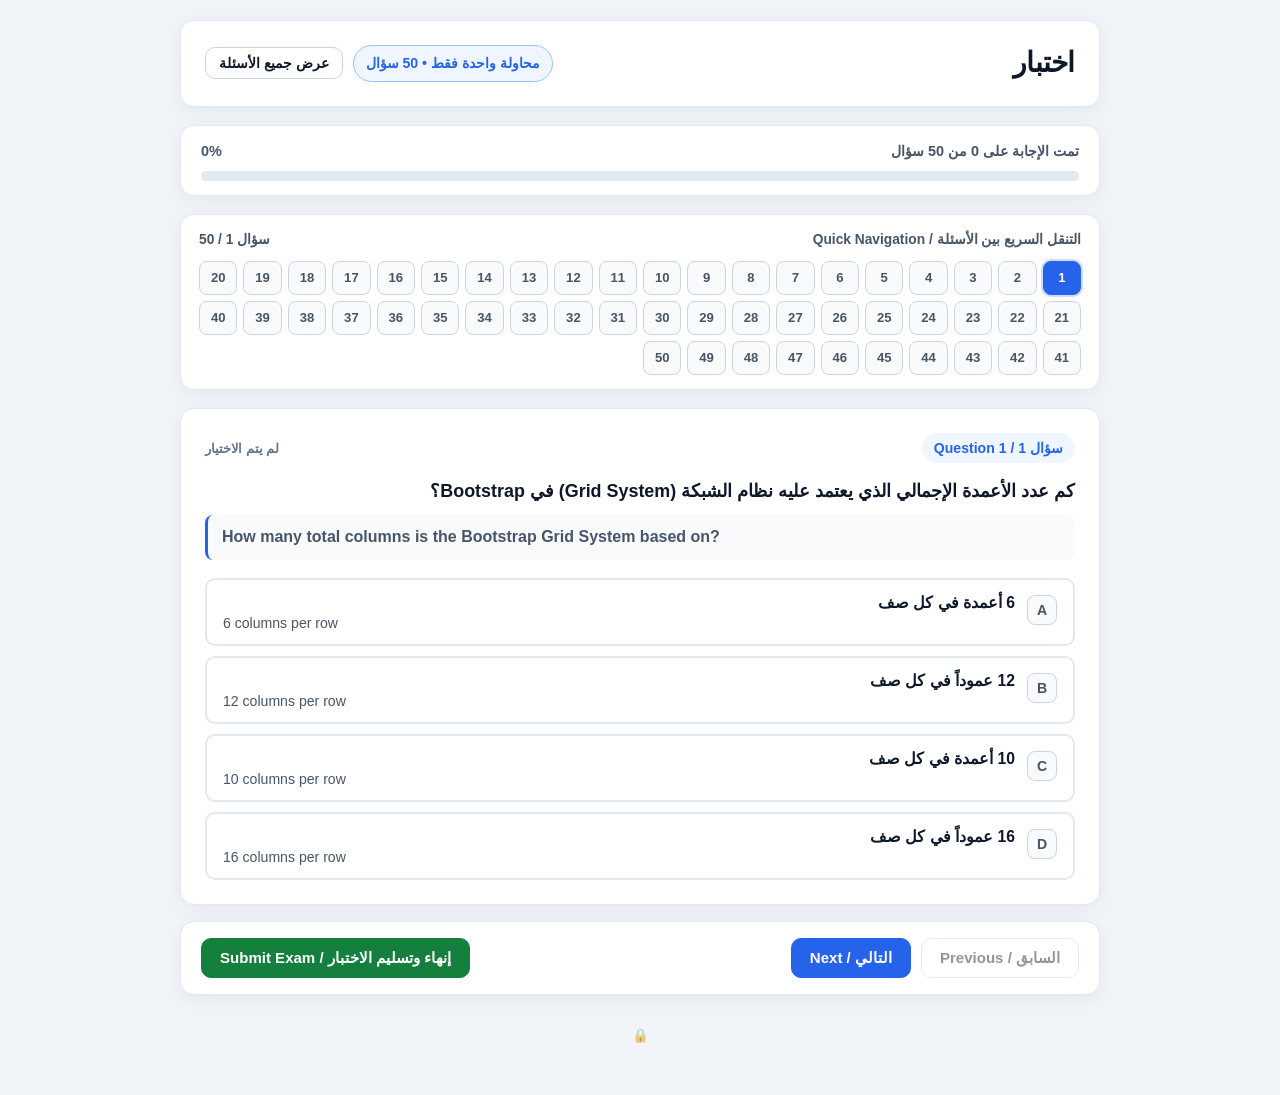
<file: bootstrapTest1.html>
<!DOCTYPE html>
<html lang="ar" dir="rtl">
<head>
  <meta charset="UTF-8">
  <meta name="viewport" content="width=device-width, initial-scale=1.0">
  <title>اختبار</title>
  <style>
    :root {
      --bg: #f1f5f9;
      --surface: #ffffff;
      --surface-alt: #f8fafc;
      --border: #e2e8f0;
      --border-strong: #cbd5e1;
      --text: #0f172a;
      --text-muted: #475569;
      --text-light: #64748b;
      --primary: #2563eb;
      --primary-hover: #1d4ed8;
      --primary-soft: #eff6ff;
      --primary-border: #93c5fd;
      --success: #15803d;
      --success-bg: #f0fdf4;
      --success-border: #86efac;
      --danger: #b91c1c;
      --danger-bg: #fef2f2;
      --danger-border: #fca5a5;
      --warn: #b45309;
      --warn-bg: #fffbeb;
      --warn-border: #fcd34d;
      --radius: 14px;
      --radius-sm: 10px;
      --shadow: 0 4px 20px rgba(15, 23, 42, 0.06);
    }

    * {
      box-sizing: border-box;
      margin: 0;
      padding: 0;
    }

    body {
      font-family: 'Segoe UI', Tahoma, Geneva, Verdana, Arial, sans-serif;
      background: var(--bg);
      color: var(--text);
      line-height: 1.6;
      min-height: 100vh;
      padding: 20px 14px 48px;
    }

    .container {
      max-width: 920px;
      margin: 0 auto;
    }

    .header {
      background: var(--surface);
      border: 1px solid var(--border);
      border-radius: var(--radius);
      padding: 20px 24px;
      margin-bottom: 18px;
      box-shadow: var(--shadow);
      display: flex;
      flex-wrap: wrap;
      align-items: center;
      justify-content: space-between;
      gap: 14px;
    }

    .header h1 {
      font-size: 1.75rem;
      font-weight: 800;
      color: var(--text);
      letter-spacing: -0.01em;
    }

    .header-controls {
      display: flex;
      align-items: center;
      gap: 10px;
      flex-wrap: wrap;
    }

    .badge {
      display: inline-flex;
      align-items: center;
      gap: 6px;
      background: var(--primary-soft);
      color: var(--primary);
      border: 1px solid var(--primary-border);
      padding: 6px 12px;
      border-radius: 999px;
      font-size: 0.88rem;
      font-weight: 700;
    }

    .badge.locked {
      background: var(--warn-bg);
      color: var(--warn);
      border-color: var(--warn-border);
    }

    .progress-wrap {
      background: var(--surface);
      border: 1px solid var(--border);
      border-radius: var(--radius);
      padding: 14px 20px;
      margin-bottom: 18px;
      box-shadow: var(--shadow);
    }

    .progress-top {
      display: flex;
      justify-content: space-between;
      align-items: center;
      font-size: 0.9rem;
      font-weight: 600;
      color: var(--text-muted);
      margin-bottom: 8px;
      flex-wrap: wrap;
      gap: 8px;
    }

    .progress-track {
      width: 100%;
      height: 10px;
      background: var(--border);
      border-radius: 999px;
      overflow: hidden;
    }

    .progress-fill {
      height: 100%;
      width: 0%;
      background: linear-gradient(90deg, #2563eb, #3b82f6);
      border-radius: 999px;
      transition: width 0.25s ease;
    }

    .btn {
      display: inline-flex;
      align-items: center;
      justify-content: center;
      gap: 6px;
      padding: 10px 18px;
      border-radius: var(--radius-sm);
      border: 1px solid var(--border-strong);
      background: var(--surface);
      color: var(--text);
      font-family: inherit;
      font-size: 0.94rem;
      font-weight: 700;
      cursor: pointer;
      transition: background-color 0.18s ease, border-color 0.18s ease, transform 0.12s ease;
      user-select: none;
    }

    .btn:hover:not(:disabled) {
      background: var(--surface-alt);
      border-color: var(--primary);
    }

    .btn:active:not(:disabled) {
      transform: scale(0.98);
    }

    .btn:disabled {
      opacity: 0.45;
      cursor: not-allowed;
    }

    .btn-primary {
      background: var(--primary);
      border-color: var(--primary);
      color: #ffffff;
    }

    .btn-primary:hover:not(:disabled) {
      background: var(--primary-hover);
      border-color: var(--primary-hover);
    }

    .btn-success {
      background: var(--success);
      border-color: var(--success);
      color: #ffffff;
    }

    .btn-success:hover:not(:disabled) {
      background: #166534;
      border-color: #166534;
    }

    .btn-sm {
      padding: 7px 13px;
      font-size: 0.85rem;
    }

    .palette-card {
      background: var(--surface);
      border: 1px solid var(--border);
      border-radius: var(--radius);
      padding: 14px 18px;
      margin-bottom: 18px;
      box-shadow: var(--shadow);
    }

    .palette-head {
      display: flex;
      justify-content: space-between;
      align-items: center;
      margin-bottom: 10px;
      font-size: 0.86rem;
      color: var(--text-muted);
      font-weight: 700;
    }

    .palette-grid {
      display: grid;
      grid-template-columns: repeat(auto-fill, minmax(38px, 1fr));
      gap: 6px;
    }

    .q-dot {
      height: 34px;
      border-radius: 8px;
      border: 1px solid var(--border-strong);
      background: var(--surface-alt);
      color: var(--text-muted);
      font-family: inherit;
      font-size: 0.82rem;
      font-weight: 700;
      cursor: pointer;
      transition: all 0.15s ease;
    }

    .q-dot:hover {
      border-color: var(--primary);
      color: var(--primary);
    }

    .q-dot.answered {
      background: var(--primary-soft);
      border-color: var(--primary-border);
      color: var(--primary);
    }

    .q-dot.current {
      background: var(--primary);
      border-color: var(--primary);
      color: #ffffff;
      box-shadow: 0 0 0 2px rgba(37, 99, 235, 0.22);
    }

    .question-card {
      background: var(--surface);
      border: 1px solid var(--border);
      border-radius: var(--radius);
      padding: 24px;
      margin-bottom: 16px;
      box-shadow: var(--shadow);
    }

    .q-meta {
      display: flex;
      align-items: center;
      justify-content: space-between;
      margin-bottom: 14px;
      gap: 10px;
    }

    .q-number {
      display: inline-block;
      background: var(--primary-soft);
      color: var(--primary);
      font-weight: 800;
      font-size: 0.88rem;
      padding: 4px 12px;
      border-radius: 999px;
    }

    .q-status {
      font-size: 0.82rem;
      font-weight: 700;
      color: var(--text-light);
    }

    .q-status.done {
      color: var(--primary);
    }

    .q-text-ar {
      font-size: 1.12rem;
      font-weight: 700;
      color: var(--text);
      margin-bottom: 8px;
      line-height: 1.65;
    }

    .q-text-en {
      direction: ltr;
      text-align: left;
      font-size: 1rem;
      font-weight: 600;
      color: var(--text-muted);
      padding: 10px 14px;
      background: var(--surface-alt);
      border-left: 3px solid var(--primary);
      border-radius: 8px;
      margin-bottom: 18px;
      line-height: 1.55;
    }

    code {
      font-family: Consolas, 'Courier New', monospace;
      direction: ltr;
      unicode-bidi: isolate;
      display: inline-block;
      background: #e2e8f0;
      color: #0f172a;
      padding: 1px 6px;
      border-radius: 5px;
      font-size: 0.9em;
      font-weight: 700;
    }

    .options-list {
      display: grid;
      grid-template-columns: 1fr;
      gap: 10px;
    }

    .option-btn {
      width: 100%;
      text-align: right;
      display: flex;
      align-items: flex-start;
      gap: 12px;
      padding: 13px 16px;
      border-radius: var(--radius-sm);
      border: 2px solid var(--border);
      background: var(--surface);
      color: var(--text);
      font-family: inherit;
      cursor: pointer;
      transition: all 0.16s ease;
    }

    .option-btn:hover {
      border-color: var(--primary-border);
      background: var(--surface-alt);
    }

    .option-btn.selected {
      border-color: var(--primary);
      background: var(--primary-soft);
    }

    .opt-letter {
      flex-shrink: 0;
      width: 30px;
      height: 30px;
      border-radius: 8px;
      background: var(--surface-alt);
      border: 1px solid var(--border-strong);
      color: var(--text-muted);
      display: flex;
      align-items: center;
      justify-content: center;
      font-weight: 800;
      font-size: 0.88rem;
      margin-top: 2px;
    }

    .option-btn.selected .opt-letter {
      background: var(--primary);
      border-color: var(--primary);
      color: #ffffff;
    }

    .opt-content {
      flex: 1;
      display: flex;
      flex-direction: column;
      gap: 3px;
    }

    .opt-ar {
      font-size: 0.98rem;
      font-weight: 700;
      color: var(--text);
    }

    .opt-en {
      direction: ltr;
      text-align: left;
      font-size: 0.88rem;
      font-weight: 500;
      color: var(--text-muted);
    }

    .nav-bar {
      display: flex;
      justify-content: space-between;
      align-items: center;
      gap: 12px;
      flex-wrap: wrap;
      margin-top: 16px;
      padding: 16px 20px;
      background: var(--surface);
      border: 1px solid var(--border);
      border-radius: var(--radius);
      box-shadow: var(--shadow);
    }

    .nav-group {
      display: flex;
      gap: 10px;
      flex-wrap: wrap;
    }

    .result-banner {
      background: var(--surface);
      border: 1px solid var(--border);
      border-radius: var(--radius);
      padding: 28px 24px;
      margin-bottom: 20px;
      box-shadow: var(--shadow);
      text-align: center;
    }

    .score-circle {
      width: 132px;
      height: 132px;
      border-radius: 50%;
      margin: 0 auto 16px;
      display: flex;
      flex-direction: column;
      align-items: center;
      justify-content: center;
      background: var(--primary-soft);
      border: 6px solid var(--primary);
    }

    .score-circle.high {
      background: var(--success-bg);
      border-color: var(--success);
    }

    .score-circle.low {
      background: var(--danger-bg);
      border-color: var(--danger);
    }

    .score-pct {
      font-size: 1.9rem;
      font-weight: 900;
      line-height: 1.1;
      color: var(--text);
    }

    .score-frac {
      font-size: 0.92rem;
      font-weight: 700;
      color: var(--text-muted);
      margin-top: 2px;
    }

    .result-title {
      font-size: 1.35rem;
      font-weight: 800;
      margin-bottom: 6px;
    }

    .result-sub {
      color: var(--text-muted);
      font-size: 0.95rem;
      margin-bottom: 20px;
    }

    .stats-row {
      display: grid;
      grid-template-columns: repeat(3, 1fr);
      gap: 12px;
      max-width: 560px;
      margin: 0 auto;
    }

    .stat-box {
      padding: 14px 10px;
      border-radius: var(--radius-sm);
      border: 1px solid var(--border);
      background: var(--surface-alt);
    }

    .stat-box.correct {
      background: var(--success-bg);
      border-color: var(--success-border);
      color: var(--success);
    }

    .stat-box.wrong {
      background: var(--danger-bg);
      border-color: var(--danger-border);
      color: var(--danger);
    }

    .stat-val {
      font-size: 1.5rem;
      font-weight: 900;
      line-height: 1.2;
    }

    .stat-lbl {
      font-size: 0.82rem;
      font-weight: 700;
      margin-top: 3px;
    }

    .review-header {
      display: flex;
      align-items: center;
      justify-content: space-between;
      margin: 24px 0 14px;
      flex-wrap: wrap;
      gap: 8px;
    }

    .review-header h2 {
      font-size: 1.2rem;
      font-weight: 800;
      color: var(--danger);
    }

    .review-card {
      background: var(--surface);
      border: 1px solid var(--danger-border);
      border-right: 5px solid var(--danger);
      border-radius: var(--radius);
      padding: 20px;
      margin-bottom: 14px;
      box-shadow: var(--shadow);
    }

    .ans-compare {
      display: grid;
      grid-template-columns: 1fr 1fr;
      gap: 12px;
      margin-top: 14px;
    }

    .ans-box {
      padding: 12px 14px;
      border-radius: var(--radius-sm);
      border: 1px solid var(--border);
    }

    .ans-box.user-wrong {
      background: var(--danger-bg);
      border-color: var(--danger-border);
    }

    .ans-box.right-ans {
      background: var(--success-bg);
      border-color: var(--success-border);
    }

    .ans-tag {
      font-size: 0.8rem;
      font-weight: 800;
      margin-bottom: 6px;
      display: block;
    }

    .ans-box.user-wrong .ans-tag {
      color: var(--danger);
    }

    .ans-box.right-ans .ans-tag {
      color: var(--success);
    }

    .exp-box {
      margin-top: 12px;
      padding: 11px 14px;
      border-radius: var(--radius-sm);
      background: var(--surface-alt);
      border: 1px solid var(--border);
      font-size: 0.9rem;
      color: var(--text-muted);
    }

    .exp-en {
      direction: ltr;
      text-align: left;
      margin-top: 4px;
      font-size: 0.85rem;
      color: var(--text-light);
    }

    .perfect-box {
      background: var(--success-bg);
      border: 1px solid var(--success-border);
      color: var(--success);
      border-radius: var(--radius);
      padding: 22px;
      text-align: center;
      font-weight: 800;
      font-size: 1.05rem;
    }

    .modal-backdrop {
      position: fixed;
      inset: 0;
      background: rgba(15, 23, 42, 0.55);
      display: none;
      align-items: center;
      justify-content: center;
      padding: 16px;
      z-index: 1000;
    }

    .modal-backdrop.open {
      display: flex;
    }

    .modal-card {
      background: var(--surface);
      border-radius: var(--radius);
      max-width: 440px;
      width: 100%;
      padding: 24px;
      box-shadow: 0 20px 50px rgba(15, 23, 42, 0.25);
      border: 1px solid var(--border);
    }

    .modal-card h3 {
      font-size: 1.15rem;
      font-weight: 800;
      margin-bottom: 10px;
    }

    .modal-card p {
      font-size: 0.94rem;
      color: var(--text-muted);
      margin-bottom: 14px;
    }

    .modal-warn {
      background: var(--warn-bg);
      border: 1px solid var(--warn-border);
      color: var(--warn);
      padding: 10px 12px;
      border-radius: 8px;
      font-size: 0.88rem;
      font-weight: 700;
      margin-bottom: 14px;
    }

    .modal-actions {
      display: flex;
      justify-content: flex-end;
      gap: 10px;
      margin-top: 16px;
    }

    .pin-input {
      width: 100%;
      padding: 10px 14px;
      border: 1px solid var(--border-strong);
      border-radius: 8px;
      font-size: 1rem;
      font-family: inherit;
      direction: ltr;
      text-align: center;
      letter-spacing: 0.2em;
    }

    .pin-error {
      color: var(--danger);
      font-size: 0.84rem;
      font-weight: 700;
      margin-top: 6px;
      min-height: 20px;
    }

    .hidden {
      display: none !important;
    }

    .footer {
      margin-top: 28px;
      text-align: center;
      font-size: 0.8rem;
      color: var(--text-light);
    }

    .unlock-trigger {
      background: transparent;
      border: none;
      color: var(--text-light);
      cursor: pointer;
      font-size: 0.85rem;
      padding: 4px 8px;
      border-radius: 6px;
      opacity: 0.55;
      transition: opacity 0.15s;
    }

    .unlock-trigger:hover {
      opacity: 1;
    }

    @media (max-width: 640px) {
      .header {
        padding: 16px;
      }
      .question-card {
        padding: 18px 14px;
      }
      .ans-compare {
        grid-template-columns: 1fr;
      }
      .stats-row {
        grid-template-columns: 1fr;
      }
    }
  </style>
</head>
<body>
  <div class="container">
    <header class="header">
      <h1>اختبار</h1>
      <div class="header-controls">
        <span id="attemptBadge" class="badge">محاولة واحدة فقط • 50 سؤال</span>
        <button id="toggleViewBtn" class="btn btn-sm" type="button">عرض جميع الأسئلة</button>
      </div>
    </header>

    <main id="quizSection">
      <section class="progress-wrap">
        <div class="progress-top">
          <span id="progressLabel">تمت الإجابة على 0 من 50 سؤال</span>
          <span id="progressPct">0%</span>
        </div>
        <div class="progress-track">
          <div id="progressFill" class="progress-fill"></div>
        </div>
      </section>

      <section id="paletteCard" class="palette-card">
        <div class="palette-head">
          <span>التنقل السريع بين الأسئلة / Quick Navigation</span>
          <span id="currentIndicator">سؤال 1 / 50</span>
        </div>
        <div id="paletteGrid" class="palette-grid"></div>
      </section>

      <div id="questionsContainer"></div>

      <nav class="nav-bar">
        <div id="singleNavGroup" class="nav-group">
          <button id="prevBtn" class="btn" type="button">السابق / Previous</button>
          <button id="nextBtn" class="btn btn-primary" type="button">التالي / Next</button>
        </div>
        <button id="submitBtn" class="btn btn-success" type="button">إنهاء وتسليم الاختبار / Submit Exam</button>
      </nav>
    </main>

    <section id="resultSection" class="hidden">
      <div class="result-banner">
        <div id="scoreCircle" class="score-circle">
          <div id="scorePct" class="score-pct">0%</div>
          <div id="scoreFrac" class="score-frac">0 / 50</div>
        </div>
        <div id="resultTitle" class="result-title">نتيجة الاختبار</div>
        <div id="resultSub" class="result-sub">تم إغلاق الاختبار بعد استخدام المحاولة الوحيدة المتاحة.</div>
        <div class="stats-row">
          <div class="stat-box">
            <div class="stat-val">50</div>
            <div class="stat-lbl">إجمالي الأسئلة / Total</div>
          </div>
          <div class="stat-box correct">
            <div id="correctCount" class="stat-val">0</div>
            <div class="stat-lbl">إجابات صحيحة / Correct</div>
          </div>
          <div class="stat-box wrong">
            <div id="wrongCount" class="stat-val">0</div>
            <div class="stat-lbl">إجابات خاطئة / Wrong</div>
          </div>
        </div>
      </div>

      <div id="wrongReviewSection"></div>
    </section>

    <footer class="footer">
      <button id="unlockBtn" class="unlock-trigger" type="button" title="إعادة تعيين بواسطة المعلم">&#128274;</button>
    </footer>
  </div>

  <div id="submitModal" class="modal-backdrop" role="dialog" aria-modal="true" aria-labelledby="submitModalTitle">
    <div class="modal-card">
      <h3 id="submitModalTitle">تأكيد تسليم الاختبار / Confirm Submission</h3>
      <p id="submitModalText"></p>
      <div id="submitModalWarn" class="modal-warn hidden"></div>
      <p style="font-size:0.86rem; margin-bottom:0;">تنبيه: لديك فرصة واحدة فقط، ولن تتمكن من تعديل الإجابات أو إعادة الاختبار بعد التسليم.</p>
      <div class="modal-actions">
        <button id="cancelSubmitBtn" class="btn" type="button">مراجعة / Review</button>
        <button id="confirmSubmitBtn" class="btn btn-success" type="button">تسليم نهائي / Confirm</button>
      </div>
    </div>
  </div>

  <div id="unlockModal" class="modal-backdrop" role="dialog" aria-modal="true" aria-labelledby="unlockModalTitle">
    <div class="modal-card">
      <h3 id="unlockModalTitle">إعادة تعيين الاختبار (للمعلم)</h3>
      <p>أدخل رمز المعلم لإعادة فتح الاختبار على هذا الجهاز:</p>
      <input id="pinInput" class="pin-input" type="password" placeholder="****" autocomplete="off">
      <div id="pinError" class="pin-error"></div>
      <div class="modal-actions">
        <button id="cancelUnlockBtn" class="btn" type="button">إلغاء</button>
        <button id="confirmUnlockBtn" class="btn btn-primary" type="button">فتح الاختبار</button>
      </div>
    </div>
  </div>

  <script>
    (function () {
      const STORAGE_KEY = 'bootstrap_exam_50_locked_v1';
      const INSTRUCTOR_PIN = '1234';
      const LETTERS = ['A', 'B', 'C', 'D'];

      const QUESTIONS = [
        // --- Grid, Colors, Opacity, Display, Spacing, Typography, Flexbox (11 questions) ---
        {
          id: 1,
          ar: 'كم عدد الأعمدة الإجمالي الذي يعتمد عليه نظام الشبكة (Grid System) في Bootstrap؟',
          en: 'How many total columns is the Bootstrap Grid System based on?',
          options: [
            { ar: '6 أعمدة في كل صف', en: '6 columns per row' },
            { ar: '12 عموداً في كل صف', en: '12 columns per row' },
            { ar: '10 أعمدة في كل صف', en: '10 columns per row' },
            { ar: '16 عموداً في كل صف', en: '16 columns per row' }
          ],
          answer: 1,
          expAr: 'نظام الشبكة في Bootstrap يقسّم كل صف `.row` إلى 12 عموداً.',
          expEn: 'Bootstrap’s grid divides each `.row` into 12 equal columns.'
        },
        {
          id: 2,
          ar: 'في الكود `<div class="col-12 col-sm-6 col-md-4 col-lg-3">`، كم عموداً يظهر في الصف الواحد على الشاشات الكبيرة (`lg`)؟',
          en: 'In `<div class="col-12 col-sm-6 col-md-4 col-lg-3">`, how many columns fit in one row on large (`lg`) screens?',
          options: [
            { ar: '4 أعمدة في الصف الواحد (12 ÷ 3)', en: '4 columns per row (12 ÷ 3)' },
            { ar: '3 أعمدة في الصف الواحد (12 ÷ 4)', en: '3 columns per row (12 ÷ 4)' },
            { ar: 'عمودان في الصف الواحد (12 ÷ 6)', en: '2 columns per row (12 ÷ 6)' },
            { ar: 'عمود واحد فقط في الصف (12 ÷ 12)', en: '1 column per row (12 ÷ 12)' }
          ],
          answer: 0,
          expAr: 'الكلاس `col-lg-3` يجعل كل عنصر يأخذ 3 من أصل 12، فيتسع الصف لـ 4 عناصر.',
          expEn: '`col-lg-3` spans 3 out of 12 grid tracks, fitting 4 items per row.'
        },
        {
          id: 3,
          ar: 'ما وظيفة الكلاس `.row` داخل `.container` في شبكة Bootstrap؟',
          en: 'What is the purpose of `.row` inside `.container` in the Bootstrap grid?',
          options: [
            { ar: 'إخفاء الأعمدة على شاشات الهواتف الصغيرة', en: 'Hides columns on small mobile screens' },
            { ar: 'تغيير لون الخلفية إلى الرمادي الغامق', en: 'Changes the background color to dark gray' },
            { ar: 'تنظيم الأعمدة أفقياً في صف واحد مرن', en: 'Wraps and aligns columns horizontally in a flex row' },
            { ar: 'تثبيت شريط التنقل في أعلى الصفحة', en: 'Fixes the navigation bar to the top of the page' }
          ],
          answer: 2,
          expAr: 'الكلاس `.row` يعمل كحاوية مرنة تجمع أعمدة الشبكة `.col-*` في صفوف منظمة.',
          expEn: '`.row` serves as a flex wrapper that organizes `.col-*` columns horizontally.'
        },
        {
          id: 4,
          ar: 'أي كلاس في Bootstrap يعطي خلفية حمراء للعنصر؟',
          en: 'Which Bootstrap class gives an element a red background color?',
          options: [
            { ar: '`bg-primary`', en: '`bg-primary`' },
            { ar: '`bg-success`', en: '`bg-success`' },
            { ar: '`bg-warning`', en: '`bg-warning`' },
            { ar: '`bg-danger`', en: '`bg-danger`' }
          ],
          answer: 3,
          expAr: 'الكلاس `bg-danger` يطبق لون الخلفية الأحمر في Bootstrap.',
          expEn: '`bg-danger` applies Bootstrap’s red background color.'
        },
        {
          id: 5,
          ar: 'ما تأثير الكلاسين `fs-5` و `fw-bold` على النص داخل العنصر؟',
          en: 'What do the classes `fs-5` and `fw-bold` do to text inside an element?',
          options: [
            { ar: 'ضبط حجم الخط إلى المستوى 5 وجعل الخط عريضاً', en: 'Sets font size to level 5 and makes the text bold' },
            { ar: 'إضافة مسافة داخلية 5 بكسل وإطار سميك', en: 'Adds 5px padding and a thick border' },
            { ar: 'تحريك النص 5 وحدات لليسار وتوسيطه', en: 'Shifts text 5 units left and centers it' },
            { ar: 'تقليل شفافية النص إلى 50% وتلوينه', en: 'Reduces text opacity to 50% and colors it' }
          ],
          answer: 0,
          expAr: '`fs-5` تعني Font Size 5 و `fw-bold` تعني Font Weight Bold.',
          expEn: '`fs-5` sets the font size scale to 5 and `fw-bold` sets bold font weight.'
        },
        {
          id: 6,
          ar: 'ماذا تفعل الفئة `bg-opacity-25` عند إضافتها مع `bg-danger`؟',
          en: 'What does `bg-opacity-25` do when combined with `bg-danger`?',
          options: [
            { ar: 'تجعل عرض العنصر 25% من عرض الشاشة', en: 'Sets the element width to 25% of the screen' },
            { ar: 'تقلل شفافية لون الخلفية إلى 25% فقط', en: 'Sets the background color opacity to 25%' },
            { ar: 'تضيف هامشاً داخلياً بمقدار 25 بكسل', en: 'Adds 25px of inner padding around the text' },
            { ar: 'تخفي النص بنسبة 25% مع إبقاء الخلفية داكنة', en: 'Fades the text to 25% while keeping the background solid' }
          ],
          answer: 1,
          expAr: 'الكلاس `bg-opacity-25` يضبط درجة عتامة لون الخلفية إلى 25% دون التأثير على وضوح النص.',
          expEn: '`bg-opacity-25` sets background color opacity to 25% without fading the text.'
        },
        {
          id: 7,
          ar: 'ما تأثير الكلاس `d-none` على أي عنصر في Bootstrap؟',
          en: 'What is the effect of the `d-none` class on any Bootstrap element?',
          options: [
            { ar: 'يحوّل العنصر إلى حاوية Flexbox أفقية', en: 'Turns the element into a horizontal Flexbox container' },
            { ar: 'يحذف حدود العنصر الخارجية فقط', en: 'Removes the element’s outer border only' },
            { ar: 'يخفي العنصر تماماً من الصفحة (`display: none`)', en: 'Completely hides the element (`display: none`)' },
            { ar: 'يجعل العنصر يظهر ككتلة في سطر مستقل', en: 'Displays the element as a block on its own line' }
          ],
          answer: 2,
          expAr: 'الكلاس `d-none` يطبق `display: none` فيخفي العنصر تماماً من العرض.',
          expEn: '`d-none` applies `display: none`, hiding the element from layout.'
        },
        {
          id: 8,
          ar: 'أي كلاس في Bootstrap يحوّل العنصر إلى حاوية مرنة (`display: flex`)؟',
          en: 'Which Bootstrap class turns an element into a Flexbox container (`display: flex`)?',
          options: [
            { ar: '`d-block`', en: '`d-block`' },
            { ar: '`d-inline`', en: '`d-inline`' },
            { ar: '`d-none`', en: '`d-none`' },
            { ar: '`d-flex`', en: '`d-flex`' }
          ],
          answer: 3,
          expAr: 'الكلاس `d-flex` يفعّل `display: flex` لتمكين محاذاة العناصر بسهولة.',
          expEn: '`d-flex` applies `display: flex` to enable Flexbox alignment utilities.'
        },
        {
          id: 9,
          ar: 'في الكود `<div class="d-flex align-items-center justify-content-evenly" style="height: 300px;">`، ما وظيفة `align-items-center`؟',
          en: 'In `<div class="d-flex align-items-center justify-content-evenly" style="height: 300px;">`, what does `align-items-center` do?',
          options: [
            { ar: 'توسيط العناصر عمودياً داخل ارتفاع الحاوية', en: 'Centers the items vertically inside the container height' },
            { ar: 'توسيط النص داخل الفقرة أفقياً فقط', en: 'Centers text horizontally inside a paragraph only' },
            { ar: 'توزيع المسافات بين العناصر بالتساوي أفقياً', en: 'Distributes horizontal space evenly between items' },
            { ar: 'إضافة إطار حول كل عنصر داخل الحاوية', en: 'Adds a border around each item in the container' }
          ],
          answer: 0,
          expAr: 'في الصف الأفقي المرن، `align-items-center` يوسط العناصر على المحور العمودي.',
          expEn: 'In a horizontal flex container, `align-items-center` centers items vertically.'
        },
        {
          id: 10,
          ar: 'ما وظيفة الكلاس `justify-content-evenly` مع `d-flex`؟',
          en: 'What does `justify-content-evenly` do when used with `d-flex`?',
          options: [
            { ar: 'دفع جميع العناصر إلى أقصى اليمين فقط', en: 'Pushes all items to the far right edge only' },
            { ar: 'توزيع الفراغات بالتساوي بين العناصر وحولها أفقياً', en: 'Distributes equal horizontal space between and around items' },
            { ar: 'وضع العناصر فوق بعضها في عمود رأسي', en: 'Stacks items on top of each other vertically' },
            { ar: 'تمديد كل عنصر ليملأ 100% من الارتفاع', en: 'Stretches every item to fill 100% of the height' }
          ],
          answer: 1,
          expAr: '`justify-content-evenly` يوزع المسافات الأفقية بالتساوي بين العناصر وبينها وبين الحواف.',
          expEn: '`justify-content-evenly` places equal space between items and at both edges.'
        },
        {
          id: 11,
          ar: 'ما وظيفة الكلاس `p-5` في Bootstrap؟',
          en: 'What does the `p-5` class do in Bootstrap?',
          options: [
            { ar: 'يضيف هامشاً خارجياً (Margin) من جميع الجهات', en: 'Adds outer margin on all sides' },
            { ar: 'يحدد سمك الحدود الخارجية إلى 5 بكسل', en: 'Sets the outer border width to 5px' },
            { ar: 'يضيف مسافة داخلية (Padding) كبيرة من جميع الجهات', en: 'Adds large inner padding on all four sides' },
            { ar: 'يجعل العنصر يأخذ 5 أعمدة من الشبكة', en: 'Makes the element span 5 grid columns' }
          ],
          answer: 2,
          expAr: 'الحرف `p` يرمز إلى `padding` والرقم `5` هو أعلى مستوى مسافة داخلية في مقياس Bootstrap.',
          expEn: '`p` stands for padding and `5` applies the largest default spacing scale on all sides.'
        },

        // --- Spinners, Buttons & JS DOM (10 questions) ---
        {
          id: 12,
          ar: 'أي كلاس في Bootstrap ينشئ مؤشر تحميل دائري دوّار (Border Spinner)؟',
          en: 'Which Bootstrap class creates a rotating circular border spinner?',
          options: [
            { ar: '`spinner-grow`', en: '`spinner-grow`' },
            { ar: '`spinner-line`', en: '`spinner-line`' },
            { ar: '`loader-circle`', en: '`loader-circle`' },
            { ar: '`spinner-border`', en: '`spinner-border`' }
          ],
          answer: 3,
          expAr: 'الكلاس `spinner-border` يعرض دائرة تحميل تدور باستمرار.',
          expEn: '`spinner-border` creates a rotating circular loading indicator.'
        },
        {
          id: 13,
          ar: 'ما الفرق بين `spinner-border` و `spinner-grow` في Bootstrap؟',
          en: 'What is the difference between `spinner-border` and `spinner-grow` in Bootstrap?',
          options: [
            { ar: '`spinner-border` يدور كحلقة بينما `spinner-grow` ينبض ويكبر تدريجياً', en: '`spinner-border` spins as a ring while `spinner-grow` pulses outward' },
            { ar: '`spinner-border` للأزرار فقط و `spinner-grow` للجداول فقط', en: '`spinner-border` is for buttons only and `spinner-grow` is for tables' },
            { ar: '`spinner-border` لونه أحمر دائماً و `spinner-grow` أصفر دائماً', en: '`spinner-border` is always red and `spinner-grow` is always yellow' },
            { ar: '`spinner-border` يحتاج JavaScript و `spinner-grow` يعمل بـ HTML فقط', en: '`spinner-border` needs JavaScript while `spinner-grow` is HTML only' }
          ],
          answer: 0,
          expAr: '`spinner-border` مؤشر دوار بحافة، أما `spinner-grow` فمؤشر ينبض بالظهور والاختفاء.',
          expEn: '`spinner-border` rotates a circular border, while `spinner-grow` repeatedly grows and fades.'
        },
        {
          id: 14,
          ar: 'ما وظيفة الكلاس `spinner-border-sm` عند وضعه داخل زر `<button>`؟',
          en: 'What does `spinner-border-sm` do when placed inside a `<button>`?',
          options: [
            { ar: 'يخفي مؤشر التحميل على الشاشات الصغيرة', en: 'Hides the spinner on small screens' },
            { ar: 'يجعل حجم مؤشر التحميل صغيراً مناسباً للزر', en: 'Makes the spinner small enough to fit neatly inside a button' },
            { ar: 'يوقف حركة دوران مؤشر التحميل فوراً', en: 'Stops the spinner rotation immediately' },
            { ar: 'يغير لون مؤشر التحميل إلى الأسود', en: 'Changes the spinner color to black' }
          ],
          answer: 1,
          expAr: 'اللاحقة `-sm` تصغّر حجم الـ Spinner ليناسب المساحات الضيقة مثل الأزرار.',
          expEn: 'The `-sm` modifier shrinks the spinner for compact components like buttons.'
        },
        {
          id: 15,
          ar: 'كيف نغير لون مؤشر التحميل `spinner-border` إلى الأحمر في Bootstrap؟',
          en: 'How do you change the color of a `spinner-border` to red in Bootstrap?',
          options: [
            { ar: 'بإضافة الكلاس `bg-danger`', en: 'By adding the `bg-danger` class' },
            { ar: 'بإضافة الكلاس `btn-danger`', en: 'By adding the `btn-danger` class' },
            { ar: 'بإضافة الكلاس `text-danger`', en: 'By adding the `text-danger` class' },
            { ar: 'بإضافة الكلاس `alert-danger`', en: 'By adding the `alert-danger` class' }
          ],
          answer: 2,
          expAr: 'مؤشرات التحميل تستخدم `currentColor`، لذا يُغير لونها عبر كلاسات ألوان النص مثل `text-danger`.',
          expEn: 'Spinners use `currentColor`, so text color utilities like `text-danger` set their color.'
        },
        {
          id: 16,
          ar: 'في كود زر التحميل، لماذا أُضيف الكلاس `d-none` إلى `<span id="spinner">` في البداية؟',
          en: 'In the Download button code, why is `d-none` initially added to `<span id="spinner">`?',
          options: [
            { ar: 'لتغيير لون الزر إلى الرمادي تلقائياً', en: 'To change the button color to gray automatically' },
            { ar: 'لتعطيل الزر فور تحميل الصفحة', en: 'To disable the button as soon as the page loads' },
            { ar: 'لإخفاء كلمة Download قبل النقر', en: 'To hide the word Download before clicking' },
            { ar: 'لإخفاء مؤشر التحميل حتى يضغط المستخدم على الزر', en: 'To hide the spinner until the user clicks the button' }
          ],
          answer: 3,
          expAr: 'نضع `d-none` لإخفاء الـ Spinner مبدئياً ثم نزيله بـ `classList.remove(\'d-none\')` عند النقر.',
          expEn: '`d-none` hides the spinner initially until JavaScript removes it on click.'
        },
        {
          id: 17,
          ar: 'ماذا تفعل الدالة `document.getElementById(\'button\')` في JavaScript؟',
          en: 'What does `document.getElementById(\'button\')` do in JavaScript?',
          options: [
            { ar: 'تُحضر العنصر الذي يحمل السمة `id="button"` من الصفحة', en: 'Selects the HTML element whose `id` is `"button"`' },
            { ar: 'تنشئ زراً جديداً وتضيفه لنهاية الصفحة', en: 'Creates a new button and appends it to the page' },
            { ar: 'تحذف العنصر الذي يحمل الكلاس `button`', en: 'Deletes the element that has the class `button`' },
            { ar: 'تنفذ حدث النقر تلقائياً بدون تدخل المستخدم', en: 'Triggers a click event automatically without user input' }
          ],
          answer: 0,
          expAr: '`getElementById` تبحث في DOM وتعيد العنصر المطابق للمعرّف `id` المحدد.',
          expEn: '`getElementById` retrieves the DOM element matching the specified `id`.'
        },
        {
          id: 18,
          ar: 'ما وظيفة السطر `button.classList.add(\'btn-secondary\')` عند النقر على زر التحميل؟',
          en: 'What does `button.classList.add(\'btn-secondary\')` do when the Download button is clicked?',
          options: [
            { ar: 'يحذف جميع الكلاسات الموجودة على الزر', en: 'Removes all existing classes from the button' },
            { ar: 'يضيف الكلاس `btn-secondary` لتغيير مظهر الزر للون الرمادي', en: 'Adds the `btn-secondary` class to style the button gray' },
            { ar: 'يغير النص داخل الزر إلى كلمة Secondary', en: 'Changes the button text to the word Secondary' },
            { ar: 'يعطل الدالة `setTimeout` مؤقتاً', en: 'Temporarily disables the `setTimeout` function' }
          ],
          answer: 1,
          expAr: '`classList.add()` تضيف كلاس CSS جديداً إلى العنصر ديناميكياً.',
          expEn: '`classList.add()` dynamically attaches the specified CSS class to the element.'
        },
        {
          id: 19,
          ar: 'ما تأثير السطر `button.disabled = true;` في JavaScript؟',
          en: 'What is the effect of `button.disabled = true;` in JavaScript?',
          options: [
            { ar: 'يخفي الزر تماماً من شاشة المتصفح', en: 'Completely hides the button from the browser screen' },
            { ar: 'يحذف الزر نهائياً من كود HTML', en: 'Permanently removes the button from the HTML DOM' },
            { ar: 'يعطّل الزر ويمنع النقر عليه مرة أخرى أثناء التحميل', en: 'Disables the button so it cannot be clicked again while downloading' },
            { ar: 'يعيد تشغيل مؤشر التحميل بسرعة مضاعفة', en: 'Restarts the spinner animation at double speed' }
          ],
          answer: 2,
          expAr: 'تعيين `disabled = true` يمنع المستخدم من الضغط المتكرر على الزر أثناء تنفيذ العملية.',
          expEn: 'Setting `button.disabled = true` prevents repeated clicks while an action is in progress.'
        },
        {
          id: 20,
          ar: 'في الكود `setTimeout(() => { ... }, 2000)`، بعد كم ثانية يتم تنفيذ الكود بداخله؟',
          en: 'In `setTimeout(() => { ... }, 2000)`, after how many seconds does the code inside run?',
          options: [
            { ar: 'بعد 20 ثانية', en: 'After 20 seconds' },
            { ar: 'بعد 200 ثانية', en: 'After 200 seconds' },
            { ar: 'بعد نصف ثانية', en: 'After 0.5 seconds' },
            { ar: 'بعد ثانيتين (2000 مللي ثانية)', en: 'After 2 seconds (2000 milliseconds)' }
          ],
          answer: 3,
          expAr: 'الدالة `setTimeout` تستقبل الزمن بالمللي ثانية، وكل 1000 مللي ثانية تساوي ثانية واحدة.',
          expEn: '`setTimeout` takes milliseconds, so `2000` equals 2 seconds.'
        },
        {
          id: 21,
          ar: 'ما وظيفة السطر `text.innerText = \'Downloading...\';`؟',
          en: 'What does `text.innerText = \'Downloading...\';` do?',
          options: [
            { ar: 'يغيّر النص الظاهر داخل العنصر `text` إلى `Downloading...`', en: 'Changes the visible text inside the `text` element to `Downloading...`' },
            { ar: 'يضيف كلاساً جديداً اسمه `Downloading...` للعنصر', en: 'Adds a new CSS class named `Downloading...` to the element' },
            { ar: 'يفتح نافذة منبثقة تعرض رسالة تحميل', en: 'Opens a popup modal showing a download message' },
            { ar: 'يحفظ الملف تلقائياً على جهاز المستخدم', en: 'Automatically saves a file to the user’s computer' }
          ],
          answer: 0,
          expAr: 'الخاصية `innerText` تقرأ أو تعدّل النص الظاهر داخل عنصر HTML.',
          expEn: 'The `innerText` property updates the visible text content inside an element.'
        },

        // --- Alerts, Width, Form Control & Centering (7 questions) ---
        {
          id: 22,
          ar: 'ما الكلاسان المطلوبان لإنشاء صندوق تنبيه أخضر في Bootstrap؟',
          en: 'Which two classes are needed to create a green alert box in Bootstrap?',
          options: [
            { ar: '`btn btn-success`', en: '`btn btn-success`' },
            { ar: '`alert alert-success`', en: '`alert alert-success`' },
            { ar: '`card card-success`', en: '`card card-success`' },
            { ar: '`badge badge-success`', en: '`badge badge-success`' }
          ],
          answer: 1,
          expAr: 'يُنشأ التنبيه بالكلاس الأساسي `alert` متبوعاً بكلاس اللون مثل `alert-success`.',
          expEn: 'Alerts require the base `.alert` class paired with a contextual class like `.alert-success`.'
        },
        {
          id: 23,
          ar: 'أي كلاس تنبيه يُستخدم عادةً لعرض رسالة تحذير صفراء؟',
          en: 'Which alert class is used to display a yellow warning message?',
          options: [
            { ar: '`alert-primary`', en: '`alert-primary`' },
            { ar: '`alert-dark`', en: '`alert-dark`' },
            { ar: '`alert-warning`', en: '`alert-warning`' },
            { ar: '`alert-info`', en: '`alert-info`' }
          ],
          answer: 2,
          expAr: 'الكلاس `alert-warning` يعرض صندوق تنبيه بلون أصفر تحذيري.',
          expEn: '`alert-warning` styles the alert box in Bootstrap’s yellow warning palette.'
        },
        {
          id: 24,
          ar: 'ما وظيفة الكلاس `w-50` عند تطبيقه على عنصر `<div>`؟',
          en: 'What does the `w-50` class do when applied to a `<div>` element?',
          options: [
            { ar: 'يجعل ارتفاع العنصر 50 بكسل فقط', en: 'Sets the element height to 50 pixels only' },
            { ar: 'يجعل عرض العنصر 50 بكسل فقط', en: 'Sets the element width to 50 pixels only' },
            { ar: 'يضيف هامشاً سفلياً بمقدار 50%', en: 'Adds a bottom margin of 50%' },
            { ar: 'يجعل عرض العنصر 50% من عرض العنصر الأب', en: 'Sets the element width to 50% of its parent' }
          ],
          answer: 3,
          expAr: 'الكلاس `w-50` يطبق `width: 50%` نسبةً إلى الحاوية الأب.',
          expEn: '`w-50` sets `width: 50%` relative to the parent container.'
        },
        {
          id: 25,
          ar: 'ما فائدة إضافة الكلاس `form-control` إلى الوسم `<input type="text">` في Bootstrap؟',
          en: 'What is the benefit of adding `form-control` to `<input type="text">` in Bootstrap?',
          options: [
            { ar: 'تنسيق حقل الإدخال بشكل احترافي مع عرض كامل وحواف ناعمة', en: 'Styles the input cleanly with full width, padding, and rounded borders' },
            { ar: 'منع المستخدم من الكتابة داخل حقل الإدخال', en: 'Prevents the user from typing inside the input field' },
            { ar: 'تحويل حقل الإدخال النصي إلى قائمة منسدلة', en: 'Converts the text input into a dropdown menu' },
            { ar: 'إرسال النموذج تلقائياً عند كتابة أول حرف', en: 'Submits the form automatically after the first character' }
          ],
          answer: 0,
          expAr: 'الكلاس `form-control` يعطي حقول الإدخال تنسيق Bootstrap القياسي بعرض 100% وحواف واضحة.',
          expEn: '`form-control` applies Bootstrap’s standard full-width styling and focus ring to inputs.'
        },
        {
          id: 26,
          ar: 'لماذا نستخدم الكلاسين `d-block mx-auto` معاً على زر `<button>` أو صورة `<img>`؟',
          en: 'Why are `d-block` and `mx-auto` used together on a `<button>` or `<img>`?',
          options: [
            { ar: 'لإخفاء العنصر وإظهاره بتأثير متلاشي', en: 'To hide and reveal the element with a fade effect' },
            { ar: 'لتحويل العنصر إلى Block وتوسيطه أفقياً في المنتصف', en: 'To make it a block element and center it horizontally' },
            { ar: 'لجعل العنصر بجانب النص في نفس السطر', en: 'To place the element inline next to text' },
            { ar: 'لإزالة جميع الهوامش الأفقية حول العنصر', en: 'To remove all horizontal margins around the element' }
          ],
          answer: 1,
          expAr: 'الهوامش التلقائية `mx-auto` (يمين ويسار) توسط العنصر أفقياً عندما يكون `display: block` (`d-block`).',
          expEn: '`mx-auto` centers an element horizontally once `d-block` makes it a block-level box.'
        },
        {
          id: 27,
          ar: 'ما وظيفة الكلاس `mb-3` في `<h3 class="text-center mb-3">`؟',
          en: 'What does `mb-3` do in `<h3 class="text-center mb-3">`?',
          options: [
            { ar: 'يضيف مسافة خارجية أعلى العنصر فقط', en: 'Adds outer top margin only' },
            { ar: 'يضيف مسافة داخلية أسفل العنصر فقط', en: 'Adds inner bottom padding only' },
            { ar: 'يضيف مسافة خارجية (Margin) أسفل العنصر بمستوى 3', en: 'Adds bottom margin at spacing level 3' },
            { ar: 'يحدد سمك الحد السفلي بـ 3 بكسل', en: 'Sets the bottom border thickness to 3px' }
          ],
          answer: 2,
          expAr: '`mb-3` اختصار لـ `margin-bottom` بالمستوى 3 لفصل العنصر عما أسفله.',
          expEn: '`mb-3` stands for `margin-bottom` size 3, adding space below the element.'
        },
        {
          id: 28,
          ar: 'ماذا تفعل الكلاسات `d-flex justify-content-center` عند وضعها على الوسم `<body>`؟',
          en: 'What do `d-flex justify-content-center` do when placed on the `<body>` tag?',
          options: [
            { ar: 'تلوين خلفية الصفحة بالكامل باللون الأزرق', en: 'Colors the entire page background blue' },
            { ar: 'تثبيت محتوى الصفحة في أسفل الشاشة', en: 'Pins the page content to the bottom of the screen' },
            { ar: 'تقسيم الصفحة إلى 3 أعمدة متساوية', en: 'Splits the page into 3 equal columns' },
            { ar: 'توسيط المحتوى المباشر داخل الصفحة أفقياً', en: 'Centers direct child content horizontally on the page' }
          ],
          answer: 3,
          expAr: '`d-flex` مع `justify-content-center` يوسط الأبناء المباشرين أفقياً داخل الـ `<body>`.',
          expEn: '`d-flex` paired with `justify-content-center` horizontally centers direct children.'
        },

        // --- Cards, Modals & Bootstrap JS Bundle (9 questions) ---
        {
          id: 29,
          ar: 'أي مجموعة كلاسات تمثل البنية القياسية لبطاقة (Card) في Bootstrap؟',
          en: 'Which set of classes represents the standard structure of a Bootstrap Card?',
          options: [
            { ar: '`.card` و `.card-body` و `.card-title` و `.card-text`', en: '`.card`, `.card-body`, `.card-title`, and `.card-text`' },
            { ar: '`.box` و `.box-inner` و `.box-head` و `.box-p`', en: '`.box`, `.box-inner`, `.box-head`, and `.box-p`' },
            { ar: '`.modal` و `.modal-body` و `.modal-title` و `.modal-text`', en: '`.modal`, `.modal-body`, `.modal-title`, and `.modal-text`' },
            { ar: '`.panel` و `.panel-content` و `.panel-heading` و `.panel-desc`', en: '`.panel`, `.panel-content`, `.panel-heading`, and `.panel-desc`' }
          ],
          answer: 0,
          expAr: 'تُبنى البطاقة باستخدام `.card` وبداخلها `.card-body` ثم `.card-title` و `.card-text`.',
          expEn: 'Bootstrap cards use `.card` containing `.card-body`, `.card-title`, and `.card-text`.'
        },
        {
          id: 30,
          ar: 'لماذا نحتاج إلى تضمين ملف `bootstrap.bundle.min.js` في نهاية `<body>` عند استخدام الـ Modal أو الـ Dropdown؟',
          en: 'Why must `bootstrap.bundle.min.js` be included at the end of `<body>` when using a Modal or Dropdown?',
          options: [
            { ar: 'لتغيير ألوان الخلفية والخطوط في الصفحة', en: 'To apply background colors and font sizes' },
            { ar: 'لتشغيل التفاعلات مثل فتح وإغلاق النوافذ والقوائم المنسدلة', en: 'To power interactive behaviors like opening/closing modals and dropdowns' },
            { ar: 'لتفعيل نظام الشبكة `.row` و `.col-*` فقط', en: 'To enable the `.row` and `.col-*` grid system only' },
            { ar: 'لإخفاء الصور داخل البطاقات تلقائياً', en: 'To hide images inside cards automatically' }
          ],
          answer: 1,
          expAr: 'المكونات التفاعلية مثل Modal و Dropdown و Navbar Collapse تحتاج كود JavaScript الخاص بـ Bootstrap لتعمل.',
          expEn: 'Interactive components like modals, dropdowns, and collapses rely on Bootstrap’s JS bundle.'
        },
        {
          id: 31,
          ar: 'في زر فتح النافذة `<button data-bs-toggle="modal" data-bs-target="#m">Open</button>`، ما وظيفة `data-bs-target="#m"`؟',
          en: 'In `<button data-bs-toggle="modal" data-bs-target="#m">Open</button>`, what does `data-bs-target="#m"` specify?',
          options: [
            { ar: 'عنوان النص الذي سيظهر داخل النافذة', en: 'The title text displayed inside the modal' },
            { ar: 'مدة حركة ظهور النافذة بالمللي ثانية', en: 'The animation duration of the modal in milliseconds' },
            { ar: 'معرّف (`id`) نافذة الـ Modal المطلوب فتحها', en: 'The `id` of the specific modal element to open' },
            { ar: 'لون خلفية الزر عند الضغط عليه', en: 'The background color of the button when clicked' }
          ],
          answer: 2,
          expAr: '`data-bs-target="#m"` يربط الزر بالـ Modal الذي يحمل `id="m"`.',
          expEn: '`data-bs-target="#m"` points the trigger button to the modal with `id="m"`.'
        },
        {
          id: 32,
          ar: 'ما وظيفة السمة `data-bs-toggle="modal"` على زر الفتح؟',
          en: 'What is the role of `data-bs-toggle="modal"` on the trigger button?',
          options: [
            { ar: 'تغلق النافذة المنبثقة المفتوحة حالياً', en: 'Closes the currently open modal window' },
            { ar: 'تحوّل الزر إلى رابط يفتح صفحة جديدة', en: 'Turns the button into a link to a new page' },
            { ar: 'تضيف تأثير تلاشي على الزر فقط', en: 'Adds a fade animation to the button only' },
            { ar: 'تخبر Bootstrap أن هذا الزر مسؤول عن فتح نافذة Modal', en: 'Tells Bootstrap that clicking this button toggles a modal' }
          ],
          answer: 3,
          expAr: 'السمة `data-bs-toggle="modal"` تفعّل مكون الـ Modal عند النقر على الزر.',
          expEn: '`data-bs-toggle="modal"` instructs Bootstrap to trigger the modal component on click.'
        },
        {
          id: 33,
          ar: 'ما الترتيب الصحيح للطبقات الأساسية داخل نافذة الـ Modal في Bootstrap؟',
          en: 'What is the correct nesting order of the outer containers of a Bootstrap Modal?',
          options: [
            { ar: '`.modal` ثم `.modal-dialog` ثم `.modal-content`', en: '`.modal` → `.modal-dialog` → `.modal-content`' },
            { ar: '`.modal-content` ثم `.modal` ثم `.modal-dialog`', en: '`.modal-content` → `.modal` → `.modal-dialog`' },
            { ar: '`.modal-dialog` ثم `.modal-content` ثم `.modal`', en: '`.modal-dialog` → `.modal-content` → `.modal`' },
            { ar: '`.modal` ثم `.modal-body` ثم `.modal-dialog`', en: '`.modal` → `.modal-body` → `.modal-dialog`' }
          ],
          answer: 0,
          expAr: 'الهيكل القياسي للـ Modal هو `.modal` وبداخله `.modal-dialog` ثم `.modal-content`.',
          expEn: 'A Bootstrap modal nests `.modal-dialog` inside `.modal`, and `.modal-content` inside `.modal-dialog`.'
        },
        {
          id: 34,
          ar: 'ما وظيفة الكلاس `fade` في `<div class="modal fade" id="m">`؟',
          en: 'What does the `fade` class do in `<div class="modal fade" id="m">`?',
          options: [
            { ar: 'يجعل النافذة شفافة بنسبة 10% طوال الوقت', en: 'Keeps the modal at 10% opacity permanently' },
            { ar: 'يضيف حركة ظهور واختفاء ناعمة عند فتح وإغلاق النافذة', en: 'Adds a smooth fade-in and fade-out transition when toggling the modal' },
            { ar: 'يمنع إغلاق النافذة بالضغط خارجها', en: 'Prevents closing the modal when clicking outside it' },
            { ar: 'يصغّر عرض النافذة على شاشات الكمبيوتر', en: 'Shrinks the modal width on desktop screens' }
          ],
          answer: 1,
          expAr: 'الكلاس `fade` يمنح نافذة الـ Modal تأثيراً حركياً سلساً عند الفتح والإغلاق.',
          expEn: '`.fade` animates the modal smoothly into and out of view.'
        },
        {
          id: 35,
          ar: 'أي سمة تُضاف إلى زر الإغلاق داخل الـ Modal ليغلق النافذة عند النقر عليه؟',
          en: 'Which attribute is added to a close/cancel button inside a modal so clicking it closes the modal?',
          options: [
            { ar: '`data-bs-toggle="close"`', en: '`data-bs-toggle="close"`' },
            { ar: '`data-bs-target="close"`', en: '`data-bs-target="close"`' },
            { ar: '`data-bs-dismiss="modal"`', en: '`data-bs-dismiss="modal"`' },
            { ar: '`data-bs-hide="modal"`', en: '`data-bs-hide="modal"`' }
          ],
          answer: 2,
          expAr: 'السمة `data-bs-dismiss="modal"` تغلق الـ Modal تلقائياً سواء على زر `btn-close` أو زر Cancel.',
          expEn: '`data-bs-dismiss="modal"` closes the open modal when the button is clicked.'
        },
        {
          id: 36,
          ar: 'ما الأقسام الثلاثة التي توضع عادةً داخل `.modal-content`؟',
          en: 'Which three sections are typically placed inside `.modal-content`?',
          options: [
            { ar: '`.card-header` و `.card-body` و `.card-footer`', en: '`.card-header`, `.card-body`, and `.card-footer`' },
            { ar: '`.nav-header` و `.nav-body` و `.nav-footer`', en: '`.nav-header`, `.nav-body`, and `.nav-footer`' },
            { ar: '`.dialog-top` و `.dialog-mid` و `.dialog-bottom`', en: '`.dialog-top`, `.dialog-mid`, and `.dialog-bottom`' },
            { ar: '`.modal-header` و `.modal-body` و `.modal-footer`', en: '`.modal-header`, `.modal-body`, and `.modal-footer`' }
          ],
          answer: 3,
          expAr: 'محتوى الـ Modal ينقسم إلى `.modal-header` و `.modal-body` و `.modal-footer`.',
          expEn: '`.modal-content` is structured into `.modal-header`, `.modal-body`, and `.modal-footer`.'
        },
        {
          id: 37,
          ar: 'ما وظيفة الكلاس `btn-close` داخل `.modal-header`؟',
          en: 'What does the `btn-close` class create inside `.modal-header`?',
          options: [
            { ar: 'زر إغلاق جاهز على شكل علامة (×)', en: 'A ready-made close button styled with an (×) icon' },
            { ar: 'زر أزرق كبير لحفظ البيانات', en: 'A large blue button for saving data' },
            { ar: 'رابط نصي لتوسيع حجم النافذة', en: 'A text link to maximize the modal' },
            { ar: 'أيقونة قائمة منسدلة بثلاثة خطوط', en: 'A three-line hamburger menu icon' }
          ],
          answer: 0,
          expAr: 'الكلاس `btn-close` ينشئ أيقونة الإغلاق القياسية (×) في Bootstrap.',
          expEn: '`.btn-close` renders Bootstrap’s built-in close (×) button.'
        },

        // --- Navbar, Collapse, Dropdown & Search Form (8 questions) ---
        {
          id: 38,
          ar: 'ما وظيفة الكلاس `navbar-expand-sm` في شريط التنقل `<nav class="navbar navbar-dark bg-dark navbar-expand-sm">`؟',
          en: 'What does `navbar-expand-sm` do in `<nav class="navbar navbar-dark bg-dark navbar-expand-sm">`?',
          options: [
            { ar: 'يخفي شريط التنقل تماماً على الشاشات الكبيرة', en: 'Completely hides the navbar on large screens' },
            { ar: 'يوسّع القائمة أفقياً بدءاً من مقاس `sm` ويطويها في الشاشات الأصغر', en: 'Expands the navbar horizontally from `sm` upward and collapses it on smaller screens' },
            { ar: 'يصغّر حجم خط الشعار إلى النصف فقط', en: 'Reduces the brand logo font size by half only' },
            { ar: 'يجعل لون شريط التنقل أبيض فاتحاً دائماً', en: 'Always makes the navbar background light white' }
          ],
          answer: 1,
          expAr: '`navbar-expand-sm` يحدد نقطة التوقف التي تتحول عندها القائمة من زر منسدل (Toggler) إلى روابط أفقية.',
          expEn: '`navbar-expand-sm` sets the breakpoint where the navbar switches from collapsed to expanded.'
        },
        {
          id: 39,
          ar: 'لماذا نستخدم الكلاس `navbar-dark` مع `bg-dark` في شريط التنقل؟',
          en: 'Why is `navbar-dark` paired with `bg-dark` on a navbar?',
          options: [
            { ar: 'لتغيير عرض الشريط ليصبح 50% فقط', en: 'To shrink the navbar width to 50% only' },
            { ar: 'لإضافة ظل أسود أسفل شريط التنقل', en: 'To add a black drop shadow under the navbar' },
            { ar: 'لجعل لون الروابط والنصوص فاتحاً ليظهر بوضوح فوق الخلفية الداكنة', en: 'To style links and brand text light so they are readable on a dark background' },
            { ar: 'لمنع القائمة المنسدلة من الفتح على الهواتف', en: 'To stop dropdown menus from opening on mobile' }
          ],
          answer: 2,
          expAr: '`navbar-dark` يضبط ألوان النصوص وأيقونة الـ Toggler لتكون فاتحة ومناسبة للخلفيات الداكنة مثل `bg-dark`.',
          expEn: '`navbar-dark` adjusts text and toggler icon colors to light shades for dark backgrounds.'
        },
        {
          id: 40,
          ar: 'أي كلاس يُستخدم لتنسيق اسم الموقع أو الشعار داخل شريط التنقل؟',
          en: 'Which class styles the site name or brand logo inside a navbar?',
          options: [
            { ar: '`nav-item`', en: '`nav-item`' },
            { ar: '`nav-link`', en: '`nav-link`' },
            { ar: '`navbar-nav`', en: '`navbar-nav`' },
            { ar: '`navbar-brand`', en: '`navbar-brand`' }
          ],
          answer: 3,
          expAr: 'الكلاس `navbar-brand` مخصص لاسم العلامة التجارية أو الشعار في شريط التنقل.',
          expEn: '`.navbar-brand` styles the company, product, or site name in the navbar.'
        },
        {
          id: 41,
          ar: 'كيف يرتبط زر `<button class="navbar-toggler">` بقائمة الروابط القابلة للطي `<div class="collapse navbar-collapse" id="c">`؟',
          en: 'How does `<button class="navbar-toggler">` connect to `<div class="collapse navbar-collapse" id="c">`?',
          options: [
            { ar: 'باستخدام `data-bs-toggle="collapse"` و `data-bs-target="#c"`', en: 'Using `data-bs-toggle="collapse"` and `data-bs-target="#c"`' },
            { ar: 'باستخدام `data-bs-toggle="modal"` و `data-bs-target="#c"`', en: 'Using `data-bs-toggle="modal"` and `data-bs-target="#c"`' },
            { ar: 'باستخدام `data-bs-dismiss="collapse"` و `href="#c"`', en: 'Using `data-bs-dismiss="collapse"` and `href="#c"`' },
            { ar: 'باستخدام `class="dropdown-toggle"` و `id="c"`', en: 'Using `class="dropdown-toggle"` and `id="c"`' }
          ],
          answer: 0,
          expAr: 'الزر يفتح ويغلق القسم القابل للطي عبر `data-bs-toggle="collapse"` و `data-bs-target="#c"`.',
          expEn: 'The toggler targets the collapsible div using `data-bs-toggle="collapse"` and `data-bs-target="#c"`.'
        },
        {
          id: 42,
          ar: 'ما وظيفة الكلاس `ms-auto` في `<ul class="navbar-nav ms-auto">` داخل شريط التنقل؟',
          en: 'What does `ms-auto` do on `<ul class="navbar-nav ms-auto">` inside the navbar?',
          options: [
            { ar: 'يجعل جميع الروابط عريضة الخط تلقائياً', en: 'Makes all navigation links bold automatically' },
            { ar: 'يضيف هامشاً تلقائياً في البداية فيدفع الروابط نحو الجهة المقابلة', en: 'Applies `margin-start: auto`, pushing the nav links toward the opposite side' },
            { ar: 'يخفي القائمة المنسدلة تلقائياً بعد ثانيتين', en: 'Hides the dropdown automatically after 2 seconds' },
            { ar: 'يضيف مسافة عمودية بين عناصر القائمة فقط', en: 'Adds vertical spacing between list items only' }
          ],
          answer: 1,
          expAr: '`ms-auto` تعني `margin-inline-start: auto`، وتُستخدم لدفع عناصر القائمة بعيداً عن الشعار.',
          expEn: '`ms-auto` sets `margin-inline-start: auto`, pushing the nav list away from the brand.'
        },
        {
          id: 43,
          ar: 'ما الكلاسات الصحيحة لبناء قائمة منسدلة (Dropdown) داخل شريط التنقل؟',
          en: 'Which classes correctly build a dropdown menu inside a navbar?',
          options: [
            { ar: '`collapse` و `collapse-menu` و `collapse-item`', en: '`collapse`, `collapse-menu`, and `collapse-item`' },
            { ar: '`select` و `select-menu` و `select-option`', en: '`select`, `select-menu`, and `select-option`' },
            { ar: '`dropdown` و `dropdown-toggle` و `dropdown-menu` و `dropdown-item`', en: '`dropdown`, `dropdown-toggle`, `dropdown-menu`, and `dropdown-item`' },
            { ar: '`list-group` و `list-toggle` و `list-item`', en: '`list-group`, `list-toggle`, and `list-item`' }
          ],
          answer: 2,
          expAr: 'القائمة المنسدلة تتكون من الحاوية `dropdown` والرابط `dropdown-toggle` والقائمة `dropdown-menu` وعناصرها `dropdown-item`.',
          expEn: 'Bootstrap dropdowns use `.dropdown`, `.dropdown-toggle`, `.dropdown-menu`, and `.dropdown-item`.'
        },
        {
          id: 44,
          ar: 'ما السمة المطلوبة على الرابط `<a class="nav-link dropdown-toggle">` لتفتح القائمة المنسدلة عند النقر؟',
          en: 'Which attribute is required on `<a class="nav-link dropdown-toggle">` so the dropdown opens on click?',
          options: [
            { ar: '`data-bs-toggle="modal"`', en: '`data-bs-toggle="modal"`' },
            { ar: '`data-bs-toggle="collapse"`', en: '`data-bs-toggle="collapse"`' },
            { ar: '`data-bs-dismiss="dropdown"`', en: '`data-bs-dismiss="dropdown"`' },
            { ar: '`data-bs-toggle="dropdown"`', en: '`data-bs-toggle="dropdown"`' }
          ],
          answer: 3,
          expAr: 'السمة `data-bs-toggle="dropdown"` هي التي تفعّل فتح وإغلاق القائمة المنسدلة.',
          expEn: '`data-bs-toggle="dropdown"` tells Bootstrap JS to toggle the dropdown menu.'
        },
        {
          id: 45,
          ar: 'في نموذج البحث `<form class="d-flex">` داخل الـ Navbar، ما مظهر الزر الذي يحمل `btn btn-outline-light`؟',
          en: 'In the navbar `<form class="d-flex">`, how does a button with `btn btn-outline-light` look?',
          options: [
            { ar: 'زر شفاف بإطار ونص فاتح يتلون باللون الفاتح عند التمرير فوقه', en: 'A transparent button with a light border and text that fills light on hover' },
            { ar: 'زر أسود داكن بدون أي حدود خارجية', en: 'A solid dark black button with no border' },
            { ar: 'زر أحمر مملوء باللون بالكامل', en: 'A solid filled red button' },
            { ar: 'زر مخفي لا يظهر إلا على الهواتف', en: 'A hidden button visible only on mobile' }
          ],
          answer: 0,
          expAr: 'الكلاس `btn-outline-light` ينشئ زراً بإطار فاتح مناسب للخلفيات الداكنة مثل `bg-dark`.',
          expEn: '`btn-outline-light` creates an outlined light button designed for dark backgrounds.'
        },

        // --- List Group, Badges & Inline Utilities (5 questions) ---
        {
          id: 46,
          ar: 'ما الكلاسان المستخدمان لإنشاء قائمة عناصر منسّقة (List Group) في Bootstrap؟',
          en: 'Which two classes are used to create a styled List Group in Bootstrap?',
          options: [
            { ar: '`navbar-nav` و `nav-item`', en: '`navbar-nav` and `nav-item`' },
            { ar: '`list-group` و `list-group-item`', en: '`list-group` and `list-group-item`' },
            { ar: '`dropdown-menu` و `dropdown-item`', en: '`dropdown-menu` and `dropdown-item`' },
            { ar: '`card` و `card-item`', en: '`card` and `card-item`' }
          ],
          answer: 1,
          expAr: 'تُنشأ المجموعة بوضع `list-group` على `<ul>` و `list-group-item` على كل `<li>`.',
          expEn: 'Apply `.list-group` to the `<ul>` and `.list-group-item` to each `<li>`.'
        },
        {
          id: 47,
          ar: 'ما وظيفة الكلاسات `badge bg-dark rounded-pill` على `<span id="badge">0</span>` بجانب عنوان My Tasks؟',
          en: 'What do `badge bg-dark rounded-pill` do on `<span id="badge">0</span>` next to My Tasks?',
          options: [
            { ar: 'تنشئ مؤشر تحميل دواراً باللون الأسود', en: 'Creates a rotating dark loading spinner' },
            { ar: 'تحوّل الرقم إلى حقل إدخال قابل للتعديل', en: 'Turns the number into an editable input field' },
            { ar: 'تنشئ شارة عدّاد داكنة بحواف دائرية كاملة (شكل كبسولة)', en: 'Creates a dark pill-shaped counter badge with fully rounded ends' },
            { ar: 'تخفي الرقم 0 حتى تتم إضافة أول مهمة', en: 'Hides the number 0 until the first task is added' }
          ],
          answer: 2,
          expAr: '`badge` تنشئ شارة صغيرة، `bg-dark` تلونها بالداكن، و `rounded-pill` تجعل حوافها دائرية بالكامل.',
          expEn: '`.badge` creates a small count badge, `.bg-dark` colors it dark, and `.rounded-pill` gives pill corners.'
        },
        {
          id: 48,
          ar: 'في الكود `<input class="form-control mt-5 mb-2 w-75 d-inline">`، لماذا أُضيف الكلاس `d-inline` إلى حقل الإدخال؟',
          en: 'In `<input class="form-control mt-5 mb-2 w-75 d-inline">`, why is `d-inline` added to the input?',
          options: [
            { ar: 'لإخفاء حقل الإدخال تماماً من الصفحة', en: 'To hide the input field completely from the page' },
            { ar: 'لجعل عرض الحقل 100% من الشاشة', en: 'To force the input width to 100% of the screen' },
            { ar: 'لتغيير لون النص المكتوب إلى الأبيض', en: 'To change the typed text color to white' },
            { ar: 'ليظهر زر Add Task بجانب حقل الإدخال في نفس السطر', en: 'So the Add Task button sits beside the input on the same line' }
          ],
          answer: 3,
          expAr: 'بشكل افتراضي `form-control` يكون `display: block`، وإضافة `d-inline` مع `w-75` تسمح للزر بالوقوف بجانبه.',
          expEn: '`.form-control` is block by default; adding `d-inline` with `w-75` lets the button sit beside it.'
        },
        {
          id: 49,
          ar: 'ماذا تعني المسافتان `mt-5` و `mb-2` على حقل إدخال المهام؟',
          en: 'What do `mt-5` and `mb-2` mean on the task input field?',
          options: [
            { ar: 'هامش علوي كبير (`margin-top`) وهامش سفلي أصغر (`margin-bottom`)', en: 'A large top margin (`margin-top`) and a smaller bottom margin (`margin-bottom`)' },
            { ar: 'مسافة داخلية علوية 5% وسفلية 2%', en: 'Top padding of 5% and bottom padding of 2%' },
            { ar: 'عرض 5 أعمدة وارتفاع عمودين في الشبكة', en: 'Width of 5 columns and height of 2 rows in the grid' },
            { ar: 'هامش أيمن بمستوى 5 وهامش أيسر بمستوى 2', en: 'Right margin level 5 and left margin level 2' }
          ],
          answer: 0,
          expAr: '`mt` اختصار لـ `margin-top` و `mb` اختصار لـ `margin-bottom`.',
          expEn: '`mt-5` sets top margin level 5 and `mb-2` sets bottom margin level 2.'
        },
        {
          id: 50,
          ar: 'ما وظيفة الكلاس `mx-2` على حقل البحث `<input class="form-control mx-2">`؟',
          en: 'What does `mx-2` do on `<input class="form-control mx-2">`?',
          options: [
            { ar: 'يضيف هامشاً خارجياً من الأعلى والأسفل فقط', en: 'Adds outer margin to the top and bottom only' },
            { ar: 'يضيف هامشاً خارجياً أفقياً (يميناً ويساراً) بمستوى 2', en: 'Adds horizontal margin (left and right) at spacing level 2' },
            { ar: 'يضاعف عرض حقل الإدخال مرتين تلقائياً', en: 'Doubles the input field width automatically' },
            { ar: 'يضيف مسافة داخلية (Padding) من جميع الجهات', en: 'Adds inner padding on all four sides' }
          ],
          answer: 1,
          expAr: '`mx` تعني هامشاً على المحور الأفقي X (اليمين واليسار) لفصل الحقل عن الزر والعناصر المجاورة.',
          expEn: '`mx-2` adds margin along the horizontal X-axis (left and right) at scale 2.'
        }
      ];

      let currentIndex = 0;
      let viewAll = false;
      let userAnswers = {};

      const quizSection = document.getElementById('quizSection');
      const resultSection = document.getElementById('resultSection');
      const attemptBadge = document.getElementById('attemptBadge');
      const toggleViewBtn = document.getElementById('toggleViewBtn');
      const progressLabel = document.getElementById('progressLabel');
      const progressPct = document.getElementById('progressPct');
      const progressFill = document.getElementById('progressFill');
      const paletteGrid = document.getElementById('paletteGrid');
      const currentIndicator = document.getElementById('currentIndicator');
      const questionsContainer = document.getElementById('questionsContainer');
      const singleNavGroup = document.getElementById('singleNavGroup');
      const prevBtn = document.getElementById('prevBtn');
      const nextBtn = document.getElementById('nextBtn');
      const submitBtn = document.getElementById('submitBtn');

      const scoreCircle = document.getElementById('scoreCircle');
      const scorePctEl = document.getElementById('scorePct');
      const scoreFracEl = document.getElementById('scoreFrac');
      const resultTitle = document.getElementById('resultTitle');
      const resultSub = document.getElementById('resultSub');
      const correctCountEl = document.getElementById('correctCount');
      const wrongCountEl = document.getElementById('wrongCount');
      const wrongReviewSection = document.getElementById('wrongReviewSection');

      const submitModal = document.getElementById('submitModal');
      const submitModalText = document.getElementById('submitModalText');
      const submitModalWarn = document.getElementById('submitModalWarn');
      const cancelSubmitBtn = document.getElementById('cancelSubmitBtn');
      const confirmSubmitBtn = document.getElementById('confirmSubmitBtn');

      const unlockBtn = document.getElementById('unlockBtn');
      const unlockModal = document.getElementById('unlockModal');
      const pinInput = document.getElementById('pinInput');
      const pinError = document.getElementById('pinError');
      const cancelUnlockBtn = document.getElementById('cancelUnlockBtn');
      const confirmUnlockBtn = document.getElementById('confirmUnlockBtn');

      function escapeHtml(str) {
        return String(str)
          .replace(/&/g, '&amp;')
          .replace(/</g, '&lt;')
          .replace(/>/g, '&gt;')
          .replace(/"/g, '&quot;')
          .replace(/'/g, '&#39;');
      }

      function formatText(str) {
        const escaped = escapeHtml(str);
        return escaped.replace(/`([^`]+)`/g, '<code>$1</code>');
      }

      function loadSavedResult() {
        try {
          const raw = localStorage.getItem(STORAGE_KEY);
          if (!raw) return null;
          const parsed = JSON.parse(raw);
          if (parsed && parsed.submitted === true) return parsed;
          return null;
        } catch (e) {
          return null;
        }
      }

      function saveResult(data) {
        try {
          localStorage.setItem(STORAGE_KEY, JSON.stringify(data));
        } catch (e) {
          // Ignore storage restrictions
        }
      }

      function clearSavedResult() {
        try {
          localStorage.removeItem(STORAGE_KEY);
        } catch (e) {
          // Ignore storage restrictions
        }
      }

      function updateProgress() {
        const answeredCount = Object.keys(userAnswers).length;
        const total = QUESTIONS.length;
        const pct = Math.round((answeredCount / total) * 100);
        progressLabel.textContent = 'تمت الإجابة على ' + answeredCount + ' من ' + total + ' سؤال';
        progressPct.textContent = pct + '%';
        progressFill.style.width = pct + '%';
      }

      function renderPalette() {
        paletteGrid.innerHTML = '';
        QUESTIONS.forEach(function (q, idx) {
          const btn = document.createElement('button');
          btn.type = 'button';
          btn.className = 'q-dot';
          if (userAnswers[q.id] !== undefined) btn.classList.add('answered');
          if (!viewAll && idx === currentIndex) btn.classList.add('current');
          btn.textContent = q.id;
          btn.setAttribute('aria-label', 'سؤال ' + q.id);
          btn.addEventListener('click', function () {
            currentIndex = idx;
            if (viewAll) {
              const target = document.getElementById('q-card-' + q.id);
              if (target) target.scrollIntoView({ behavior: 'smooth', block: 'start' });
            } else {
              renderQuiz();
            }
          });
          paletteGrid.appendChild(btn);
        });
        currentIndicator.textContent = viewAll
          ? 'عرض جميع الأسئلة (' + QUESTIONS.length + ')'
          : 'سؤال ' + (currentIndex + 1) + ' / ' + QUESTIONS.length;
      }

      function buildQuestionCard(q) {
        const card = document.createElement('article');
        card.className = 'question-card';
        card.id = 'q-card-' + q.id;

        const isAnswered = userAnswers[q.id] !== undefined;

        const meta = document.createElement('div');
        meta.className = 'q-meta';
        meta.innerHTML =
          '<span class="q-number">سؤال ' + q.id + ' / Question ' + q.id + '</span>' +
          '<span class="q-status ' + (isAnswered ? 'done' : '') + '">' +
          (isAnswered ? 'تم الاختيار ✓' : 'لم يتم الاختيار') +
          '</span>';
        card.appendChild(meta);

        const arEl = document.createElement('div');
        arEl.className = 'q-text-ar';
        arEl.innerHTML = formatText(q.ar);
        card.appendChild(arEl);

        const enEl = document.createElement('div');
        enEl.className = 'q-text-en';
        enEl.innerHTML = formatText(q.en);
        card.appendChild(enEl);

        const list = document.createElement('div');
        list.className = 'options-list';

        q.options.forEach(function (opt, optIdx) {
          const optBtn = document.createElement('button');
          optBtn.type = 'button';
          optBtn.className = 'option-btn' + (userAnswers[q.id] === optIdx ? ' selected' : '');
          optBtn.innerHTML =
            '<span class="opt-letter">' + LETTERS[optIdx] + '</span>' +
            '<span class="opt-content">' +
              '<span class="opt-ar">' + formatText(opt.ar) + '</span>' +
              '<span class="opt-en">' + formatText(opt.en) + '</span>' +
            '</span>';

          optBtn.addEventListener('click', function () {
            userAnswers[q.id] = optIdx;
            updateProgress();
            renderPalette();
            const siblings = list.querySelectorAll('.option-btn');
            siblings.forEach(function (b, i) {
              b.classList.toggle('selected', i === optIdx);
            });
            const statusEl = meta.querySelector('.q-status');
            if (statusEl) {
              statusEl.textContent = 'تم الاختيار ✓';
              statusEl.classList.add('done');
            }
          });

          list.appendChild(optBtn);
        });

        card.appendChild(list);
        return card;
      }

      function renderQuiz() {
        questionsContainer.innerHTML = '';
        if (viewAll) {
          QUESTIONS.forEach(function (q) {
            questionsContainer.appendChild(buildQuestionCard(q));
          });
          singleNavGroup.classList.add('hidden');
          toggleViewBtn.textContent = 'عرض سؤال بسؤال';
        } else {
          questionsContainer.appendChild(buildQuestionCard(QUESTIONS[currentIndex]));
          singleNavGroup.classList.remove('hidden');
          prevBtn.disabled = currentIndex === 0;
          nextBtn.disabled = currentIndex === QUESTIONS.length - 1;
          toggleViewBtn.textContent = 'عرض جميع الأسئلة';
        }
        updateProgress();
        renderPalette();
      }

      function renderResult(saved) {
        quizSection.classList.add('hidden');
        toggleViewBtn.classList.add('hidden');
        resultSection.classList.remove('hidden');

        attemptBadge.textContent = 'تم التسليم • المحاولة مغلقة';
        attemptBadge.classList.add('locked');

        const answersMap = saved.answers || {};
        let correct = 0;
        const wrongItems = [];

        QUESTIONS.forEach(function (q) {
          const chosen = answersMap[q.id];
          if (chosen === q.answer) {
            correct++;
          } else {
            wrongItems.push({ question: q, chosen: chosen });
          }
        });

        const total = QUESTIONS.length;
        const wrong = wrongItems.length;
        const pct = Math.round((correct / total) * 100);

        scorePctEl.textContent = pct + '%';
        scoreFracEl.textContent = correct + ' / ' + total;
        correctCountEl.textContent = correct;
        wrongCountEl.textContent = wrong;

        scoreCircle.classList.remove('high', 'low');
        if (pct >= 75) {
          scoreCircle.classList.add('high');
          resultTitle.textContent = 'أحسنت! نتيجة ممتازة / Great Job!';
        } else if (pct >= 50) {
          resultTitle.textContent = 'نتيجة جيدة / Good Effort';
        } else {
          scoreCircle.classList.add('low');
          resultTitle.textContent = 'تحتاج إلى مراجعة الدروس / Needs Review';
        }

        resultSub.textContent = 'تم حفظ نتيجتك وإغلاق الاختبار (محاولة واحدة فقط).';

        wrongReviewSection.innerHTML = '';
        if (wrongItems.length === 0) {
          const perfect = document.createElement('div');
          perfect.className = 'perfect-box';
          perfect.textContent = 'ممتاز! أجبت على جميع الأسئلة بشكل صحيح ولا توجد إجابات خاطئة. / Perfect score! No wrong answers.';
          wrongReviewSection.appendChild(perfect);
          return;
        }

        const revHeader = document.createElement('div');
        revHeader.className = 'review-header';
        revHeader.innerHTML =
          '<h2>الإجابات الخاطئة (' + wrongItems.length + ') / Wrong Answers Review</h2>';
        wrongReviewSection.appendChild(revHeader);

        wrongItems.forEach(function (item) {
          const q = item.question;
          const chosenIdx = item.chosen;
          const rightOpt = q.options[q.answer];
          const chosenHtml = chosenIdx !== undefined && q.options[chosenIdx]
            ? '<div class="opt-ar">' + LETTERS[chosenIdx] + ') ' + formatText(q.options[chosenIdx].ar) + '</div>' +
              '<div class="opt-en">' + formatText(q.options[chosenIdx].en) + '</div>'
            : '<div class="opt-ar">لم تتم الإجابة على هذا السؤال</div><div class="opt-en">Not answered</div>';

          const card = document.createElement('article');
          card.className = 'review-card';
          card.innerHTML =
            '<div class="q-meta">' +
              '<span class="q-number">سؤال ' + q.id + ' / Question ' + q.id + '</span>' +
            '</div>' +
            '<div class="q-text-ar">' + formatText(q.ar) + '</div>' +
            '<div class="q-text-en">' + formatText(q.en) + '</div>' +
            '<div class="ans-compare">' +
              '<div class="ans-box user-wrong">' +
                '<span class="ans-tag">إجابتك الخاطئة / Your Answer</span>' +
                chosenHtml +
              '</div>' +
              '<div class="ans-box right-ans">' +
                '<span class="ans-tag">الإجابة الصحيحة / Correct Answer</span>' +
                '<div class="opt-ar">' + LETTERS[q.answer] + ') ' + formatText(rightOpt.ar) + '</div>' +
                '<div class="opt-en">' + formatText(rightOpt.en) + '</div>' +
              '</div>' +
            '</div>' +
            '<div class="exp-box">' +
              '<div><strong>التوضيح:</strong> ' + formatText(q.expAr) + '</div>' +
              '<div class="exp-en"><strong>Explanation:</strong> ' + formatText(q.expEn) + '</div>' +
            '</div>';

          wrongReviewSection.appendChild(card);
        });
      }

      toggleViewBtn.addEventListener('click', function () {
        viewAll = !viewAll;
        renderQuiz();
      });

      prevBtn.addEventListener('click', function () {
        if (currentIndex > 0) {
          currentIndex--;
          renderQuiz();
          window.scrollTo({ top: 0, behavior: 'smooth' });
        }
      });

      nextBtn.addEventListener('click', function () {
        if (currentIndex < QUESTIONS.length - 1) {
          currentIndex++;
          renderQuiz();
          window.scrollTo({ top: 0, behavior: 'smooth' });
        }
      });

      submitBtn.addEventListener('click', function () {
        const answeredCount = Object.keys(userAnswers).length;
        const unanswered = QUESTIONS.length - answeredCount;
        submitModalText.textContent =
          'لقد أجبت على ' + answeredCount + ' من أصل ' + QUESTIONS.length + ' سؤال.';
        if (unanswered > 0) {
          submitModalWarn.textContent =
            'يوجد ' + unanswered + ' سؤال بدون إجابة وسيتم احتسابها كإجابات خاطئة.';
          submitModalWarn.classList.remove('hidden');
        } else {
          submitModalWarn.classList.add('hidden');
        }
        submitModal.classList.add('open');
      });

      cancelSubmitBtn.addEventListener('click', function () {
        submitModal.classList.remove('open');
      });

      confirmSubmitBtn.addEventListener('click', function () {
        submitModal.classList.remove('open');
        const payload = {
          submitted: true,
          timestamp: Date.now(),
          answers: Object.assign({}, userAnswers)
        };
        saveResult(payload);
        renderResult(payload);
        window.scrollTo({ top: 0, behavior: 'smooth' });
      });

      unlockBtn.addEventListener('click', function () {
        pinInput.value = '';
        pinError.textContent = '';
        unlockModal.classList.add('open');
        pinInput.focus();
      });

      cancelUnlockBtn.addEventListener('click', function () {
        unlockModal.classList.remove('open');
      });

      function attemptUnlock() {
        if (pinInput.value.trim() === INSTRUCTOR_PIN) {
          clearSavedResult();
          userAnswers = {};
          currentIndex = 0;
          viewAll = false;
          unlockModal.classList.remove('open');
          resultSection.classList.add('hidden');
          quizSection.classList.remove('hidden');
          toggleViewBtn.classList.remove('hidden');
          attemptBadge.textContent = 'محاولة واحدة فقط • 50 سؤال';
          attemptBadge.classList.remove('locked');
          renderQuiz();
          window.scrollTo({ top: 0, behavior: 'smooth' });
        } else {
          pinError.textContent = 'رمز المعلم غير صحيح';
        }
      }

      confirmUnlockBtn.addEventListener('click', attemptUnlock);
      pinInput.addEventListener('keydown', function (e) {
        if (e.key === 'Enter') attemptUnlock();
      });

      submitModal.addEventListener('click', function (e) {
        if (e.target === submitModal) submitModal.classList.remove('open');
      });
      unlockModal.addEventListener('click', function (e) {
        if (e.target === unlockModal) unlockModal.classList.remove('open');
      });

      const existing = loadSavedResult();
      if (existing) {
        renderResult(existing);
      } else {
        renderQuiz();
      }
    })();
  </script>
</body>
</html>
</file>
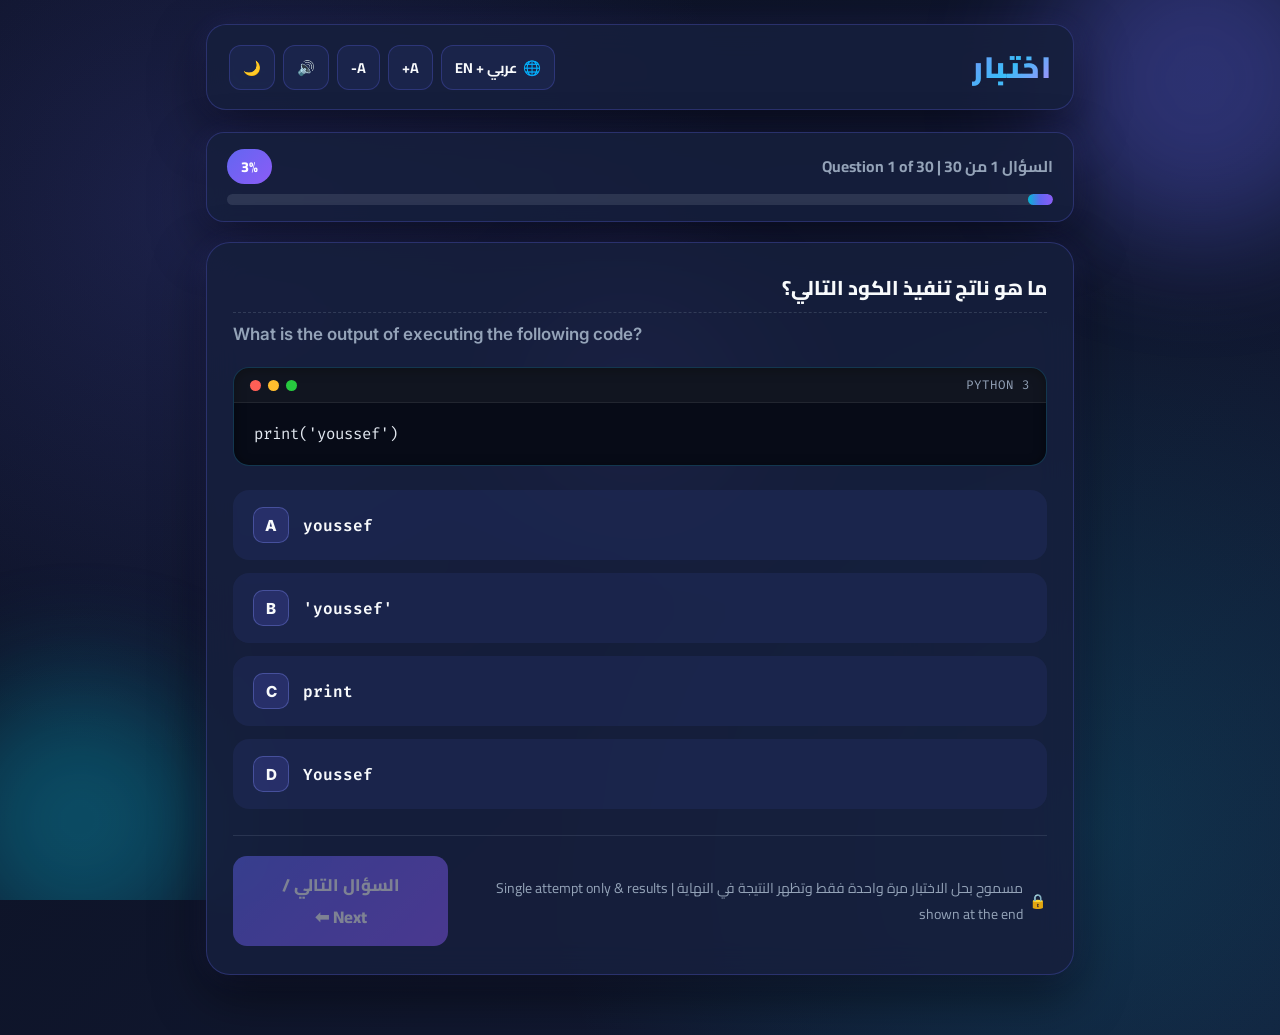
<file: Test1.html>
<!DOCTYPE html>
<html lang="ar" dir="rtl">
<head>
  <meta charset="UTF-8" />
  <meta name="viewport" content="width=device-width, initial-scale=1.0" />
  <title>اختبار</title>
  <link rel="preconnect" href="https://fonts.googleapis.com">
  <link rel="preconnect" href="https://fonts.gstatic.com" crossorigin>
  <link href="https://fonts.googleapis.com/css2?family=Cairo:wght@400;600;700;800;900&family=Fira+Code:wght@400;500;600&family=Inter:wght@400;600;700&display=swap" rel="stylesheet">
  <style>
    :root {
      --bg-primary: #0b1021;
      --bg-secondary: #131b36;
      --card-bg: rgba(22, 31, 61, 0.88);
      --card-border: rgba(99, 102, 241, 0.28);
      --text-main: #f8fafc;
      --text-muted: #94a3b8;
      --accent-1: #6366f1;
      --accent-2: #8b5cf6;
      --accent-3: #06b6d4;
      --option-bg: rgba(30, 41, 82, 0.72);
      --option-hover: rgba(51, 65, 122, 0.88);
      --option-selected: rgba(99, 102, 241, 0.28);
      --option-selected-border: #818cf8;
      --code-bg: #070b17;
      --code-border: rgba(56, 189, 248, 0.25);
      --success: #10b981;
      --danger: #ef4444;
      --font-scale: 1;
      --shadow-glow: 0 20px 50px rgba(0, 0, 0, 0.5), 0 0 30px rgba(99, 102, 241, 0.15);
    }

    [data-theme="light"] {
      --bg-primary: #f1f5f9;
      --bg-secondary: #e2e8f0;
      --card-bg: rgba(255, 255, 255, 0.95);
      --card-border: rgba(99, 102, 241, 0.25);
      --text-main: #0f172a;
      --text-muted: #475569;
      --accent-1: #4f46e5;
      --accent-2: #7c3aed;
      --accent-3: #0284c7;
      --option-bg: #f8fafc;
      --option-hover: #eef2ff;
      --option-selected: #e0e7ff;
      --option-selected-border: #4f46e5;
      --code-bg: #0f172a;
      --code-border: #334155;
      --shadow-glow: 0 15px 35px rgba(15, 23, 42, 0.08), 0 0 20px rgba(79, 70, 229, 0.08);
    }

    * {
      box-sizing: border-box;
      margin: 0;
      padding: 0;
    }

    body {
      font-family: 'Cairo', 'Inter', sans-serif;
      background: radial-gradient(circle at 15% 20%, rgba(99, 102, 241, 0.18), transparent 40%),
                  radial-gradient(circle at 85% 80%, rgba(6, 182, 212, 0.16), transparent 40%),
                  linear-gradient(135deg, var(--bg-primary), var(--bg-secondary));
      color: var(--text-main);
      min-height: 100vh;
      overflow-x: hidden;
      position: relative;
      transition: background 0.35s ease, color 0.35s ease;
    }

    /* Animated Floating Shapes Background */
    .bg-orbs {
      position: fixed;
      inset: 0;
      pointer-events: none;
      z-index: 0;
      overflow: hidden;
    }

    .orb {
      position: absolute;
      border-radius: 50%;
      filter: blur(60px);
      opacity: 0.35;
      animation: floatOrb 14s infinite ease-in-out alternate;
    }

    .orb-1 {
      width: 320px;
      height: 320px;
      background: var(--accent-1);
      top: -80px;
      right: -80px;
    }

    .orb-2 {
      width: 280px;
      height: 280px;
      background: var(--accent-3);
      bottom: -60px;
      left: -60px;
      animation-delay: -5s;
    }

    .orb-3 {
      width: 220px;
      height: 220px;
      background: var(--accent-2);
      top: 45%;
      left: 50%;
      transform: translate(-50%, -50%);
      animation-delay: -9s;
    }

    @keyframes floatOrb {
      0% { transform: translate(0, 0) scale(1); }
      100% { transform: translate(30px, -35px) scale(1.12); }
    }

    .app-container {
      position: relative;
      z-index: 1;
      max-width: 900px;
      margin: 0 auto;
      padding: 24px 16px 60px;
    }

    /* Top Bar */
    .top-bar {
      display: flex;
      align-items: center;
      justify-content: space-between;
      margin-bottom: 22px;
      padding: 14px 22px;
      background: var(--card-bg);
      border: 1px solid var(--card-border);
      border-radius: 20px;
      backdrop-filter: blur(16px);
      box-shadow: var(--shadow-glow);
      flex-wrap: wrap;
      gap: 12px;
    }

    .main-title {
      font-size: calc(1.85rem * var(--font-scale));
      font-weight: 900;
      background: linear-gradient(135deg, #818cf8, #38bdf8, #c084fc);
      -webkit-background-clip: text;
      -webkit-text-fill-color: transparent;
      letter-spacing: 0.5px;
    }

    .toolbar-controls {
      display: flex;
      align-items: center;
      gap: 8px;
      flex-wrap: wrap;
    }

    .tool-btn {
      background: var(--option-bg);
      color: var(--text-main);
      border: 1px solid var(--card-border);
      padding: 8px 13px;
      border-radius: 12px;
      font-family: inherit;
      font-size: 0.9rem;
      font-weight: 700;
      cursor: pointer;
      transition: all 0.2s ease;
      display: inline-flex;
      align-items: center;
      gap: 6px;
    }

    .tool-btn:hover {
      background: var(--option-hover);
      transform: translateY(-2px);
      border-color: var(--accent-1);
    }

    /* Progress Section */
    .progress-wrapper {
      margin-bottom: 20px;
      background: var(--card-bg);
      border: 1px solid var(--card-border);
      border-radius: 18px;
      padding: 16px 20px;
      backdrop-filter: blur(12px);
      box-shadow: var(--shadow-glow);
    }

    .progress-info {
      display: flex;
      justify-content: space-between;
      align-items: center;
      margin-bottom: 10px;
      font-weight: 700;
      font-size: calc(0.98rem * var(--font-scale));
      color: var(--text-muted);
    }

    .progress-badge {
      background: linear-gradient(135deg, var(--accent-1), var(--accent-2));
      color: #fff;
      padding: 4px 14px;
      border-radius: 999px;
      font-size: 0.9rem;
      font-weight: 800;
    }

    .progress-track {
      width: 100%;
      height: 11px;
      background: rgba(148, 163, 184, 0.18);
      border-radius: 999px;
      overflow: hidden;
    }

    .progress-fill {
      height: 100%;
      width: 3.33%;
      background: linear-gradient(90deg, var(--accent-3), var(--accent-1), var(--accent-2));
      border-radius: 999px;
      transition: width 0.45s cubic-bezier(0.22, 1, 0.36, 1);
    }

    /* Card Container */
    .quiz-card {
      background: var(--card-bg);
      border: 1px solid var(--card-border);
      border-radius: 24px;
      padding: 28px 26px;
      backdrop-filter: blur(16px);
      box-shadow: var(--shadow-glow);
      animation: cardSlideIn 0.42s cubic-bezier(0.22, 1, 0.36, 1);
    }

    @keyframes cardSlideIn {
      from {
        opacity: 0;
        transform: translateY(18px) scale(0.985);
      }
      to {
        opacity: 1;
        transform: translateY(0) scale(1);
      }
    }

    .question-box {
      margin-bottom: 20px;
    }

    .q-ar {
      font-size: calc(1.25rem * var(--font-scale));
      font-weight: 800;
      line-height: 1.65;
      color: var(--text-main);
      margin-bottom: 8px;
      text-align: right;
      direction: rtl;
    }

    .q-en {
      font-family: 'Inter', 'Cairo', sans-serif;
      font-size: calc(1.06rem * var(--font-scale));
      font-weight: 600;
      line-height: 1.55;
      color: var(--text-muted);
      text-align: left;
      direction: ltr;
      padding-top: 8px;
      border-top: 1px dashed rgba(148, 163, 184, 0.22);
    }

    /* Code Block */
    .code-container {
      background: var(--code-bg);
      border: 1px solid var(--code-border);
      border-radius: 16px;
      margin: 18px 0 24px;
      overflow: hidden;
      direction: ltr;
      text-align: left;
      box-shadow: inset 0 2px 12px rgba(0, 0, 0, 0.45);
    }

    .code-header {
      display: flex;
      align-items: center;
      justify-content: space-between;
      padding: 9px 16px;
      background: rgba(255, 255, 255, 0.04);
      border-bottom: 1px solid rgba(255, 255, 255, 0.07);
    }

    .window-dots {
      display: flex;
      gap: 7px;
    }

    .dot {
      width: 11px;
      height: 11px;
      border-radius: 50%;
    }
    .dot.red { background: #ff5f56; }
    .dot.yellow { background: #ffbd2e; }
    .dot.green { background: #27c93f; }

    .code-lang {
      font-family: 'Fira Code', monospace;
      font-size: 0.78rem;
      color: #94a3b8;
      text-transform: uppercase;
      letter-spacing: 1px;
    }

    pre.code-snippet {
      padding: 18px 20px;
      overflow-x: auto;
      font-family: 'Fira Code', monospace;
      font-size: calc(0.98rem * var(--font-scale));
      line-height: 1.65;
      color: #e2e8f0;
      margin: 0;
    }

    /* Options Grid */
    .options-grid {
      display: grid;
      grid-template-columns: 1fr;
      gap: 13px;
      margin-bottom: 26px;
    }

    .option-btn {
      width: 100%;
      background: var(--option-bg);
      border: 2px solid transparent;
      border-radius: 16px;
      padding: 15px 18px;
      color: var(--text-main);
      font-family: inherit;
      font-size: calc(1.04rem * var(--font-scale));
      font-weight: 700;
      cursor: pointer;
      display: flex;
      align-items: center;
      justify-content: space-between;
      gap: 14px;
      transition: all 0.22s cubic-bezier(0.22, 1, 0.36, 1);
      text-align: right;
    }

    .option-btn:hover {
      background: var(--option-hover);
      transform: translateX(-4px);
      border-color: rgba(129, 140, 248, 0.45);
    }

    .option-btn.selected {
      background: var(--option-selected);
      border-color: var(--option-selected-border);
      box-shadow: 0 0 20px rgba(99, 102, 241, 0.25);
      transform: scale(1.01);
    }

    .option-letter {
      width: 36px;
      height: 36px;
      min-width: 36px;
      border-radius: 10px;
      background: rgba(99, 102, 241, 0.18);
      border: 1px solid rgba(129, 140, 248, 0.35);
      color: var(--text-main);
      display: flex;
      align-items: center;
      justify-content: center;
      font-family: 'Inter', sans-serif;
      font-weight: 800;
      font-size: 0.95rem;
      transition: all 0.2s ease;
    }

    .option-btn.selected .option-letter {
      background: linear-gradient(135deg, var(--accent-1), var(--accent-2));
      color: #fff;
      border-color: transparent;
    }

    .option-content {
      flex: 1;
      display: flex;
      flex-direction: column;
      gap: 3px;
    }

    .opt-ar {
      direction: rtl;
      text-align: right;
    }

    .opt-en {
      direction: ltr;
      text-align: left;
      font-family: 'Inter', 'Cairo', sans-serif;
      font-size: calc(0.92rem * var(--font-scale));
      color: var(--text-muted);
      font-weight: 600;
    }

    .opt-code {
      direction: ltr;
      text-align: left;
      font-family: 'Fira Code', monospace;
      font-size: calc(1rem * var(--font-scale));
      font-weight: 600;
    }

    /* Action Footer */
    .quiz-footer {
      display: flex;
      justify-content: space-between;
      align-items: center;
      gap: 12px;
      border-top: 1px solid rgba(148, 163, 184, 0.16);
      padding-top: 20px;
    }

    .lock-note {
      font-size: 0.88rem;
      color: var(--text-muted);
      display: flex;
      align-items: center;
      gap: 6px;
    }

    .next-btn {
      background: linear-gradient(135deg, var(--accent-1), var(--accent-2));
      color: #ffffff;
      border: none;
      padding: 13px 30px;
      border-radius: 14px;
      font-family: inherit;
      font-size: calc(1.05rem * var(--font-scale));
      font-weight: 800;
      cursor: pointer;
      transition: all 0.25s ease;
      box-shadow: 0 8px 22px rgba(99, 102, 241, 0.35);
    }

    .next-btn:hover:not(:disabled) {
      transform: translateY(-2px);
      box-shadow: 0 12px 28px rgba(99, 102, 241, 0.5);
    }

    .next-btn:disabled {
      opacity: 0.45;
      cursor: not-allowed;
      box-shadow: none;
    }

    /* Results Screen */
    .results-screen {
      display: none;
      animation: cardSlideIn 0.5s ease;
    }

    .score-hero {
      text-align: center;
      background: var(--card-bg);
      border: 1px solid var(--card-border);
      border-radius: 24px;
      padding: 36px 24px;
      margin-bottom: 24px;
      box-shadow: var(--shadow-glow);
    }

    .score-circle {
      width: 155px;
      height: 155px;
      border-radius: 50%;
      margin: 0 auto 20px;
      background: conic-gradient(var(--accent-1) var(--score-deg, 0deg), rgba(148, 163, 184, 0.18) 0deg);
      display: flex;
      align-items: center;
      justify-content: center;
      position: relative;
      box-shadow: 0 0 35px rgba(99, 102, 241, 0.3);
    }

    .score-circle::before {
      content: "";
      position: absolute;
      inset: 12px;
      background: var(--bg-secondary);
      border-radius: 50%;
    }

    .score-value {
      position: relative;
      z-index: 1;
      font-size: 2.1rem;
      font-weight: 900;
      font-family: 'Inter', sans-serif;
    }

    .stats-row {
      display: flex;
      justify-content: center;
      gap: 16px;
      flex-wrap: wrap;
      margin-top: 20px;
    }

    .stat-pill {
      padding: 10px 20px;
      border-radius: 14px;
      font-weight: 800;
      font-size: 0.98rem;
      background: var(--option-bg);
      border: 1px solid var(--card-border);
    }

    .stat-pill.correct-pill {
      color: #34d399;
      border-color: rgba(16, 185, 129, 0.35);
    }

    .stat-pill.wrong-pill {
      color: #f87171;
      border-color: rgba(239, 68, 68, 0.35);
    }

    .single-attempt-banner {
      display: inline-flex;
      align-items: center;
      gap: 8px;
      margin-top: 18px;
      padding: 10px 20px;
      border-radius: 999px;
      background: rgba(245, 158, 11, 0.14);
      border: 1px solid rgba(245, 158, 11, 0.4);
      color: #fbbf24;
      font-weight: 800;
      font-size: 0.92rem;
    }

    [data-theme="light"] .single-attempt-banner {
      background: rgba(245, 158, 11, 0.12);
      color: #b45309;
    }

    /* Filter Tabs in Results */
    .filter-bar {
      display: flex;
      gap: 10px;
      margin-bottom: 18px;
      flex-wrap: wrap;
    }

    .filter-tab {
      background: var(--card-bg);
      color: var(--text-main);
      border: 1px solid var(--card-border);
      padding: 9px 18px;
      border-radius: 12px;
      font-family: inherit;
      font-weight: 700;
      cursor: pointer;
      transition: all 0.2s ease;
    }

    .filter-tab.active {
      background: linear-gradient(135deg, var(--accent-1), var(--accent-2));
      color: #fff;
      border-color: transparent;
    }

    .review-list {
      display: flex;
      flex-direction: column;
      gap: 16px;
    }

    .review-item {
      background: var(--card-bg);
      border: 1px solid var(--card-border);
      border-radius: 20px;
      padding: 22px;
      box-shadow: var(--shadow-glow);
    }

    .review-item.is-correct {
      border-right: 6px solid var(--success);
    }

    .review-item.is-wrong {
      border-right: 6px solid var(--danger);
    }

    .review-header {
      display: flex;
      justify-content: space-between;
      align-items: center;
      margin-bottom: 12px;
      gap: 10px;
    }

    .status-tag {
      padding: 4px 12px;
      border-radius: 999px;
      font-size: 0.85rem;
      font-weight: 800;
    }

    .status-tag.ok {
      background: rgba(16, 185, 129, 0.18);
      color: #34d399;
    }

    .status-tag.err {
      background: rgba(239, 68, 68, 0.18);
      color: #f87171;
    }

    .review-answers {
      display: grid;
      grid-template-columns: repeat(auto-fit, minmax(240px, 1fr));
      gap: 12px;
      margin-top: 14px;
    }

    .ans-box {
      padding: 12px 15px;
      border-radius: 12px;
      background: var(--option-bg);
      font-size: 0.95rem;
    }

    .ans-box.student-wrong {
      border: 1px solid rgba(239, 68, 68, 0.45);
    }

    .ans-box.right-ans {
      border: 1px solid rgba(16, 185, 129, 0.45);
    }

    .ans-label {
      font-size: 0.8rem;
      color: var(--text-muted);
      margin-bottom: 4px;
      font-weight: 700;
    }

    .explanation-box {
      margin-top: 14px;
      padding: 12px 16px;
      border-radius: 12px;
      background: rgba(99, 102, 241, 0.1);
      border: 1px dashed rgba(129, 140, 248, 0.35);
      font-size: 0.92rem;
      line-height: 1.6;
    }

    @media (max-width: 640px) {
      .quiz-card {
        padding: 20px 16px;
      }
      .quiz-footer {
        flex-direction: column-reverse;
        align-items: stretch;
      }
      .next-btn {
        width: 100%;
      }
    }
  </style>
</head>
<body>
  <div class="bg-orbs">
    <div class="orb orb-1"></div>
    <div class="orb orb-2"></div>
    <div class="orb orb-3"></div>
  </div>

  <div class="app-container">
    <!-- Top Header: strictly titled "اختبار" as requested -->
    <header class="top-bar">
      <h1 class="main-title">اختبار</h1>
      <div class="toolbar-controls">
        <button type="button" class="tool-btn" id="langModeBtn" title="تبديل عرض اللغة / Language View">
          <span>🌐</span>
          <span id="langModeLabel">عربي + EN</span>
        </button>
        <button type="button" class="tool-btn" id="fontPlusBtn" title="تكبير الخط">A+</button>
        <button type="button" class="tool-btn" id="fontMinusBtn" title="تصغير الخط">A-</button>
        <button type="button" class="tool-btn" id="soundToggleBtn" title="الصوت">🔊</button>
        <button type="button" class="tool-btn" id="themeToggleBtn" title="المظهر">🌙</button>
      </div>
    </header>

    <!-- Quiz Active Section -->
    <main id="quizSection">
      <div class="progress-wrapper">
        <div class="progress-info">
          <span id="progressText">السؤال 1 من 30 | Question 1 of 30</span>
          <span class="progress-badge" id="progressPercent">3%</span>
        </div>
        <div class="progress-track">
          <div class="progress-fill" id="progressBar"></div>
        </div>
      </div>

      <section class="quiz-card" id="questionCard">
        <div class="question-box">
          <div class="q-ar" id="qTextAr"></div>
          <div class="q-en" id="qTextEn"></div>
        </div>

        <div class="code-container" id="codeContainer">
          <div class="code-header">
            <div class="window-dots">
              <span class="dot red"></span>
              <span class="dot yellow"></span>
              <span class="dot green"></span>
            </div>
            <span class="code-lang">Python 3</span>
          </div>
          <pre class="code-snippet" id="qCode"></pre>
        </div>

        <div class="options-grid" id="optionsGrid"></div>

        <div class="quiz-footer">
          <div class="lock-note" id="lockNote">
            <span>🔒</span>
            <span>مسموح بحل الاختبار مرة واحدة فقط وتظهر النتيجة في النهاية | Single attempt only & results shown at the end</span>
          </div>
          <button type="button" class="next-btn" id="nextBtn" disabled>
            السؤال التالي / Next ⬅
          </button>
        </div>
      </section>
    </main>

    <!-- Results Section (Hidden until all 30 questions are completed) -->
    <section class="results-screen" id="resultsSection">
      <div class="score-hero">
        <div class="score-circle" id="scoreCircle">
          <span class="score-value" id="scoreValue">0 / 30</span>
        </div>
        <h2 id="scoreHeadline" style="font-size: 1.55rem; margin-bottom: 6px;"></h2>
        <p id="scoreSubtext" style="color: var(--text-muted); font-size: 1rem;"></p>

        <div class="stats-row">
          <div class="stat-pill correct-pill" id="correctCountPill">إجابات صحيحة: 0</div>
          <div class="stat-pill wrong-pill" id="wrongCountPill">إجابات خاطئة: 0</div>
          <div class="stat-pill" id="percentPill">النسبة: 0%</div>
        </div>

        <div class="single-attempt-banner" id="attemptLockBanner">
          <span>🔒</span>
          <span>تم تسليم الاختبار نهائياً — مسموح بحل الاختبار مرة واحدة فقط | Attempt Locked (Single Attempt Only)</span>
        </div>
      </div>

      <div class="filter-bar">
        <button type="button" class="filter-tab active" data-filter="all">جميع الأسئلة (30) / All</button>
        <button type="button" class="filter-tab" data-filter="wrong">الإجابات الخاطئة فقط / Mistakes</button>
        <button type="button" class="filter-tab" data-filter="correct">الإجابات الصحيحة فقط / Correct</button>
      </div>

      <div class="review-list" id="reviewList"></div>
    </section>
  </div>

  <script>
    const questions = [
      {
        ar: "ما هو ناتج تنفيذ الكود التالي؟",
        en: "What is the output of executing the following code?",
        code: "print('youssef')",
        isCodeOptions: true,
        options: [
          { ar: "youssef", en: "youssef" },
          { ar: "'youssef'", en: "'youssef'" },
          { ar: "print", en: "print" },
          { ar: "Youssef", en: "Youssef" }
        ],
        correct: 0,
        expAr: "دالة print تطبع النص الموجود داخل علامات التنصيص كما هو بدون طباعة علامات التنصيص.",
        expEn: "The print function outputs the text inside the quotes directly without printing the quotation marks."
      },
      {
        ar: "كم عدد السطور التي سيطبعها الكود التالي على الشاشة؟",
        en: "How many lines will the following code print on the screen?",
        code: "print('*  *  *  *')\nprint('*  *  *  *')\nprint('*  *  *  *')\nprint('*  *  *  *')",
        isCodeOptions: false,
        options: [
          { ar: "سطر واحد فقط", en: "Only one line" },
          { ar: "أربعة سطور متتالية", en: "Four consecutive lines" },
          { ar: "ستة عشر سطراً", en: "Sixteen lines" },
          { ar: "ثلاثة سطور فقط", en: "Only three lines" }
        ],
        correct: 1,
        expAr: "كل أمر print مستقل يطبع سطراً جديداً، ولوجود 4 أوامر print سيتم طباعة 4 سطور.",
        expEn: "Each separate print statement outputs a new line, so 4 print statements produce 4 lines."
      },
      {
        ar: "ما هو نوع البيانات للقيمة الموجودة في الكود التالي؟",
        en: "What is the data type of the value in the following code?",
        code: "x = \"ahmed\"",
        isCodeOptions: true,
        options: [
          { ar: "integer", en: "integer" },
          { ar: "float", en: "float" },
          { ar: "string", en: "string" },
          { ar: "boolean", en: "boolean" }
        ],
        correct: 2,
        expAr: "أي قيمة محاطة بعلامات تنصيص مفردة '' أو مزدوجة \"\" تعتبر نصاً (string).",
        expEn: "Any value enclosed in single '' or double \"\" quotes is a string."
      },
      {
        ar: "أي من القيم التالية ينتمي إلى نوع البيانات الأعداد الصحيحة (integer)؟",
        en: "Which of the following values belongs to the integer data type?",
        code: "# 1-string  '' \"\"\n# 2-integer\n# 3-float\n# 4-boolean",
        isCodeOptions: true,
        options: [
          { ar: "1.5", en: "1.5" },
          { ar: "'2'", en: "'2'" },
          { ar: "True", en: "True" },
          { ar: "-8", en: "-8" }
        ],
        correct: 3,
        expAr: "الأعداد الصحيحة (integer) تشمل الأعداد الموجبة والسالبة والصفر بدون فاصلة عشرية مثل -8.",
        expEn: "Integers include positive and negative whole numbers and zero without decimals, such as -8."
      },
      {
        ar: "ما هو نوع البيانات للرقمين 1.5 و -3.2 في لغة بايثون؟",
        en: "What is the data type of the numbers 1.5 and -3.2 in Python?",
        code: "a = 1.5\nb = -3.2",
        isCodeOptions: true,
        options: [
          { ar: "float", en: "float" },
          { ar: "integer", en: "integer" },
          { ar: "string", en: "string" },
          { ar: "boolean", en: "boolean" }
        ],
        correct: 0,
        expAr: "الأرقام التي تحتوي على علامة عشرية موجبة كانت أو سالبة تسمى أعداداً عشرية (float).",
        expEn: "Numbers containing a decimal point, whether positive or negative, are float values."
      },
      {
        ar: "ما هما القيمتان الوحيدتان اللتان تنتميان لنوع البيانات المنطقي (boolean)؟",
        en: "What are the only two values that belong to the boolean data type?",
        code: "# 4-boolean",
        isCodeOptions: true,
        options: [
          { ar: "'True' , 'False'", en: "'True' , 'False'" },
          { ar: "True , False", en: "True , False" },
          { ar: "true , false", en: "true , false" },
          { ar: "0 , 1", en: "0 , 1" }
        ],
        correct: 1,
        expAr: "البيانات المنطقية (boolean) لها قيمتان فقط هما True و False وتبدأان بحرف كبير بدون علامات تنصيص.",
        expEn: "Boolean data has only two values: True and False, capitalized and without quotes."
      },
      {
        ar: "ما هو ناتج تشغيل الكود التالي؟",
        en: "What is the output of running the following code?",
        code: "name = 'nourseen'\nprint(name)",
        isCodeOptions: true,
        options: [
          { ar: "name", en: "name" },
          { ar: "'nourseen'", en: "'nourseen'" },
          { ar: "nourseen", en: "nourseen" },
          { ar: "Nourseen", en: "Nourseen" }
        ],
        correct: 2,
        expAr: "عند تمرير اسم المتغير name لدالة print بدون علامات تنصيص، يتم طباعة القيمة المخزنة بداخله وهي nourseen.",
        expEn: "Passing the variable name without quotes to print outputs its stored value, nourseen."
      },
      {
        ar: "إذا أدخل المستخدم كلمة Ali عند تشغيل هذا الكود، فماذا سيُطبع؟",
        en: "If the user enters Ali when running this code, what will be printed?",
        code: "name = input('Enter your name: ')\nprint('Hello ' + name)",
        isCodeOptions: true,
        options: [
          { ar: "Hello name", en: "Hello name" },
          { ar: "HelloAli", en: "HelloAli" },
          { ar: "Enter your name: Ali", en: "Enter your name: Ali" },
          { ar: "Hello Ali", en: "Hello Ali" }
        ],
        correct: 3,
        expAr: "علامة + تقوم بدمج النص 'Hello ' (الذي ينتهي بمسافة) مع القيمة المدخلة 'Ali' ليصبح الناتج Hello Ali.",
        expEn: "The + operator concatenates 'Hello ' (which includes a trailing space) with 'Ali' to produce Hello Ali."
      },
      {
        ar: "إذا أدخل المستخدم الرقم 4 ثم الرقم 6 في الكود التالي، فما هو الناتج؟",
        en: "If the user enters 4 and then 6 in the following code, what is the output?",
        code: "n1 = int(input('Enter a number: '))\nn2 = int(input('Enter a number: '))\nprint(n1 + n2)",
        isCodeOptions: true,
        options: [
          { ar: "10", en: "10" },
          { ar: "46", en: "46" },
          { ar: "n1 + n2", en: "n1 + n2" },
          { ar: "24", en: "24" }
        ],
        correct: 0,
        expAr: "دالة int تحول النص المدخل إلى عدد صحيح، لذلك يتم جمع 4 + 6 حسابياً ليعطي 10.",
        expEn: "The int function converts the input strings into integers, so 4 + 6 is added mathematically to give 10."
      },
      {
        ar: "ما وظيفة دالة int() عند استخدامها مع دالة input() في الكود السابق؟",
        en: "What is the role of the int() function when used with input() in the previous code?",
        code: "n1 = int(input('Enter a number: '))",
        isCodeOptions: false,
        options: [
          { ar: "تحويل القيمة المدخلة إلى نص", en: "Convert the input value into a string" },
          { ar: "تحويل النص المدخل إلى عدد صحيح", en: "Convert the input string into an integer" },
          { ar: "تكرار الرقم المدخل مرتين", en: "Repeat the entered number twice" },
          { ar: "حذف المسافات من النص المدخل", en: "Remove spaces from the input string" }
        ],
        correct: 1,
        expAr: "دالة input تُرجع دائماً نصاً (string)، وتقوم دالة int بتحويله إلى عدد صحيح (integer) لإجراء العمليات الحسابية.",
        expEn: "input() always returns a string, and int() converts it to an integer for math operations."
      },
      {
        ar: "ما هو الناتج الذي سيطبعه الكود التالي؟",
        en: "What output will the following code print?",
        code: "name = 'youssef'\nname = name.replace('e', 'u')\nprint(name)",
        isCodeOptions: true,
        options: [
          { ar: "youssef", en: "youssef" },
          { ar: "youssaf", en: "youssaf" },
          { ar: "youssuf", en: "youssuf" },
          { ar: "yuussuf", en: "yuussuf" }
        ],
        correct: 2,
        expAr: "دالة replace('e', 'u') تستبدل حرف e بالحرف u داخل الكلمة ليصبح الناتج youssuf.",
        expEn: "The replace('e', 'u') method replaces 'e' with 'u' in the string, resulting in youssuf."
      },
      {
        ar: "ما هو ناتج تنفيذ الكود التالي؟",
        en: "What is the output of executing the following code?",
        code: "name = 'youssef'\nname = name.upper()\nprint(name)",
        isCodeOptions: true,
        options: [
          { ar: "Youssef", en: "Youssef" },
          { ar: "youssef", en: "youssef" },
          { ar: "yOUSSEF", en: "yOUSSEF" },
          { ar: "YOUSSEF", en: "YOUSSEF" }
        ],
        correct: 3,
        expAr: "دالة upper() تحول جميع حروف النص إلى حروف كبيرة (Capital Letters).",
        expEn: "The upper() method converts all characters in the string to uppercase letters."
      },
      {
        ar: "ما هو ناتج تنفيذ الكود التالي؟",
        en: "What is the output of executing the following code?",
        code: "name = 'YOUssef'\nname = name.lower()\nprint(name)",
        isCodeOptions: true,
        options: [
          { ar: "youssef", en: "youssef" },
          { ar: "YOUSSEF", en: "YOUSSEF" },
          { ar: "YOUssef", en: "YOUssef" },
          { ar: "Youssef", en: "Youssef" }
        ],
        correct: 0,
        expAr: "دالة lower() تحول جميع حروف النص إلى حروف صغيرة (Small Letters).",
        expEn: "The lower() method converts all characters in the string to lowercase letters."
      },
      {
        ar: "ماذا سيطبع الكود التالي؟",
        en: "What will the following code print?",
        code: "name = 'ahmed'\nprint(name[1])",
        isCodeOptions: true,
        options: [
          { ar: "a", en: "a" },
          { ar: "h", en: "h" },
          { ar: "m", en: "m" },
          { ar: "d", en: "d" }
        ],
        correct: 1,
        expAr: "الترقيم (Index) في بايثون يبدأ من 0؛ لذا الحرف عند الفهرس 0 هو a وعند الفهرس 1 هو h.",
        expEn: "Indexing in Python starts at 0, so index 0 is 'a' and index 1 is 'h'."
      },
      {
        ar: "ما هو ناتج اقتطاع النص (Slicing) في الكود التالي؟",
        en: "What is the output of the string slicing in the following code?",
        code: "name = 'ahmed'\nprint(name[1:3])",
        isCodeOptions: true,
        options: [
          { ar: "ahm", en: "ahm" },
          { ar: "hme", en: "hme" },
          { ar: "hm", en: "hm" },
          { ar: "ah", en: "ah" }
        ],
        correct: 2,
        expAr: "الاقتطاع [1:3] يبدأ من الفهرس 1 (حرف h) ويتوقف قبل الفهرس 3 (يأخذ الفهرس 1 و 2 فقط) فيطبع hm.",
        expEn: "Slicing [1:3] starts at index 1 ('h') and stops before index 3 (taking indices 1 and 2), printing hm."
      },
      {
        ar: "ما الذي سيطبعه الكود التالي عند استخدام الفهرس السالب؟",
        en: "What will the following code print when using a negative index?",
        code: "x = 'kherkhkishslkjfalwe'\nprint(x[-1])",
        isCodeOptions: true,
        options: [
          { ar: "k", en: "k" },
          { ar: "w", en: "w" },
          { ar: "h", en: "h" },
          { ar: "e", en: "e" }
        ],
        correct: 3,
        expAr: "الفهرس [-1] يشير دائماً إلى الحرف الأخير في النص، والحرف الأخير هنا هو e.",
        expEn: "Index [-1] always refers to the last character of the string, which is 'e'."
      },
      {
        ar: "ما هو الرقم الذي سيطبعه الكود التالي؟",
        en: "What number will the following code print?",
        code: "name = 'youssef'\nprint(len(name))",
        isCodeOptions: true,
        options: [
          { ar: "7", en: "7" },
          { ar: "6", en: "6" },
          { ar: "8", en: "8" },
          { ar: "5", en: "5" }
        ],
        correct: 0,
        expAr: "دالة len() تحسب عدد حروف النص بالكامل، وكلمة youssef تتكون من 7 حروف.",
        expEn: "The len() function counts the total number of characters in the string; 'youssef' has 7 characters."
      },
      {
        ar: "ما هو ناتج تنفيذ الكود التالي؟",
        en: "What is the output of executing the following code?",
        code: "name = 'kareem'\nprint(name.index('r'))",
        isCodeOptions: true,
        options: [
          { ar: "3", en: "3" },
          { ar: "2", en: "2" },
          { ar: "1", en: "1" },
          { ar: "4", en: "4" }
        ],
        correct: 1,
        expAr: "دالة index('r') ترجع رقم مكان الحرف r بالبدء من الصفر: k=0, a=1, r=2.",
        expEn: "The index('r') method returns the zero-based position of 'r': k=0, a=1, r=2."
      },
      {
        ar: "ماذا يفعل الكود التالي؟",
        en: "What does the following code do?",
        code: "import random\nx = random.randint(1, 100)\nprint(x)",
        isCodeOptions: false,
        options: [
          { ar: "يطبع كل الأرقام من 1 إلى 100", en: "Prints all numbers from 1 to 100" },
          { ar: "يطبع الرقمين 1 و 100 فقط", en: "Prints only the numbers 1 and 100" },
          { ar: "يطبع رقماً عشوائياً واحداً بين 1 و 100", en: "Prints one random integer between 1 and 100" },
          { ar: "يطبع مجموع الرقمين 1 و 100", en: "Prints the sum of 1 and 100" }
        ],
        correct: 2,
        expAr: "دالة random.randint(1, 100) تختار عدداً صحيحاً عشوائياً واحداً في المدى من 1 إلى 100.",
        expEn: "random.randint(1, 100) picks a single random integer between 1 and 100 inclusive."
      },
      {
        ar: "ما هو ناتج تنفيذ السطر البرمجي التالي؟",
        en: "What is the result of executing the following line of code?",
        code: "print('Hamza ' * 50)",
        isCodeOptions: false,
        options: [
          { ar: "يطبع كلمة Hamza وبعدها الرقم 50", en: "Prints the word Hamza followed by 50" },
          { ar: "يحدث خطأ برمجي ولا يعمل الكود", en: "Produces a syntax error and fails" },
          { ar: "يطبع الرقم 50 خمسين مرة", en: "Prints the number 50 fifty times" },
          { ar: "يطبع كلمة Hamza مكررة 50 مرة", en: "Prints the word Hamza repeated 50 times" }
        ],
        correct: 3,
        expAr: "علامة الضرب * مع النصوص تقوم بتكرار النص بعدد المرات المحدد (50 مرة).",
        expEn: "Using the * operator on a string repeats that string the specified number of times (50 times)."
      },
      {
        ar: "ما هو ناتج الكود التالي بعد تعديل عنصر في القائمة؟",
        en: "What is the output of the following code after modifying a list item?",
        code: "students = ['Nourseen', 'Youssef', 'Hamza', 'Kareem']\nstudents[1] = 'Omar'\nprint(students)",
        isCodeOptions: true,
        options: [
          { ar: "['Nourseen', 'Omar', 'Hamza', 'Kareem']", en: "['Nourseen', 'Omar', 'Hamza', 'Kareem']" },
          { ar: "['Omar', 'Youssef', 'Hamza', 'Kareem']", en: "['Omar', 'Youssef', 'Hamza', 'Kareem']" },
          { ar: "['Nourseen', 'Youssef', 'Omar', 'Kareem']", en: "['Nourseen', 'Youssef', 'Omar', 'Kareem']" },
          { ar: "['Nourseen', 'Omar', 'Youssef', 'Hamza', 'Kareem']", en: "['Nourseen', 'Omar', 'Youssef', 'Hamza', 'Kareem']" }
        ],
        correct: 0,
        expAr: "العنصر في الفهرس 1 هو 'Youssef'، ويتم استبداله بالقيمة الجديدة 'Omar'.",
        expEn: "The element at index 1 is 'Youssef', which gets replaced in-place by 'Omar'."
      },
      {
        ar: "ما هو ناتج الكود التالي عند استخدام دالة append؟",
        en: "What is the output of the following code when using the append method?",
        code: "students = ['Nourseen', 'Youssef', 'Hamza', 'Kareem']\nstudents.append('Omar')\nprint(students)",
        isCodeOptions: true,
        options: [
          { ar: "['Omar', 'Nourseen', 'Youssef', 'Hamza', 'Kareem']", en: "['Omar', 'Nourseen', 'Youssef', 'Hamza', 'Kareem']" },
          { ar: "['Nourseen', 'Youssef', 'Hamza', 'Kareem', 'Omar']", en: "['Nourseen', 'Youssef', 'Hamza', 'Kareem', 'Omar']" },
          { ar: "['Nourseen', 'Omar', 'Youssef', 'Hamza', 'Kareem']", en: "['Nourseen', 'Omar', 'Youssef', 'Hamza', 'Kareem']" },
          { ar: "['Nourseen', 'Youssef', 'Hamza', 'Omar']", en: "['Nourseen', 'Youssef', 'Hamza', 'Omar']" }
        ],
        correct: 1,
        expAr: "دالة append() تضيف العنصر الجديد دائماً في نهاية القائمة.",
        expEn: "The append() method always adds the new item to the very end of the list."
      },
      {
        ar: "ما هو ناتج الكود التالي عند استخدام دالة insert؟",
        en: "What is the output of the following code when using the insert method?",
        code: "students = ['Nourseen', 'Youssef', 'Hamza', 'Kareem']\nstudents.insert(2, 'Omar')\nprint(students)",
        isCodeOptions: true,
        options: [
          { ar: "['Nourseen', 'Omar', 'Youssef', 'Hamza', 'Kareem']", en: "['Nourseen', 'Omar', 'Youssef', 'Hamza', 'Kareem']" },
          { ar: "['Nourseen', 'Youssef', 'Hamza', 'Omar', 'Kareem']", en: "['Nourseen', 'Youssef', 'Hamza', 'Omar', 'Kareem']" },
          { ar: "['Nourseen', 'Youssef', 'Omar', 'Hamza', 'Kareem']", en: "['Nourseen', 'Youssef', 'Omar', 'Hamza', 'Kareem']" },
          { ar: "['Nourseen', 'Youssef', 'Omar', 'Kareem']", en: "['Nourseen', 'Youssef', 'Omar', 'Kareem']" }
        ],
        correct: 2,
        expAr: "دالة insert(2, 'Omar') تضع 'Omar' في الفهرس رقم 2 بدون حذف أي عنصر، وتزيح باقي العناصر لليمين.",
        expEn: "insert(2, 'Omar') places 'Omar' at index 2 without deleting anything, shifting subsequent items right."
      },
      {
        ar: "ما هو ناتج الكود التالي عند استخدام دالة remove؟",
        en: "What is the output of the following code when using the remove method?",
        code: "students = ['Nourseen', 'Youssef', 'Hamza', 'Kareem']\nstudents.remove('Hamza')\nprint(students)",
        isCodeOptions: true,
        options: [
          { ar: "['Nourseen', 'Youssef', 'Hamza']", en: "['Nourseen', 'Youssef', 'Hamza']" },
          { ar: "['Youssef', 'Hamza', 'Kareem']", en: "['Youssef', 'Hamza', 'Kareem']" },
          { ar: "['Nourseen', 'Hamza', 'Kareem']", en: "['Nourseen', 'Hamza', 'Kareem']" },
          { ar: "['Nourseen', 'Youssef', 'Kareem']", en: "['Nourseen', 'Youssef', 'Kareem']" }
        ],
        correct: 3,
        expAr: "دالة remove('Hamza') تحذف العنصر المطابق للاسم 'Hamza' من القائمة.",
        expEn: "The remove('Hamza') method deletes the item matching 'Hamza' from the list."
      },
      {
        ar: "ماذا سيطبع الكود التالي بعد استدعاء دالة pop()؟",
        en: "What will the following code print after calling the pop() method?",
        code: "students = ['ali', 'omar', 'ahmed']\nstudents.pop()\nprint(students)",
        isCodeOptions: true,
        options: [
          { ar: "['ali', 'omar']", en: "['ali', 'omar']" },
          { ar: "['omar', 'ahmed']", en: "['omar', 'ahmed']" },
          { ar: "['ali', 'ahmed']", en: "['ali', 'ahmed']" },
          { ar: "['ali', 'omar', 'ahmed']", en: "['ali', 'omar', 'ahmed']" }
        ],
        correct: 0,
        expAr: "دالة pop() بدون أقواس معاملات تقوم بحذف العنصر الأخير من القائمة وهو 'ahmed'.",
        expEn: "Calling pop() without arguments removes the last element from the list, which is 'ahmed'."
      },
      {
        ar: "ما هو نوع المتغير students في الكود التالي؟",
        en: "What is the data type of the variable students in the following code?",
        code: "students = ('ali', 'omar', 'ahmed')\nprint(students)",
        isCodeOptions: true,
        options: [
          { ar: "list", en: "list" },
          { ar: "tuple", en: "tuple" },
          { ar: "string", en: "string" },
          { ar: "boolean", en: "boolean" }
        ],
        correct: 1,
        expAr: "استخدام الأقواس الدائرية () يعرف نوع البيانات tuple، بينما الأقواس المربعة [] تعرف list.",
        expEn: "Using parentheses () defines a tuple, whereas square brackets [] define a list."
      },
      {
        ar: "ما هو ناتج تنفيذ الكود الشرطي التالي؟",
        en: "What is the output of executing the following conditional code?",
        code: "x = 4\nif x != 4:\n    print('yes')\nelse:\n    print('no')",
        isCodeOptions: true,
        options: [
          { ar: "yes", en: "yes" },
          { ar: "4", en: "4" },
          { ar: "no", en: "no" },
          { ar: "yesno", en: "yesno" }
        ],
        correct: 2,
        expAr: "الشرط x != 4 يسأل هل x لا تساوي 4؟ وبما أن x تساوي 4 فالشرط خاطئ (False)، فيتم تنفيذ else وطباعة no.",
        expEn: "The condition x != 4 checks if x is not equal to 4. Since x is 4, it is False, so the else block prints no."
      },
      {
        ar: "ما هو ناتج الكود التالي عند استخدام الرابط المنطقي and؟",
        en: "What is the output of the following code when using the logical operator and?",
        code: "a = 5\nb = 9\nif a == 5 and b == 4:\n    print('yes')\nelse:\n    print('no')",
        isCodeOptions: true,
        options: [
          { ar: "yes", en: "yes" },
          { ar: "5", en: "5" },
          { ar: "9", en: "9" },
          { ar: "no", en: "no" }
        ],
        correct: 3,
        expAr: "الرابط and يشترط تحقق الشرطين معاً؛ الشرط الأول a == 5 صحيح لكن الثاني b == 4 خاطئ، فيطبع no.",
        expEn: "The 'and' operator requires both conditions to be True. Since b == 4 is False, the else branch prints no."
      },
      {
        ar: "ما هو ناتج الكود التالي عند استخدام الرابط المنطقي or؟",
        en: "What is the output of the following code when using the logical operator or?",
        code: "a = 5\nb = 9\nif a == 5 or b == 1:\n    print('yes')\nelse:\n    print('no')",
        isCodeOptions: true,
        options: [
          { ar: "yes", en: "yes" },
          { ar: "no", en: "no" },
          { ar: "5", en: "5" },
          { ar: "1", en: "1" }
        ],
        correct: 0,
        expAr: "الرابط or يكتفي بتحقق شرط واحد فقط؛ وبما أن a == 5 صحيح، يتحقق الشرط ويطبع yes.",
        expEn: "The 'or' operator needs at least one condition to be True. Since a == 5 is True, it prints yes."
      },
      {
        ar: "ما الذي سيطبعه الكود التالي على الشاشة؟",
        en: "What will the following code print on the screen?",
        code: "x = 7\nif x == 3:\n    print('yes')\nelif x == 5:\n    print('hello')\nelif x == 7:\n    print('welcome')\nelif x == 7:\n    print('Hi')\nelse:\n    print('goodbye')",
        isCodeOptions: true,
        options: [
          { ar: "Hi", en: "Hi" },
          { ar: "welcome", en: "welcome" },
          { ar: "welcome و Hi", en: "welcome and Hi" },
          { ar: "goodbye", en: "goodbye" }
        ],
        correct: 1,
        expAr: "في سلسلة if / elif، بمجرد تحقق أول شرط مطابق (وهو elif x == 7 الأول الذي يطبع welcome)، يتجاهل بايثون باقي شروط elif و else.",
        expEn: "In an if/elif chain, once the first matching branch runs (printing welcome), Python skips all remaining elif/else branches."
      }
    ];

    const STORAGE_KEY = 'python_quiz_30_single_attempt_v1';
    let currentIndex = 0;
    const userAnswers = new Array(questions.length).fill(null);
    let isQuizCompleted = false;
    let langMode = 'both'; // 'both' | 'ar' | 'en'
    let fontScale = 1;
    let soundEnabled = true;
    let currentFilter = 'all';
    let audioCtx = null;

    function saveQuizState() {
      try {
        const payload = {
          currentIndex: currentIndex,
          userAnswers: userAnswers,
          completed: isQuizCompleted
        };
        localStorage.setItem(STORAGE_KEY, JSON.stringify(payload));
      } catch (e) {
        // Ignore storage errors in restricted environments
      }
    }

    function loadQuizState() {
      try {
        const raw = localStorage.getItem(STORAGE_KEY);
        if (!raw) return;
        const data = JSON.parse(raw);
        if (data && Array.isArray(data.userAnswers) && data.userAnswers.length === questions.length) {
          for (let i = 0; i < questions.length; i++) {
            userAnswers[i] = data.userAnswers[i];
          }
        }
        if (data && typeof data.currentIndex === 'number') {
          currentIndex = Math.min(Math.max(0, data.currentIndex), questions.length - 1);
        }
        if (data && data.completed === true) {
          isQuizCompleted = true;
        }
      } catch (e) {
        // Ignore storage errors
      }
    }

    function playTone(freq = 520, duration = 0.08, type = 'sine') {
      if (!soundEnabled) return;
      try {
        if (!audioCtx) {
          const AudioContextClass = window.AudioContext || window.webkitAudioContext;
          if (AudioContextClass) audioCtx = new AudioContextClass();
        }
        if (!audioCtx) return;
        if (audioCtx.state === 'suspended') audioCtx.resume();
        const osc = audioCtx.createOscillator();
        const gain = audioCtx.createGain();
        osc.type = type;
        osc.frequency.setValueAtTime(freq, audioCtx.currentTime);
        gain.gain.setValueAtTime(0.08, audioCtx.currentTime);
        gain.gain.exponentialRampToValueAtTime(0.001, audioCtx.currentTime + duration);
        osc.connect(gain);
        gain.connect(audioCtx.destination);
        osc.start();
        osc.stop(audioCtx.currentTime + duration);
      } catch (e) {
        // Ignore audio errors
      }
    }

    function renderQuestion() {
      const q = questions[currentIndex];
      const total = questions.length;
      const pct = Math.round(((currentIndex + 1) / total) * 100);

      document.getElementById('progressText').textContent =
        `السؤال ${currentIndex + 1} من ${total} | Question ${currentIndex + 1} of ${total}`;
      document.getElementById('progressPercent').textContent = `${pct}%`;
      document.getElementById('progressBar').style.width = `${pct}%`;

      const qArEl = document.getElementById('qTextAr');
      const qEnEl = document.getElementById('qTextEn');
      qArEl.textContent = q.ar;
      qEnEl.textContent = q.en;

      qArEl.style.display = (langMode === 'en') ? 'none' : 'block';
      qEnEl.style.display = (langMode === 'ar') ? 'none' : 'block';
      qEnEl.style.borderTop = (langMode === 'both') ? '1px dashed rgba(148, 163, 184, 0.22)' : 'none';

      document.getElementById('qCode').textContent = q.code;

      const grid = document.getElementById('optionsGrid');
      grid.innerHTML = '';
      const letters = ['A', 'B', 'C', 'D'];

      q.options.forEach((opt, idx) => {
        const btn = document.createElement('button');
        btn.type = 'button';
        btn.className = 'option-btn' + (userAnswers[currentIndex] === idx ? ' selected' : '');

        const letterSpan = document.createElement('span');
        letterSpan.className = 'option-letter';
        letterSpan.textContent = letters[idx];

        const contentDiv = document.createElement('div');
        contentDiv.className = 'option-content';

        if (q.isCodeOptions) {
          const codeSpan = document.createElement('div');
          codeSpan.className = 'opt-code';
          codeSpan.textContent = opt.ar;
          contentDiv.appendChild(codeSpan);
        } else {
          if (langMode !== 'en') {
            const arSpan = document.createElement('div');
            arSpan.className = 'opt-ar';
            arSpan.textContent = opt.ar;
            contentDiv.appendChild(arSpan);
          }
          if (langMode !== 'ar') {
            const enSpan = document.createElement('div');
            enSpan.className = 'opt-en';
            enSpan.textContent = opt.en;
            contentDiv.appendChild(enSpan);
          }
        }

        btn.appendChild(contentDiv);
        btn.appendChild(letterSpan);

        btn.addEventListener('click', () => {
          if (isQuizCompleted) return;
          userAnswers[currentIndex] = idx;
          saveQuizState();
          playTone(580, 0.07, 'triangle');
          renderQuestion();
        });

        grid.appendChild(btn);
      });

      const nextBtn = document.getElementById('nextBtn');
      nextBtn.disabled = userAnswers[currentIndex] === null;
      if (currentIndex === total - 1) {
        nextBtn.textContent = 'تسليم الاختبار نهائياً وعرض النتيجة / Submit Final Attempt ✔';
      } else {
        nextBtn.textContent = 'السؤال التالي / Next ⬅';
      }
    }

    function triggerCardAnimation() {
      const card = document.getElementById('questionCard');
      card.style.animation = 'none';
      void card.offsetWidth;
      card.style.animation = 'cardSlideIn 0.42s cubic-bezier(0.22, 1, 0.36, 1)';
    }

    function showResults() {
      isQuizCompleted = true;
      saveQuizState();
      document.getElementById('quizSection').style.display = 'none';
      const resSec = document.getElementById('resultsSection');
      resSec.style.display = 'block';

      let correctCount = 0;
      questions.forEach((q, i) => {
        if (userAnswers[i] === q.correct) correctCount++;
      });

      const total = questions.length;
      const wrongCount = total - correctCount;
      const pct = Math.round((correctCount / total) * 100);
      const deg = Math.round((correctCount / total) * 360);

      document.getElementById('scoreCircle').style.setProperty('--score-deg', `${deg}deg`);
      document.getElementById('scoreValue').textContent = `${correctCount} / ${total}`;
      document.getElementById('correctCountPill').textContent = `إجابات صحيحة / Correct: ${correctCount}`;
      document.getElementById('wrongCountPill').textContent = `إجابات خاطئة / Wrong: ${wrongCount}`;
      document.getElementById('percentPill').textContent = `النسبة / Score: ${pct}%`;

      const headline = document.getElementById('scoreHeadline');
      const subtext = document.getElementById('scoreSubtext');
      if (pct >= 85) {
        headline.textContent = 'ممتاز جداً! أداء رائع 🌟 | Excellent Work!';
        subtext.textContent = 'لقد أتقنت أساسيات بايثون في هذا الاختبار بنجاح كبير.';
      } else if (pct >= 65) {
        headline.textContent = 'جيد جداً! 👏 | Very Good!';
        subtext.textContent = 'مستوى مميز، راجع الأسئلة بالأسفل لتثبيت جميع الأفكار.';
      } else {
        headline.textContent = 'بداية طيبة! راجع الإجابات بالأسفل 💡 | Keep Practicing!';
        subtext.textContent = 'تصفح تصحيح الأسئلة والشرح التفصيلي بالأسفل للاستفادة الكاملة.';
      }

      playTone(660, 0.12, 'sine');
      setTimeout(() => playTone(880, 0.18, 'sine'), 130);

      renderReviewList();
    }

    function renderReviewList() {
      const container = document.getElementById('reviewList');
      container.innerHTML = '';
      const letters = ['A', 'B', 'C', 'D'];

      questions.forEach((q, idx) => {
        const userChoice = userAnswers[idx];
        const isCorrect = userChoice === q.correct;

        if (currentFilter === 'correct' && !isCorrect) return;
        if (currentFilter === 'wrong' && isCorrect) return;

        const item = document.createElement('div');
        item.className = `review-item ${isCorrect ? 'is-correct' : 'is-wrong'}`;

        const userOpt = userChoice !== null ? q.options[userChoice] : { ar: 'لم يتم الاختيار', en: 'No answer' };
        const rightOpt = q.options[q.correct];

        const userText = q.isCodeOptions
          ? `${letters[userChoice]}: ${userOpt.ar}`
          : `${letters[userChoice]}: ${userOpt.ar} (${userOpt.en})`;

        const rightText = q.isCodeOptions
          ? `${letters[q.correct]}: ${rightOpt.ar}`
          : `${letters[q.correct]}: ${rightOpt.ar} (${rightOpt.en})`;

        item.innerHTML = `
          <div class="review-header">
            <strong>السؤال ${idx + 1} / Question ${idx + 1}</strong>
            <span class="status-tag ${isCorrect ? 'ok' : 'err'}">
              ${isCorrect ? '✔ إجابة صحيحة | Correct' : '✖ إجابة خاطئة | Incorrect'}
            </span>
          </div>
          <div class="q-ar" style="font-size: 1.08rem;">${escapeHtml(q.ar)}</div>
          <div class="q-en" style="font-size: 0.95rem; margin-bottom: 10px;">${escapeHtml(q.en)}</div>
          <div class="code-container" style="margin: 10px 0;">
            <pre class="code-snippet" style="padding: 12px 16px;">${escapeHtml(q.code)}</pre>
          </div>
          <div class="review-answers">
            <div class="ans-box ${isCorrect ? 'right-ans' : 'student-wrong'}">
              <div class="ans-label">إجابتك / Your Answer:</div>
              <div dir="auto" style="font-weight: 700;">${escapeHtml(userText)}</div>
            </div>
            <div class="ans-box right-ans">
              <div class="ans-label">الإجابة الصحيحة / Correct Answer:</div>
              <div dir="auto" style="font-weight: 700;">${escapeHtml(rightText)}</div>
            </div>
          </div>
          <div class="explanation-box">
            <div><strong>الشرح:</strong> ${escapeHtml(q.expAr)}</div>
            <div dir="ltr" style="margin-top: 4px; color: var(--text-muted);"><strong>Explanation:</strong> ${escapeHtml(q.expEn)}</div>
          </div>
        `;
        container.appendChild(item);
      });
    }

    function escapeHtml(str) {
      return String(str)
        .replace(/&/g, '&amp;')
        .replace(/</g, '&lt;')
        .replace(/>/g, '&gt;')
        .replace(/"/g, '&quot;');
    }

    // Event Listeners
    document.getElementById('nextBtn').addEventListener('click', () => {
      if (isQuizCompleted || userAnswers[currentIndex] === null) return;
      if (currentIndex < questions.length - 1) {
        currentIndex++;
        saveQuizState();
        playTone(440, 0.08, 'sine');
        triggerCardAnimation();
        renderQuestion();
      } else {
        showResults();
      }
    });

    document.getElementById('langModeBtn').addEventListener('click', () => {
      if (langMode === 'both') {
        langMode = 'ar';
        document.getElementById('langModeLabel').textContent = 'عربي فقط';
      } else if (langMode === 'ar') {
        langMode = 'en';
        document.getElementById('langModeLabel').textContent = 'English Only';
      } else {
        langMode = 'both';
        document.getElementById('langModeLabel').textContent = 'عربي + EN';
      }
      renderQuestion();
    });

    document.getElementById('fontPlusBtn').addEventListener('click', () => {
      fontScale = Math.min(1.3, +(fontScale + 0.08).toFixed(2));
      document.documentElement.style.setProperty('--font-scale', fontScale);
    });

    document.getElementById('fontMinusBtn').addEventListener('click', () => {
      fontScale = Math.max(0.85, +(fontScale - 0.08).toFixed(2));
      document.documentElement.style.setProperty('--font-scale', fontScale);
    });

    document.getElementById('soundToggleBtn').addEventListener('click', (e) => {
      soundEnabled = !soundEnabled;
      e.currentTarget.textContent = soundEnabled ? '🔊' : '🔇';
    });

    document.getElementById('themeToggleBtn').addEventListener('click', (e) => {
      const root = document.documentElement;
      const isLight = root.getAttribute('data-theme') === 'light';
      if (isLight) {
        root.removeAttribute('data-theme');
        e.currentTarget.textContent = '🌙';
      } else {
        root.setAttribute('data-theme', 'light');
        e.currentTarget.textContent = '☀️';
      }
    });

    document.querySelectorAll('.filter-tab').forEach(btn => {
      btn.addEventListener('click', () => {
        document.querySelectorAll('.filter-tab').forEach(b => b.classList.remove('active'));
        btn.classList.add('active');
        currentFilter = btn.getAttribute('data-filter');
        renderReviewList();
      });
    });

    // Initial render with single-attempt check
    loadQuizState();
    if (isQuizCompleted) {
      showResults();
    } else {
      renderQuestion();
    }
  </script>
</body>
</html>
</file>
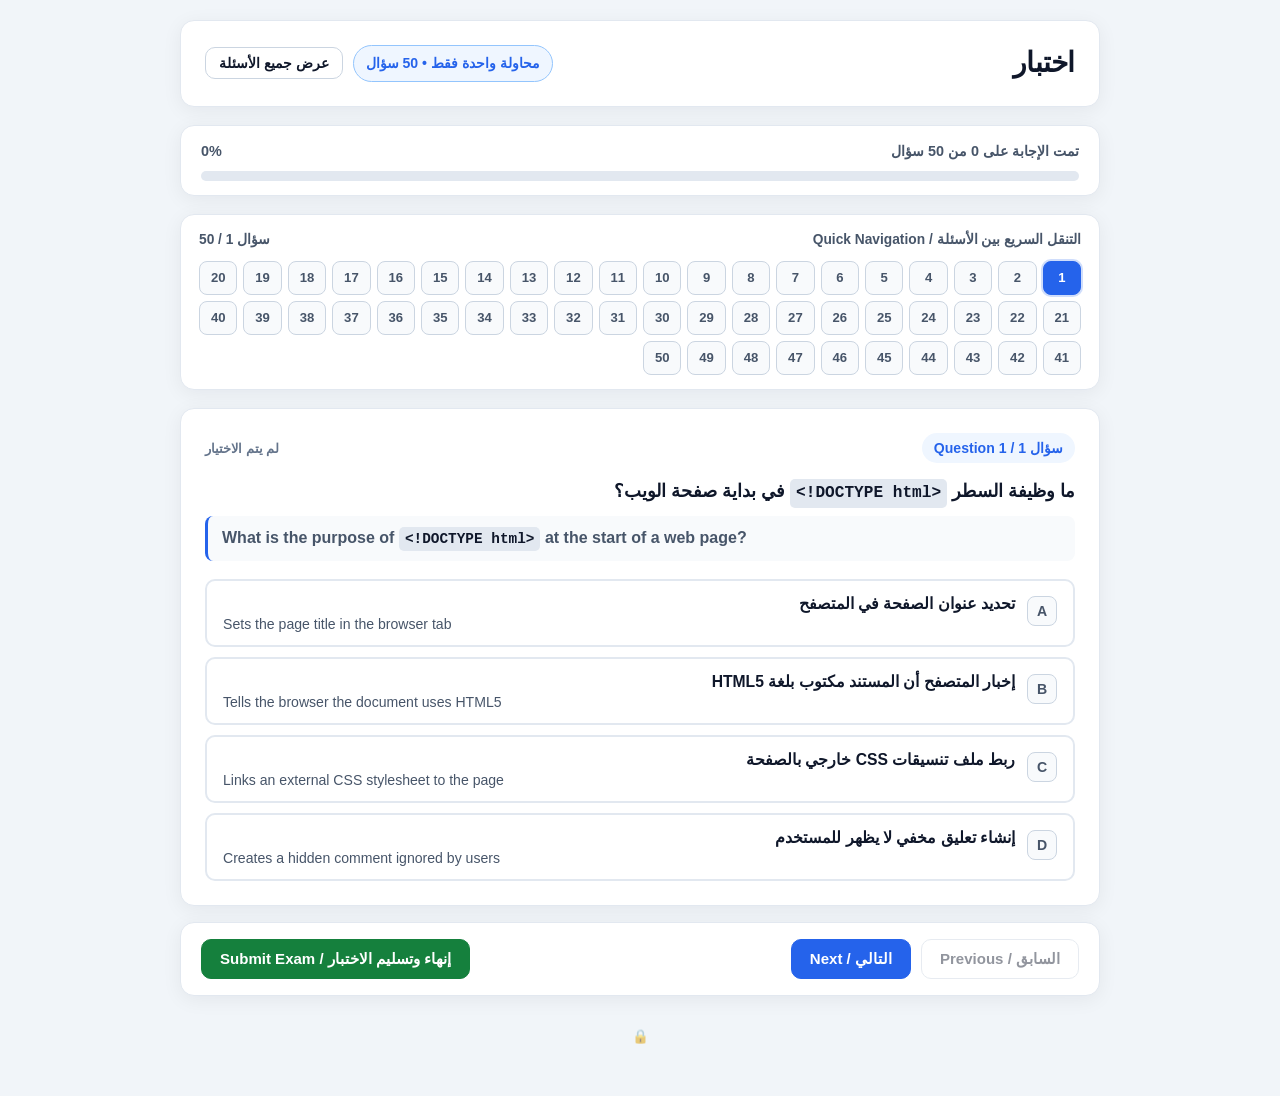
<file: test1HTMLCSS.html>
<!DOCTYPE html>
<html lang="ar" dir="rtl">
<head>
  <meta charset="UTF-8">
  <meta name="viewport" content="width=device-width, initial-scale=1.0">
  <title>اختبار</title>
  <style>
    :root {
      --bg: #f1f5f9;
      --surface: #ffffff;
      --surface-alt: #f8fafc;
      --border: #e2e8f0;
      --border-strong: #cbd5e1;
      --text: #0f172a;
      --text-muted: #475569;
      --text-light: #64748b;
      --primary: #2563eb;
      --primary-hover: #1d4ed8;
      --primary-soft: #eff6ff;
      --primary-border: #93c5fd;
      --success: #15803d;
      --success-bg: #f0fdf4;
      --success-border: #86efac;
      --danger: #b91c1c;
      --danger-bg: #fef2f2;
      --danger-border: #fca5a5;
      --warn: #b45309;
      --warn-bg: #fffbeb;
      --warn-border: #fcd34d;
      --radius: 14px;
      --radius-sm: 10px;
      --shadow: 0 4px 20px rgba(15, 23, 42, 0.06);
    }

    * {
      box-sizing: border-box;
      margin: 0;
      padding: 0;
    }

    body {
      font-family: 'Segoe UI', Tahoma, Geneva, Verdana, Arial, sans-serif;
      background: var(--bg);
      color: var(--text);
      line-height: 1.6;
      min-height: 100vh;
      padding: 20px 14px 48px;
    }

    .container {
      max-width: 920px;
      margin: 0 auto;
    }

    /* Header */
    .header {
      background: var(--surface);
      border: 1px solid var(--border);
      border-radius: var(--radius);
      padding: 20px 24px;
      margin-bottom: 18px;
      box-shadow: var(--shadow);
      display: flex;
      flex-wrap: wrap;
      align-items: center;
      justify-content: space-between;
      gap: 14px;
    }

    .header h1 {
      font-size: 1.75rem;
      font-weight: 800;
      color: var(--text);
      letter-spacing: -0.01em;
    }

    .header-controls {
      display: flex;
      align-items: center;
      gap: 10px;
      flex-wrap: wrap;
    }

    .badge {
      display: inline-flex;
      align-items: center;
      gap: 6px;
      background: var(--primary-soft);
      color: var(--primary);
      border: 1px solid var(--primary-border);
      padding: 6px 12px;
      border-radius: 999px;
      font-size: 0.88rem;
      font-weight: 700;
    }

    .badge.locked {
      background: var(--warn-bg);
      color: var(--warn);
      border-color: var(--warn-border);
    }

    /* Progress Bar */
    .progress-wrap {
      background: var(--surface);
      border: 1px solid var(--border);
      border-radius: var(--radius);
      padding: 14px 20px;
      margin-bottom: 18px;
      box-shadow: var(--shadow);
    }

    .progress-top {
      display: flex;
      justify-content: space-between;
      align-items: center;
      font-size: 0.9rem;
      font-weight: 600;
      color: var(--text-muted);
      margin-bottom: 8px;
      flex-wrap: wrap;
      gap: 8px;
    }

    .progress-track {
      width: 100%;
      height: 10px;
      background: var(--border);
      border-radius: 999px;
      overflow: hidden;
    }

    .progress-fill {
      height: 100%;
      width: 0%;
      background: linear-gradient(90deg, #2563eb, #3b82f6);
      border-radius: 999px;
      transition: width 0.25s ease;
    }

    /* Buttons */
    .btn {
      display: inline-flex;
      align-items: center;
      justify-content: center;
      gap: 6px;
      padding: 10px 18px;
      border-radius: var(--radius-sm);
      border: 1px solid var(--border-strong);
      background: var(--surface);
      color: var(--text);
      font-family: inherit;
      font-size: 0.94rem;
      font-weight: 700;
      cursor: pointer;
      transition: background-color 0.18s ease, border-color 0.18s ease, transform 0.12s ease;
      user-select: none;
    }

    .btn:hover:not(:disabled) {
      background: var(--surface-alt);
      border-color: var(--primary);
    }

    .btn:active:not(:disabled) {
      transform: scale(0.98);
    }

    .btn:disabled {
      opacity: 0.45;
      cursor: not-allowed;
    }

    .btn-primary {
      background: var(--primary);
      border-color: var(--primary);
      color: #ffffff;
    }

    .btn-primary:hover:not(:disabled) {
      background: var(--primary-hover);
      border-color: var(--primary-hover);
    }

    .btn-success {
      background: var(--success);
      border-color: var(--success);
      color: #ffffff;
    }

    .btn-success:hover:not(:disabled) {
      background: #166534;
      border-color: #166534;
    }

    .btn-sm {
      padding: 7px 13px;
      font-size: 0.85rem;
    }

    /* Palette */
    .palette-card {
      background: var(--surface);
      border: 1px solid var(--border);
      border-radius: var(--radius);
      padding: 14px 18px;
      margin-bottom: 18px;
      box-shadow: var(--shadow);
    }

    .palette-head {
      display: flex;
      justify-content: space-between;
      align-items: center;
      margin-bottom: 10px;
      font-size: 0.86rem;
      color: var(--text-muted);
      font-weight: 700;
    }

    .palette-grid {
      display: grid;
      grid-template-columns: repeat(auto-fill, minmax(38px, 1fr));
      gap: 6px;
    }

    .q-dot {
      height: 34px;
      border-radius: 8px;
      border: 1px solid var(--border-strong);
      background: var(--surface-alt);
      color: var(--text-muted);
      font-family: inherit;
      font-size: 0.82rem;
      font-weight: 700;
      cursor: pointer;
      transition: all 0.15s ease;
    }

    .q-dot:hover {
      border-color: var(--primary);
      color: var(--primary);
    }

    .q-dot.answered {
      background: var(--primary-soft);
      border-color: var(--primary-border);
      color: var(--primary);
    }

    .q-dot.current {
      background: var(--primary);
      border-color: var(--primary);
      color: #ffffff;
      box-shadow: 0 0 0 2px rgba(37, 99, 235, 0.22);
    }

    /* Question Card */
    .question-card {
      background: var(--surface);
      border: 1px solid var(--border);
      border-radius: var(--radius);
      padding: 24px;
      margin-bottom: 16px;
      box-shadow: var(--shadow);
    }

    .q-meta {
      display: flex;
      align-items: center;
      justify-content: space-between;
      margin-bottom: 14px;
      gap: 10px;
    }

    .q-number {
      display: inline-block;
      background: var(--primary-soft);
      color: var(--primary);
      font-weight: 800;
      font-size: 0.88rem;
      padding: 4px 12px;
      border-radius: 999px;
    }

    .q-status {
      font-size: 0.82rem;
      font-weight: 700;
      color: var(--text-light);
    }

    .q-status.done {
      color: var(--primary);
    }

    .q-text-ar {
      font-size: 1.12rem;
      font-weight: 700;
      color: var(--text);
      margin-bottom: 8px;
      line-height: 1.65;
    }

    .q-text-en {
      direction: ltr;
      text-align: left;
      font-size: 1rem;
      font-weight: 600;
      color: var(--text-muted);
      padding: 10px 14px;
      background: var(--surface-alt);
      border-left: 3px solid var(--primary);
      border-radius: 8px;
      margin-bottom: 18px;
      line-height: 1.55;
    }

    code {
      font-family: Consolas, 'Courier New', monospace;
      direction: ltr;
      unicode-bidi: isolate;
      display: inline-block;
      background: #e2e8f0;
      color: #0f172a;
      padding: 1px 6px;
      border-radius: 5px;
      font-size: 0.9em;
      font-weight: 700;
    }

    /* Options */
    .options-list {
      display: grid;
      grid-template-columns: 1fr;
      gap: 10px;
    }

    .option-btn {
      width: 100%;
      text-align: right;
      display: flex;
      align-items: flex-start;
      gap: 12px;
      padding: 13px 16px;
      border-radius: var(--radius-sm);
      border: 2px solid var(--border);
      background: var(--surface);
      color: var(--text);
      font-family: inherit;
      cursor: pointer;
      transition: all 0.16s ease;
    }

    .option-btn:hover {
      border-color: var(--primary-border);
      background: var(--surface-alt);
    }

    .option-btn.selected {
      border-color: var(--primary);
      background: var(--primary-soft);
    }

    .opt-letter {
      flex-shrink: 0;
      width: 30px;
      height: 30px;
      border-radius: 8px;
      background: var(--surface-alt);
      border: 1px solid var(--border-strong);
      color: var(--text-muted);
      display: flex;
      align-items: center;
      justify-content: center;
      font-weight: 800;
      font-size: 0.88rem;
      margin-top: 2px;
    }

    .option-btn.selected .opt-letter {
      background: var(--primary);
      border-color: var(--primary);
      color: #ffffff;
    }

    .opt-content {
      flex: 1;
      display: flex;
      flex-direction: column;
      gap: 3px;
    }

    .opt-ar {
      font-size: 0.98rem;
      font-weight: 700;
      color: var(--text);
    }

    .opt-en {
      direction: ltr;
      text-align: left;
      font-size: 0.88rem;
      font-weight: 500;
      color: var(--text-muted);
    }

    /* Navigation Bar */
    .nav-bar {
      display: flex;
      justify-content: space-between;
      align-items: center;
      gap: 12px;
      flex-wrap: wrap;
      margin-top: 16px;
      padding: 16px 20px;
      background: var(--surface);
      border: 1px solid var(--border);
      border-radius: var(--radius);
      box-shadow: var(--shadow);
    }

    .nav-group {
      display: flex;
      gap: 10px;
      flex-wrap: wrap;
    }

    /* Result Section */
    .result-banner {
      background: var(--surface);
      border: 1px solid var(--border);
      border-radius: var(--radius);
      padding: 28px 24px;
      margin-bottom: 20px;
      box-shadow: var(--shadow);
      text-align: center;
    }

    .score-circle {
      width: 132px;
      height: 132px;
      border-radius: 50%;
      margin: 0 auto 16px;
      display: flex;
      flex-direction: column;
      align-items: center;
      justify-content: center;
      background: var(--primary-soft);
      border: 6px solid var(--primary);
    }

    .score-circle.high {
      background: var(--success-bg);
      border-color: var(--success);
    }

    .score-circle.low {
      background: var(--danger-bg);
      border-color: var(--danger);
    }

    .score-pct {
      font-size: 1.9rem;
      font-weight: 900;
      line-height: 1.1;
      color: var(--text);
    }

    .score-frac {
      font-size: 0.92rem;
      font-weight: 700;
      color: var(--text-muted);
      margin-top: 2px;
    }

    .result-title {
      font-size: 1.35rem;
      font-weight: 800;
      margin-bottom: 6px;
    }

    .result-sub {
      color: var(--text-muted);
      font-size: 0.95rem;
      margin-bottom: 20px;
    }

    .stats-row {
      display: grid;
      grid-template-columns: repeat(3, 1fr);
      gap: 12px;
      max-width: 560px;
      margin: 0 auto;
    }

    .stat-box {
      padding: 14px 10px;
      border-radius: var(--radius-sm);
      border: 1px solid var(--border);
      background: var(--surface-alt);
    }

    .stat-box.correct {
      background: var(--success-bg);
      border-color: var(--success-border);
      color: var(--success);
    }

    .stat-box.wrong {
      background: var(--danger-bg);
      border-color: var(--danger-border);
      color: var(--danger);
    }

    .stat-val {
      font-size: 1.5rem;
      font-weight: 900;
      line-height: 1.2;
    }

    .stat-lbl {
      font-size: 0.82rem;
      font-weight: 700;
      margin-top: 3px;
    }

    /* Wrong Answers Review */
    .review-header {
      display: flex;
      align-items: center;
      justify-content: space-between;
      margin: 24px 0 14px;
      flex-wrap: wrap;
      gap: 8px;
    }

    .review-header h2 {
      font-size: 1.2rem;
      font-weight: 800;
      color: var(--danger);
    }

    .review-card {
      background: var(--surface);
      border: 1px solid var(--danger-border);
      border-right: 5px solid var(--danger);
      border-radius: var(--radius);
      padding: 20px;
      margin-bottom: 14px;
      box-shadow: var(--shadow);
    }

    .ans-compare {
      display: grid;
      grid-template-columns: 1fr 1fr;
      gap: 12px;
      margin-top: 14px;
    }

    .ans-box {
      padding: 12px 14px;
      border-radius: var(--radius-sm);
      border: 1px solid var(--border);
    }

    .ans-box.user-wrong {
      background: var(--danger-bg);
      border-color: var(--danger-border);
    }

    .ans-box.right-ans {
      background: var(--success-bg);
      border-color: var(--success-border);
    }

    .ans-tag {
      font-size: 0.8rem;
      font-weight: 800;
      margin-bottom: 6px;
      display: block;
    }

    .ans-box.user-wrong .ans-tag {
      color: var(--danger);
    }

    .ans-box.right-ans .ans-tag {
      color: var(--success);
    }

    .exp-box {
      margin-top: 12px;
      padding: 11px 14px;
      border-radius: var(--radius-sm);
      background: var(--surface-alt);
      border: 1px solid var(--border);
      font-size: 0.9rem;
      color: var(--text-muted);
    }

    .exp-en {
      direction: ltr;
      text-align: left;
      margin-top: 4px;
      font-size: 0.85rem;
      color: var(--text-light);
    }

    .perfect-box {
      background: var(--success-bg);
      border: 1px solid var(--success-border);
      color: var(--success);
      border-radius: var(--radius);
      padding: 22px;
      text-align: center;
      font-weight: 800;
      font-size: 1.05rem;
    }

    /* Modal */
    .modal-backdrop {
      position: fixed;
      inset: 0;
      background: rgba(15, 23, 42, 0.55);
      display: none;
      align-items: center;
      justify-content: center;
      padding: 16px;
      z-index: 1000;
    }

    .modal-backdrop.open {
      display: flex;
    }

    .modal-card {
      background: var(--surface);
      border-radius: var(--radius);
      max-width: 440px;
      width: 100%;
      padding: 24px;
      box-shadow: 0 20px 50px rgba(15, 23, 42, 0.25);
      border: 1px solid var(--border);
    }

    .modal-card h3 {
      font-size: 1.15rem;
      font-weight: 800;
      margin-bottom: 10px;
    }

    .modal-card p {
      font-size: 0.94rem;
      color: var(--text-muted);
      margin-bottom: 14px;
    }

    .modal-warn {
      background: var(--warn-bg);
      border: 1px solid var(--warn-border);
      color: var(--warn);
      padding: 10px 12px;
      border-radius: 8px;
      font-size: 0.88rem;
      font-weight: 700;
      margin-bottom: 14px;
    }

    .modal-actions {
      display: flex;
      justify-content: flex-end;
      gap: 10px;
      margin-top: 16px;
    }

    .pin-input {
      width: 100%;
      padding: 10px 14px;
      border: 1px solid var(--border-strong);
      border-radius: 8px;
      font-size: 1rem;
      font-family: inherit;
      direction: ltr;
      text-align: center;
      letter-spacing: 0.2em;
    }

    .pin-error {
      color: var(--danger);
      font-size: 0.84rem;
      font-weight: 700;
      margin-top: 6px;
      min-height: 20px;
    }

    .hidden {
      display: none !important;
    }

    /* Footer */
    .footer {
      margin-top: 28px;
      text-align: center;
      font-size: 0.8rem;
      color: var(--text-light);
    }

    .unlock-trigger {
      background: transparent;
      border: none;
      color: var(--text-light);
      cursor: pointer;
      font-size: 0.85rem;
      padding: 4px 8px;
      border-radius: 6px;
      opacity: 0.55;
      transition: opacity 0.15s;
    }

    .unlock-trigger:hover {
      opacity: 1;
    }

    @media (max-width: 640px) {
      .header {
        padding: 16px;
      }
      .question-card {
        padding: 18px 14px;
      }
      .ans-compare {
        grid-template-columns: 1fr;
      }
      .stats-row {
        grid-template-columns: 1fr;
      }
    }
  </style>
</head>
<body>
  <div class="container">
    <header class="header">
      <h1>اختبار</h1>
      <div class="header-controls">
        <span id="attemptBadge" class="badge">محاولة واحدة فقط • 50 سؤال</span>
        <button id="toggleViewBtn" class="btn btn-sm" type="button">عرض جميع الأسئلة</button>
      </div>
    </header>

    <!-- Quiz View -->
    <main id="quizSection">
      <section class="progress-wrap">
        <div class="progress-top">
          <span id="progressLabel">تمت الإجابة على 0 من 50 سؤال</span>
          <span id="progressPct">0%</span>
        </div>
        <div class="progress-track">
          <div id="progressFill" class="progress-fill"></div>
        </div>
      </section>

      <section id="paletteCard" class="palette-card">
        <div class="palette-head">
          <span>التنقل السريع بين الأسئلة / Quick Navigation</span>
          <span id="currentIndicator">سؤال 1 / 50</span>
        </div>
        <div id="paletteGrid" class="palette-grid"></div>
      </section>

      <div id="questionsContainer"></div>

      <nav class="nav-bar">
        <div id="singleNavGroup" class="nav-group">
          <button id="prevBtn" class="btn" type="button">السابق / Previous</button>
          <button id="nextBtn" class="btn btn-primary" type="button">التالي / Next</button>
        </div>
        <button id="submitBtn" class="btn btn-success" type="button">إنهاء وتسليم الاختبار / Submit Exam</button>
      </nav>
    </main>

    <!-- Result View -->
    <section id="resultSection" class="hidden">
      <div class="result-banner">
        <div id="scoreCircle" class="score-circle">
          <div id="scorePct" class="score-pct">0%</div>
          <div id="scoreFrac" class="score-frac">0 / 50</div>
        </div>
        <div id="resultTitle" class="result-title">نتيجة الاختبار</div>
        <div id="resultSub" class="result-sub">تم إغلاق الاختبار بعد استخدام المحاولة الوحيدة المتاحة.</div>
        <div class="stats-row">
          <div class="stat-box">
            <div class="stat-val">50</div>
            <div class="stat-lbl">إجمالي الأسئلة / Total</div>
          </div>
          <div class="stat-box correct">
            <div id="correctCount" class="stat-val">0</div>
            <div class="stat-lbl">إجابات صحيحة / Correct</div>
          </div>
          <div class="stat-box wrong">
            <div id="wrongCount" class="stat-val">0</div>
            <div class="stat-lbl">إجابات خاطئة / Wrong</div>
          </div>
        </div>
      </div>

      <div id="wrongReviewSection"></div>
    </section>

    <footer class="footer">
      <button id="unlockBtn" class="unlock-trigger" type="button" title="إعادة تعيين بواسطة المعلم">&#128274;</button>
    </footer>
  </div>

  <!-- Submit Confirmation Modal -->
  <div id="submitModal" class="modal-backdrop" role="dialog" aria-modal="true" aria-labelledby="submitModalTitle">
    <div class="modal-card">
      <h3 id="submitModalTitle">تأكيد تسليم الاختبار / Confirm Submission</h3>
      <p id="submitModalText"></p>
      <div id="submitModalWarn" class="modal-warn hidden"></div>
      <p style="font-size:0.86rem; margin-bottom:0;">تنبيه: لديك فرصة واحدة فقط، ولن تتمكن من تعديل الإجابات أو إعادة الاختبار بعد التسليم.</p>
      <div class="modal-actions">
        <button id="cancelSubmitBtn" class="btn" type="button">مراجعة / Review</button>
        <button id="confirmSubmitBtn" class="btn btn-success" type="button">تسليم نهائي / Confirm</button>
      </div>
    </div>
  </div>

  <!-- Instructor Unlock Modal -->
  <div id="unlockModal" class="modal-backdrop" role="dialog" aria-modal="true" aria-labelledby="unlockModalTitle">
    <div class="modal-card">
      <h3 id="unlockModalTitle">إعادة تعيين الاختبار (للمعلم)</h3>
      <p>أدخل رمز المعلم لإعادة فتح الاختبار على هذا الجهاز:</p>
      <input id="pinInput" class="pin-input" type="password" placeholder="****" autocomplete="off">
      <div id="pinError" class="pin-error"></div>
      <div class="modal-actions">
        <button id="cancelUnlockBtn" class="btn" type="button">إلغاء</button>
        <button id="confirmUnlockBtn" class="btn btn-primary" type="button">فتح الاختبار</button>
      </div>
    </div>
  </div>

  <script>
    (function () {
      const STORAGE_KEY = 'html_css_exam_50_locked_v1';
      const INSTRUCTOR_PIN = '1234';
      const LETTERS = ['A', 'B', 'C', 'D'];

      const QUESTIONS = [
        // --- Lesson 1 (6 questions) ---
        {
          id: 1,
          ar: 'ما وظيفة السطر `<!DOCTYPE html>` في بداية صفحة الويب؟',
          en: 'What is the purpose of `<!DOCTYPE html>` at the start of a web page?',
          options: [
            { ar: 'تحديد عنوان الصفحة في المتصفح', en: 'Sets the page title in the browser tab' },
            { ar: 'إخبار المتصفح أن المستند مكتوب بلغة HTML5', en: 'Tells the browser the document uses HTML5' },
            { ar: 'ربط ملف تنسيقات CSS خارجي بالصفحة', en: 'Links an external CSS stylesheet to the page' },
            { ar: 'إنشاء تعليق مخفي لا يظهر للمستخدم', en: 'Creates a hidden comment ignored by users' }
          ],
          answer: 1,
          expAr: 'التصريح `<!DOCTYPE html>` يخبر المتصفح أن الصفحة تستخدم معيار HTML5.',
          expEn: '`<!DOCTYPE html>` tells the browser to parse the document as HTML5.'
        },
        {
          id: 2,
          ar: 'أي وسم يُستخدم لتحديد ترميز الأحرف `UTF-8` حتى يدعم المتصفح اللغات المختلفة مثل العربية؟',
          en: 'Which tag specifies `UTF-8` character encoding so the browser supports multiple languages?',
          options: [
            { ar: '`<meta charset="UTF-8">`', en: '`<meta charset="UTF-8">`' },
            { ar: '`<title charset="UTF-8">`', en: '`<title charset="UTF-8">`' },
            { ar: '`<link charset="UTF-8">`', en: '`<link charset="UTF-8">`' },
            { ar: '`<head charset="UTF-8">`', en: '`<head charset="UTF-8">`' }
          ],
          answer: 0,
          expAr: 'الوسم `<meta charset="UTF-8">` يحدد ترميز الحروف داخل قسم `<head>`.',
          expEn: '`<meta charset="UTF-8">` declares the UTF-8 character encoding inside `<head>`.'
        },
        {
          id: 3,
          ar: 'أين يظهر النص المكتوب داخل الوسم `<title>Lesson1</title>`؟',
          en: 'Where does the text inside `<title>Lesson1</title>` appear?',
          options: [
            { ar: 'كعنوان رئيسي كبير داخل الصفحة', en: 'As a large main heading inside the page' },
            { ar: 'أسفل الصفحة في شريط التذييل', en: 'At the bottom of the page in the footer' },
            { ar: 'في شريط التبويب الخاص بالمتصفح', en: 'In the browser tab title bar' },
            { ar: 'داخل قائمة منسدلة في النموذج', en: 'Inside a dropdown list in a form' }
          ],
          answer: 2,
          expAr: 'الوسم `<title>` يحدد عنوان الصفحة الذي يظهر في تبويب المتصفح.',
          expEn: 'The `<title>` element sets the title shown in the browser tab.'
        },
        {
          id: 4,
          ar: 'أي جزء من صفحة HTML يحتوي على المحتوى المرئي الذي يراه المستخدم على الشاشة؟',
          en: 'Which section of an HTML document contains the visible content shown on the screen?',
          options: [
            { ar: 'الوسم `<head>` فقط', en: 'The `<head>` element only' },
            { ar: 'الوسم `<meta>` فقط', en: 'The `<meta>` element only' },
            { ar: 'الوسم `<link>` فقط', en: 'The `<link>` element only' },
            { ar: 'الوسم `<body>` فقط', en: 'The `<body>` element only' }
          ],
          answer: 3,
          expAr: 'كل العناصر المرئية مثل العناوين والفقرات والجداول توضع داخل `<body>`.',
          expEn: 'All visible content such as headings, paragraphs, and tables goes inside `<body>`.'
        },
        {
          id: 5,
          ar: 'ما فائدة السمة `lang="en"` في الوسم `<html lang="en">`؟',
          en: 'What is the purpose of the `lang="en"` attribute in `<html lang="en">`?',
          options: [
            { ar: 'تغيير لون خلفية الصفحة بالكامل', en: 'Changes the background color of the whole page' },
            { ar: 'تحديد اللغة الأساسية لمحتوى الصفحة', en: 'Specifies the primary language of the page' },
            { ar: 'تكبير حجم الخط في جميع العناوين', en: 'Increases the font size of all headings' },
            { ar: 'تفعيل خاصية التمرير الأفقي للصفحة', en: 'Enables horizontal scrolling on the page' }
          ],
          answer: 1,
          expAr: 'السمة `lang` تحدد لغة المستند للمتصفحات ومحركات البحث وقارئات الشاشة.',
          expEn: 'The `lang` attribute declares the document language for browsers and accessibility tools.'
        },
        {
          id: 6,
          ar: 'ما الدور الرئيسي للوسم `<meta name="viewport" content="width=device-width, initial-scale=1.0">`؟',
          en: 'What is the main role of `<meta name="viewport" content="width=device-width, initial-scale=1.0">`?',
          options: [
            { ar: 'ضبط عرض الصفحة لتتناسب مع مقاسات الشاشات', en: 'Adjusts page width and scaling for device screens' },
            { ar: 'إضافة صورة خلفية متكررة لصفحة الويب', en: 'Adds a repeating background image to the page' },
            { ar: 'تحويل جميع العناصر إلى عناصر سطرية', en: 'Converts all elements into inline elements' },
            { ar: 'حماية كلمة المرور داخل حقول الإدخال', en: 'Protects passwords inside input fields' }
          ],
          answer: 0,
          expAr: 'وسم `viewport` يضبط عرض الصفحة ومستوى التكبير لتظهر بشكل متجاوب على مختلف الأجهزة.',
          expEn: 'The viewport meta tag sets the width and initial zoom level for responsive display.'
        },

        // --- Lesson 2 (11 questions) ---
        {
          id: 7,
          ar: 'أي وسم يمثل أصغر مستوى عنوان في لغة HTML؟',
          en: 'Which tag represents the smallest heading level in HTML?',
          options: [
            { ar: 'الوسم `<h1>`', en: 'The `<h1>` tag' },
            { ar: 'الوسم `<h3>`', en: 'The `<h3>` tag' },
            { ar: 'الوسم `<h6>`', en: 'The `<h6>` tag' },
            { ar: 'الوسم `<p>`', en: 'The `<p>` tag' }
          ],
          answer: 2,
          expAr: 'تتدرج العناوين من `<h1>` الأكبر والأهم إلى `<h6>` الأصغر.',
          expEn: 'HTML headings range from `<h1>` (largest/highest) down to `<h6>` (smallest).'
        },
        {
          id: 8,
          ar: 'كيف نكتب تعليقاً (Comment) في لغة HTML بحيث يتجاهله المتصفح؟',
          en: 'How do you write a comment in HTML so the browser ignores it?',
          options: [
            { ar: '`/* تعليق هنا */`', en: '`/* comment here */`' },
            { ar: '`// تعليق هنا`', en: '`// comment here`' },
            { ar: '`# تعليق هنا #`', en: '`# comment here #`' },
            { ar: '`<!-- تعليق هنا -->`', en: '`<!-- comment here -->`' }
          ],
          answer: 3,
          expAr: 'تُكتب التعليقات في HTML بين `<!--` و `-->` بينما `/* */` تُستخدم في CSS.',
          expEn: 'HTML comments use `<!-- ... -->`, whereas `/* ... */` is used in CSS.'
        },
        {
          id: 9,
          ar: 'أي وسم يُستخدم لإنشاء فقرة نصية في HTML؟',
          en: 'Which tag is used to create a text paragraph in HTML?',
          options: [
            { ar: 'الوسم `<p>`', en: 'The `<p>` tag' },
            { ar: 'الوسم `<br>`', en: 'The `<br>` tag' },
            { ar: 'الوسم `<li>`', en: 'The `<li>` tag' },
            { ar: 'الوسم `<td>`', en: 'The `<td>` tag' }
          ],
          answer: 0,
          expAr: 'الوسم `<p>` اختصار لكلمة Paragraph ويُستخدم لإنشاء الفقرات النصية.',
          expEn: '`<p>` stands for paragraph and defines a block of text.'
        },
        {
          id: 10,
          ar: 'ما الفرق بين الوسم `<b>` والوسم `<strong>`؟',
          en: 'What is the difference between the `<b>` tag and the `<strong>` tag?',
          options: [
            { ar: '`<b>` يجعل النص مائلاً و `<strong>` يجعله مسطراً', en: '`<b>` makes text italic and `<strong>` underlines it' },
            { ar: '`<b>` للتنسيق العريض فقط بينما `<strong>` يدل على أهمية النص', en: '`<b>` is visual bold only while `<strong>` adds semantic importance' },
            { ar: '`<b>` يُستخدم للجداول فقط و `<strong>` للقوائم فقط', en: '`<b>` is for tables only and `<strong>` is for lists only' },
            { ar: '`<b>` ينشئ سطراً جديداً و `<strong>` يحذف المسافات', en: '`<b>` adds a line break and `<strong>` removes spaces' }
          ],
          answer: 1,
          expAr: 'كلاهما يعرض النص بخط عريض، لكن `<strong>` يحمل معنى دلالياً يشير إلى أهمية النص.',
          expEn: 'Both render bold text, but `<strong>` also indicates strong semantic importance.'
        },
        {
          id: 11,
          ar: 'أي وسمين يجعلان النص مائلاً (Italic) في HTML؟',
          en: 'Which two tags display text in italics in HTML?',
          options: [
            { ar: '`<b>` و `<strong>`', en: '`<b>` and `<strong>`' },
            { ar: '`<sup>` و `<sub>`', en: '`<sup>` and `<sub>`' },
            { ar: '`<i>` و `<em>`', en: '`<i>` and `<em>`' },
            { ar: '`<ul>` و `<ol>`', en: '`<ul>` and `<ol>`' }
          ],
          answer: 2,
          expAr: 'الوسم `<i>` يجعل النص مائلاً شكلياً، والوسم `<em>` يجعله مائلاً مع تأكيد دلالي.',
          expEn: '`<i>` styles text in italics and `<em>` emphasizes text in italics.'
        },
        {
          id: 12,
          ar: 'أي كود HTML يعرض الصيغة الرياضية x² بشكل صحيح؟',
          en: 'Which HTML code correctly displays the mathematical expression x²?',
          options: [
            { ar: '`x<sub>2</sub>`', en: '`x<sub>2</sub>`' },
            { ar: '`x<sup>2</sup>`', en: '`x<sup>2</sup>`' },
            { ar: '`x<em>2</em>`', en: '`x<em>2</em>`' },
            { ar: '`x<br>2`', en: '`x<br>2`' }
          ],
          answer: 1,
          expAr: 'الوسم `<sup>` (Superscript) يرفع النص لأعلى السطر مثل الأسس الرياضية.',
          expEn: '`<sup>` renders superscript text above the baseline, such as exponents.'
        },
        {
          id: 13,
          ar: 'أي كود HTML يعرض الصيغة الكيميائية H₂O بشكل صحيح؟',
          en: 'Which HTML code correctly displays the chemical formula H₂O?',
          options: [
            { ar: '`H<sup>2</sup>O`', en: '`H<sup>2</sup>O`' },
            { ar: '`H<i>2</i>O`', en: '`H<i>2</i>O`' },
            { ar: '`H<b>2</b>O`', en: '`H<b>2</b>O`' },
            { ar: '`H<sub>2</sub>O`', en: '`H<sub>2</sub>O`' }
          ],
          answer: 3,
          expAr: 'الوسم `<sub>` (Subscript) ينزل النص أسفل السطر كما في الصيغ الكيميائية.',
          expEn: '`<sub>` renders subscript text below the baseline, as in chemical formulas.'
        },
        {
          id: 14,
          ar: 'ما وظيفة الوسم `<br>` في HTML؟',
          en: 'What is the function of the `<br>` tag in HTML?',
          options: [
            { ar: 'إدراج فاصل سطر للانتقال إلى سطر جديد', en: 'Inserts a line break to move to a new line' },
            { ar: 'جعل النص عريضاً ومميزاً في الفقرة', en: 'Makes text bold and highlighted in a paragraph' },
            { ar: 'رسم إطار خارجي حول العنصر الحالي', en: 'Draws an outer border around the element' },
            { ar: 'إنشاء قائمة مرتبة بأرقام متسلسلة', en: 'Creates a numbered ordered list' }
          ],
          answer: 0,
          expAr: 'الوسم `<br>` هو وسم مفرد ينشئ سطراً جديداً داخل النص.',
          expEn: '`<br>` is a void tag that inserts a single line break.'
        },
        {
          id: 15,
          ar: 'أي وسم يُستخدم لإنشاء قائمة غير مرتبة تظهر بنقاط (Bullets)؟',
          en: 'Which tag is used to create an unordered bulleted list?',
          options: [
            { ar: 'الوسم `<ol>`', en: 'The `<ol>` tag' },
            { ar: 'الوسم `<ul>`', en: 'The `<ul>` tag' },
            { ar: 'الوسم `<dl>`', en: 'The `<dl>` tag' },
            { ar: 'الوسم `<tr>`', en: 'The `<tr>` tag' }
          ],
          answer: 1,
          expAr: 'الوسم `<ul>` اختصار لـ Unordered List ويُستخدم للقوائم النقطية.',
          expEn: '`<ul>` stands for Unordered List and displays items with bullet points.'
        },
        {
          id: 16,
          ar: 'أي وسم يُستخدم لإنشاء قائمة مرتبة بأرقام (1, 2, 3...)؟',
          en: 'Which tag is used to create a numbered ordered list (1, 2, 3...)?',
          options: [
            { ar: 'الوسم `<ul>`', en: 'The `<ul>` tag' },
            { ar: 'الوسم `<li>`', en: 'The `<li>` tag' },
            { ar: 'الوسم `<ol>`', en: 'The `<ol>` tag' },
            { ar: 'الوسم `<select>`', en: 'The `<select>` tag' }
          ],
          answer: 2,
          expAr: 'الوسم `<ol>` اختصار لـ Ordered List ويرقّم العناصر تلقائياً.',
          expEn: '`<ol>` stands for Ordered List and numbers its items automatically.'
        },
        {
          id: 17,
          ar: 'أي وسم يمثل عنصراً واحداً داخل القائمة سواء كانت `<ul>` أو `<ol>`؟',
          en: 'Which tag defines a single list item inside either `<ul>` or `<ol>`?',
          options: [
            { ar: 'الوسم `<option>`', en: 'The `<option>` tag' },
            { ar: 'الوسم `<td>`', en: 'The `<td>` tag' },
            { ar: 'الوسم `<span>`', en: 'The `<span>` tag' },
            { ar: 'الوسم `<li>`', en: 'The `<li>` tag' }
          ],
          answer: 3,
          expAr: 'الوسم `<li>` اختصار لـ List Item ويوضع داخل `<ul>` أو `<ol>`.',
          expEn: '`<li>` stands for List Item and is placed inside `<ul>` or `<ol>`.'
        },

        // --- Lesson 3 (13 questions) ---
        {
          id: 18,
          ar: 'أي قيمة للسمة `type` في `<input>` تُخفي الأحرف المكتوبة كنقاط أو نجوم؟',
          en: 'Which `type` attribute value on `<input>` masks typed characters as dots or asterisks?',
          options: [
            { ar: '`type="password"`', en: '`type="password"`' },
            { ar: '`type="text"`', en: '`type="text"`' },
            { ar: '`type="checkbox"`', en: '`type="checkbox"`' },
            { ar: '`type="color"`', en: '`type="color"`' }
          ],
          answer: 0,
          expAr: 'الحقل `<input type="password">` يخفي كلمة المرور أثناء الكتابة.',
          expEn: '`<input type="password">` hides entered characters for password privacy.'
        },
        {
          id: 19,
          ar: 'أي حقل إدخال يسمح للمستخدم باختيار تاريخ من تقويم جاهز؟',
          en: 'Which input field allows the user to pick a date from a calendar?',
          options: [
            { ar: '`<input type="number">`', en: '`<input type="number">`' },
            { ar: '`<input type="date">`', en: '`<input type="date">`' },
            { ar: '`<input type="text">`', en: '`<input type="text">`' },
            { ar: '`<input type="color">`', en: '`<input type="color">`' }
          ],
          answer: 1,
          expAr: 'النوع `date` يعرض أداة اختيار التاريخ في المتصفح.',
          expEn: '`<input type="date">` provides a built-in browser date picker.'
        },
        {
          id: 20,
          ar: 'ما النتيجة عند استخدام `<input type="checkbox">` في النموذج؟',
          en: 'What does `<input type="checkbox">` display in a form?',
          options: [
            { ar: 'قائمة منسدلة لاختيار عنصر واحد', en: 'A dropdown list to pick one item' },
            { ar: 'أداة اختيار لون من لوحة الألوان', en: 'A color picker from a color palette' },
            { ar: 'مربع اختيار يمكن تحديده أو إلغاء تحديده', en: 'A checkable box that can be toggled on or off' },
            { ar: 'حقل نصي لإدخال الأرقام فقط', en: 'A text box that accepts numbers only' }
          ],
          answer: 2,
          expAr: 'النوع `checkbox` ينشئ مربع اختيار يمكن تفعيله أو إلغاؤه.',
          expEn: '`type="checkbox"` creates a toggleable square checkbox.'
        },
        {
          id: 21,
          ar: 'أي نوع من `<input>` يعرض أداة اختيار الألوان (Color Picker)؟',
          en: 'Which `<input>` type displays a color picker tool?',
          options: [
            { ar: '`type="date"`', en: '`type="date"`' },
            { ar: '`type="number"`', en: '`type="number"`' },
            { ar: '`type="password"`', en: '`type="password"`' },
            { ar: '`type="color"`', en: '`type="color"`' }
          ],
          answer: 3,
          expAr: 'الحقل `<input type="color">` يفتح منتقي الألوان لاختيار لون.',
          expEn: '`<input type="color">` renders a browser color picker control.'
        },
        {
          id: 22,
          ar: 'كيف نربط الوسم `<label>` بحقل `<input>` معين بحيث يؤدي النقر على النص إلى تنشيط الحقل؟',
          en: 'How do you link a `<label>` to a specific `<input>` so clicking the label focuses the field?',
          options: [
            { ar: 'بتطابق قيمة `for` في `<label>` مع قيمة `id` في `<input>`', en: 'By matching `for` on `<label>` with `id` on `<input>`' },
            { ar: 'بتطابق قيمة `href` في `<label>` مع قيمة `src` في `<input>`', en: 'By matching `href` on `<label>` with `src` on `<input>`' },
            { ar: 'بتطابق قيمة `type` في `<label>` مع قيمة `border` في `<input>`', en: 'By matching `type` on `<label>` with `border` on `<input>`' },
            { ar: 'بوضع `<label>` داخل وسم `<table>` فقط', en: 'By placing `<label>` inside a `<table>` tag only' }
          ],
          answer: 0,
          expAr: 'عندما تتطابق قيمة `for` في `<label>` مع `id` في `<input>` يرتبطان معاً.',
          expEn: 'Matching `<label for="a">` with `<input id="a">` associates the label with the input.'
        },
        {
          id: 23,
          ar: 'ما وظيفة الوسم `<form>` في صفحة HTML؟',
          en: 'What is the purpose of the `<form>` element in HTML?',
          options: [
            { ar: 'عرض البيانات في صفوف وأعمدة منظمة', en: 'Displays data in organized rows and columns' },
            { ar: 'تجميع حقول الإدخال والأزرار لإرسال بيانات المستخدم', en: 'Groups input fields and buttons to submit user data' },
            { ar: 'تطبيق تدرج لوني دائري على الصفحة', en: 'Applies a radial color gradient to the page' },
            { ar: 'إنشاء قائمة نقطية من العناصر المتتالية', en: 'Creates a bulleted list of sequential items' }
          ],
          answer: 1,
          expAr: 'الوسم `<form>` يجمع حقول الإدخال مثل `<input>` و `<button>` لإرسال البيانات.',
          expEn: '`<form>` acts as a container for user inputs and submit buttons.'
        },
        {
          id: 24,
          ar: 'عند كتابة عنصرين `<span>Hello</span>` و `<span>Welcome</span>`، كيف يظهران على الصفحة؟',
          en: 'When writing `<span>Hello</span>` and `<span>Welcome</span>`, how do they appear on the page?',
          options: [
            { ar: 'كل عنصر في سطر منفصل لأنه عنصر Block', en: 'Each on a separate line because it is a block element' },
            { ar: 'داخل جدول بحدود سميكة تلقائياً', en: 'Inside a table with thick borders automatically' },
            { ar: 'بجانب بعضهما في نفس السطر لأنه عنصر Inline', en: 'Side by side on the same line because it is an inline element' },
            { ar: 'لا يظهران نهائياً على الصفحة', en: 'They do not appear on the page at all' }
          ],
          answer: 2,
          expAr: 'الوسم `<span>` هو عنصر سطري (Inline) لذلك يظهر بجانب العناصر الأخرى في نفس السطر.',
          expEn: '`<span>` is an inline element, so adjacent spans stay on the same line.'
        },
        {
          id: 25,
          ar: 'أي من العناصر التالية يُعد عنصراً كتلياً (Block Element) يبدأ في سطر جديد تلقائياً؟',
          en: 'Which of the following is a block element that starts on a new line automatically?',
          options: [
            { ar: 'الوسم `<span>`', en: 'The `<span>` tag' },
            { ar: 'الوسم `<b>`', en: 'The `<b>` tag' },
            { ar: 'الوسم `<i>`', en: 'The `<i>` tag' },
            { ar: 'الوسم `<h2>`', en: 'The `<h2>` tag' }
          ],
          answer: 3,
          expAr: 'العناوين مثل `<h2>` هي عناصر كتلية (Block) تأخذ السطر بالكامل وتبدأ في سطر جديد.',
          expEn: 'Headings like `<h2>` are block-level elements that start on a new line.'
        },
        {
          id: 26,
          ar: 'أي وسمين يُستخدمان معاً لإنشاء قائمة منسدلة (Dropdown List) في HTML؟',
          en: 'Which two tags are used together to create a dropdown list in HTML?',
          options: [
            { ar: '`<select>` و `<option>`', en: '`<select>` and `<option>`' },
            { ar: '`<ul>` و `<li>`', en: '`<ul>` and `<li>`' },
            { ar: '`<thead>` و `<tbody>`', en: '`<thead>` and `<tbody>`' },
            { ar: '`<form>` و `<label>`', en: '`<form>` and `<label>`' }
          ],
          answer: 0,
          expAr: 'تُنشأ القائمة المنسدلة بوسم `<select>` وتُضاف الخيارات بوسم `<option>`.',
          expEn: '`<select>` creates the dropdown container and `<option>` defines each choice.'
        },
        {
          id: 27,
          ar: 'ما وظيفة الوسم `<tr>` داخل الجدول `<table>`؟',
          en: 'What is the purpose of the `<tr>` tag inside a `<table>`?',
          options: [
            { ar: 'إنشاء خلية عنوان غامقة في الجدول', en: 'Creates a bold header cell in the table' },
            { ar: 'إنشاء صف جديد داخل الجدول', en: 'Creates a new row inside the table' },
            { ar: 'تحديد سمك حدود الجدول بالبكسل', en: 'Sets the table border width in pixels' },
            { ar: 'تجميع محتوى جسم الجدول بالكامل', en: 'Groups the entire table body content' }
          ],
          answer: 1,
          expAr: 'الوسم `<tr>` اختصار لـ Table Row ويُستخدم لإنشاء كل صف في الجدول.',
          expEn: '`<tr>` stands for Table Row and defines a row of cells.'
        },
        {
          id: 28,
          ar: 'ما الفرق بين `<th>` و `<td>` داخل صف الجدول؟',
          en: 'What is the difference between `<th>` and `<td>` inside a table row?',
          options: [
            { ar: '`<th>` لإنشاء صف و `<td>` لإنشاء عمود', en: '`<th>` creates a row and `<td>` creates a column' },
            { ar: '`<th>` للحذف و `<td>` لإضافة صورة', en: '`<th>` deletes data and `<td>` inserts an image' },
            { ar: '`<th>` لخلية عنوان العمود و `<td>` لخلية البيانات العادية', en: '`<th>` is a header cell and `<td>` is a regular data cell' },
            { ar: '`<th>` يُستخدم خارج الجدول و `<td>` داخله', en: '`<th>` is used outside tables and `<td>` inside them' }
          ],
          answer: 2,
          expAr: 'الوسم `<th>` يمثل خلية رأس الجدول (Table Header) و `<td>` يمثل خلية البيانات (Table Data).',
          expEn: '`<th>` defines a table header cell (bold/centered by default), while `<td>` defines standard table data.'
        },
        {
          id: 29,
          ar: 'أي وسمين يُستخدمان لتقسيم الجدول إلى جزء للعناوين وجزء للبيانات؟',
          en: 'Which two tags separate a table into a header section and a body section?',
          options: [
            { ar: '`<head>` و `<body>`', en: '`<head>` and `<body>`' },
            { ar: '`<th>` و `<td>`', en: '`<th>` and `<td>`' },
            { ar: '`<tr>` و `<table>`', en: '`<tr>` and `<table>`' },
            { ar: '`<thead>` و `<tbody>`', en: '`<thead>` and `<tbody>`' }
          ],
          answer: 3,
          expAr: 'الوسم `<thead>` يضم صفوف رؤوس الجدول و `<tbody>` يضم صفوف البيانات.',
          expEn: '`<thead>` groups header rows and `<tbody>` groups the main data rows of a table.'
        },
        {
          id: 30,
          ar: 'ما وظيفة السمة `border="5"` في الوسم `<table border="5">`؟',
          en: 'What does the `border="5"` attribute do in `<table border="5">`?',
          options: [
            { ar: 'إضافة حدود ظاهرة حول الجدول وخلاياه بسمك 5', en: 'Adds visible borders of width 5 around the table and cells' },
            { ar: 'تحديد عدد صفوف الجدول ليكون 5 صفوف', en: 'Sets the number of table rows to 5 rows' },
            { ar: 'تحديد عدد أعمدة الجدول ليكون 5 أعمدة', en: 'Sets the number of table columns to 5 columns' },
            { ar: 'إضافة مسافة هامش خارجي بمقدار 5 أضعاف', en: 'Adds an outer margin of 5 times the size' }
          ],
          answer: 0,
          expAr: 'السمة `border="5"` تظهر إطاراً للجدول وخلاياه بسمك 5 بكسل.',
          expEn: '`border="5"` displays a 5px border around the table and its cells.'
        },

        // --- Lesson 7 (8 questions) ---
        {
          id: 31,
          ar: 'ما الطريقة الصحيحة لربط ملف CSS خارجي اسمه `lesson7.css` بصفحة HTML؟',
          en: 'What is the correct way to link an external CSS file named `lesson7.css` to an HTML page?',
          options: [
            { ar: '`<style src="lesson7.css">`', en: '`<style src="lesson7.css">`' },
            { ar: '`<link rel="stylesheet" href="lesson7.css">`', en: '`<link rel="stylesheet" href="lesson7.css">`' },
            { ar: '`<css href="lesson7.css">`', en: '`<css href="lesson7.css">`' },
            { ar: '`<img rel="stylesheet" src="lesson7.css">`', en: '`<img rel="stylesheet" src="lesson7.css">`' }
          ],
          answer: 1,
          expAr: 'يُربط ملف CSS الخارجي داخل `<head>` باستخدام `<link rel="stylesheet" href="...">`.',
          expEn: 'External CSS files are linked inside `<head>` with `<link rel="stylesheet" href="...">`.'
        },
        {
          id: 32,
          ar: 'أي خاصية CSS تُستخدم لتعيين صورة كخلفية لعنصر `<div>`؟',
          en: 'Which CSS property sets an image as the background of a `<div>` element?',
          options: [
            { ar: '`background-color: url(\'cata.jfif\');`', en: '`background-color: url(\'cata.jfif\');`' },
            { ar: '`border-image: \'cata.jfif\';`', en: '`border-image: \'cata.jfif\';`' },
            { ar: '`background-image: url(\'cata.jfif\');`', en: '`background-image: url(\'cata.jfif\');`' },
            { ar: '`image-src: url(\'cata.jfif\');`', en: '`image-src: url(\'cata.jfif\');`' }
          ],
          answer: 2,
          expAr: 'الخاصية `background-image` مع الدالة `url()` تضيف صورة خلفية للعنصر.',
          expEn: '`background-image: url(...)` assigns a background image to an element.'
        },
        {
          id: 33,
          ar: 'ماذا تفعل الخاصية `background-repeat: no-repeat;`؟',
          en: 'What does the CSS property `background-repeat: no-repeat;` do?',
          options: [
            { ar: 'تكرر صورة الخلفية أفقياً فقط', en: 'Repeats the background image horizontally only' },
            { ar: 'تكرر صورة الخلفية عمودياً فقط', en: 'Repeats the background image vertically only' },
            { ar: 'تخفي صورة الخلفية بشكل كامل', en: 'Hides the background image completely' },
            { ar: 'تمنع تكرار صورة الخلفية وتعرضها مرة واحدة', en: 'Prevents the background image from repeating' }
          ],
          answer: 3,
          expAr: 'القيمة `no-repeat` تعرض صورة الخلفية مرة واحدة دون تكرارها.',
          expEn: '`background-repeat: no-repeat;` displays the background image only once without tiling.'
        },
        {
          id: 34,
          ar: 'أي قيمة للخاصية `background-repeat` تكرر صورة الخلفية أفقياً (من اليسار لليمين) فقط؟',
          en: 'Which `background-repeat` value repeats the background image horizontally only?',
          options: [
            { ar: '`repeat-x`', en: '`repeat-x`' },
            { ar: '`repeat-y`', en: '`repeat-y`' },
            { ar: '`no-repeat`', en: '`no-repeat`' },
            { ar: '`cover`', en: '`cover`' }
          ],
          answer: 0,
          expAr: 'القيمة `repeat-x` تكرر الصورة على المحور الأفقي X فقط، بينما `repeat-y` على المحور الرأسي Y.',
          expEn: '`repeat-x` tiles the image along the horizontal X-axis only.'
        },
        {
          id: 35,
          ar: 'ما الفرق بين `background-size: cover;` و `background-size: contain;`؟',
          en: 'What is the difference between `background-size: cover;` and `background-size: contain;`?',
          options: [
            { ar: '`cover` تصغّر الصورة و `contain` تحذفها', en: '`cover` shrinks the image and `contain` removes it' },
            { ar: '`cover` تملأ العنصر بالكامل وقد تقص جزءاً بينما `contain` تُظهر الصورة كاملة داخل العنصر', en: '`cover` fills the box (may crop) while `contain` fits the entire image inside' },
            { ar: '`cover` تكرر الصورة أفقياً و `contain` تكررها عمودياً', en: '`cover` repeats horizontally and `contain` repeats vertically' },
            { ar: 'لا يوجد أي فرق بين القيمتين في CSS', en: 'There is no difference between the two values in CSS' }
          ],
          answer: 1,
          expAr: '`cover` تغطي المساحة بالكامل مع الحفاظ على النسبة وقد يُقص جزء من الصورة، أما `contain` فتُظهر الصورة كاملة دون قص.',
          expEn: '`cover` scales the image to fill the entire container (cropping if needed), while `contain` keeps the full image visible.'
        },
        {
          id: 36,
          ar: 'أي خاصية CSS تُستخدم لتحديد موضع صورة الخلفية مثل `center` أو `top right`؟',
          en: 'Which CSS property sets the position of a background image such as `center` or `top right`?',
          options: [
            { ar: '`background-size`', en: '`background-size`' },
            { ar: '`background-repeat`', en: '`background-repeat`' },
            { ar: '`background-position`', en: '`background-position`' },
            { ar: '`background-color`', en: '`background-color`' }
          ],
          answer: 2,
          expAr: 'الخاصية `background-position` تحدد مكان ظهور صورة الخلفية داخل العنصر.',
          expEn: '`background-position` controls where the background image is placed inside the element.'
        },
        {
          id: 37,
          ar: 'ماذا تفعل القاعدة `border: 5px solid;` على العنصر `<div>`؟',
          en: 'What does `border: 5px solid;` apply to a `<div>` element?',
          options: [
            { ar: 'تضيف هامشاً خارجياً بمقدار 5 بكسل', en: 'Adds an outer margin of 5 pixels' },
            { ar: 'تغير ارتفاع العنصر إلى 5 بكسل', en: 'Changes the element height to 5 pixels' },
            { ar: 'تجعل زوايا العنصر دائرية بمقدار 5 بكسل', en: 'Rounds the element corners by 5 pixels' },
            { ar: 'ترسم حدوداً متصلة بسمك 5 بكسل حول العنصر', en: 'Draws a 5px solid border around the element' }
          ],
          answer: 3,
          expAr: 'الخاصية `border: 5px solid;` ترسم إطاراً متصلاً حول العنصر بسمك 5 بكسل.',
          expEn: '`border: 5px solid;` creates a continuous 5-pixel border around the element.'
        },
        {
          id: 38,
          ar: 'في CSS، إذا كُتبت الخاصية `background-size: 400px;` وبعدها مباشرة `background-size: cover;` لنفس العنصر، أي قيمة سيتم تطبيقها؟',
          en: 'In CSS, if `background-size: 400px;` is followed immediately by `background-size: cover;` on the same element, which value applies?',
          options: [
            { ar: 'تُطبق `cover` لأن القاعدة الأحدث تلغي السابقة', en: '`cover` applies because the later declaration overrides the earlier one' },
            { ar: 'تُطبق `400px` لأن القاعدة الأولى لها الأولوية دائماً', en: '`400px` applies because the first declaration always wins' },
            { ar: 'يحدث خطأ ولا تظهر صورة الخلفية نهائياً', en: 'An error occurs and the background image disappears' },
            { ar: 'يجمع المتصفح القيمتين معاً في وقت واحد', en: 'The browser combines both values at the same time' }
          ],
          answer: 0,
          expAr: 'في CSS عند تكرار نفس الخاصية داخل نفس القاعدة، تفوز القيمة المكتوبة لاحقاً (Cascade).',
          expEn: 'In CSS cascading, when the same property is declared twice in a rule, the later declaration overrides the earlier one.'
        },

        // --- Lesson 8 (6 questions) ---
        {
          id: 39,
          ar: 'ما تأثير الخاصية `border-radius: 10px;` على العنصر `<div>`؟',
          en: 'What is the effect of `border-radius: 10px;` on a `<div>` element?',
          options: [
            { ar: 'زيادة سمك الإطار الخارجي إلى 10 بكسل', en: 'Increases the outer border thickness to 10px' },
            { ar: 'جعل زوايا العنصر دائرية ومنحنية بمقدار 10 بكسل', en: 'Rounds the corners of the element by 10px' },
            { ar: 'تحريك العنصر لليسار بمقدار 10 بكسل', en: 'Moves the element to the left by 10px' },
            { ar: 'إضافة ظل خارجي حول العنصر بمقدار 10 بكسل', en: 'Adds an outer shadow of 10px around the element' }
          ],
          answer: 1,
          expAr: 'الخاصية `border-radius` تتحكم في استدارة زوايا العنصر.',
          expEn: '`border-radius` rounds the corners of an element’s outer border edge.'
        },
        {
          id: 40,
          ar: 'ماذا تمثل الأرقام الثلاثة في القيمة اللونية `rgb(128, 128, 128)`؟',
          en: 'What do the three numbers represent in the color value `rgb(128, 128, 128)`?',
          options: [
            { ar: 'العرض والارتفاع وسمك الحدود بالبكسل', en: 'Width, height, and border thickness in pixels' },
            { ar: 'الهامش العلوي والهامش الأيسر والشفافية', en: 'Top margin, left margin, and opacity' },
            { ar: 'درجات اللون الأحمر والأخضر والأزرق (Red, Green, Blue)', en: 'Intensities of Red, Green, and Blue channels' },
            { ar: 'نسب التدرج اللوني الثلاثي في الخلفية', en: 'Percentages of three gradient color stops' }
          ],
          answer: 2,
          expAr: 'النظام `rgb()` يحدد اللون بمزج الأحمر (Red) والأخضر (Green) والأزرق (Blue) بقيم من 0 إلى 255.',
          expEn: '`rgb()` defines a color by mixing Red, Green, and Blue values from 0 to 255.'
        },
        {
          id: 41,
          ar: 'ما وظيفة الخاصيتين `margin-top: 34px;` و `margin-left: 89px;` على الصورة `<img>`؟',
          en: 'What do `margin-top: 34px;` and `margin-left: 89px;` do to an `<img>` element?',
          options: [
            { ar: 'تغيير عرض الصورة وارتفاعها الفعلي', en: 'Change the actual width and height of the image' },
            { ar: 'إضافة حدود ملونة أعلى ويسار الصورة', en: 'Add colored borders to the top and left of the image' },
            { ar: 'تدوير الصورة بزاوية محددة بالدرجات', en: 'Rotate the image by a specific angle in degrees' },
            { ar: 'إضافة مسافة خارجية أعلى ويسار الصورة لإزاحتها', en: 'Add outer spacing above and to the left of the image' }
          ],
          answer: 3,
          expAr: 'الخاصية `margin` تضيف هوامش خارجية حول العنصر لتحريكه وإبعاده عما حوله.',
          expEn: '`margin-top` and `margin-left` add outer space outside the element’s border.'
        },
        {
          id: 42,
          ar: 'ما نوع التدرج الذي ينتجه الكود `background-image: linear-gradient(to right, red, yellow, green);`؟',
          en: 'What kind of gradient is produced by `background-image: linear-gradient(to right, red, yellow, green);`?',
          options: [
            { ar: 'تدرج خطي يتجه من اليسار إلى اليمين عبر الألوان الثلاثة', en: 'A linear gradient flowing from left to right across the three colors' },
            { ar: 'تدرج دائري يبدأ من المنتصف وينتشر للخارج', en: 'A circular gradient starting from the center outward' },
            { ar: 'تدرج خطي يتجه من الأسفل إلى الأعلى فقط', en: 'A linear gradient flowing from bottom to top only' },
            { ar: 'لون خلفية ثابت واحد بدون أي تدرج', en: 'A single solid background color with no gradient' }
          ],
          answer: 0,
          expAr: '`linear-gradient` ينشئ تدرجاً خطياً، والاتجاه `to right` يجعله يمتد من اليسار نحو اليمين.',
          expEn: '`linear-gradient(to right, ...)` transitions colors linearly from left to right.'
        },
        {
          id: 43,
          ar: 'في الكود `linear-gradient(red 33%, white 33% 66%, black 66%)`، ماذا تسبب النسب المئوية المتطابقة مثل `33%` و `66%`؟',
          en: 'In `linear-gradient(red 33%, white 33% 66%, black 66%)`, what do matching percentage stops like `33%` and `66%` create?',
          options: [
            { ar: 'دمج ناعم ومتداخل جداً بين الألوان الثلاثة', en: 'A very soft, blended transition between the three colors' },
            { ar: 'حدوداً حادة وفاصلة بوضوح بين كل لون والآخر مثل العلم', en: 'Sharp, hard edges between each color band like a flag' },
            { ar: 'تدرجاً دائرياً في منتصف العنصر فقط', en: 'A circular gradient in the center of the element only' },
            { ar: 'شفافية بنسبة 33% للون الأحمر فقط', en: '33% transparency applied to the red color only' }
          ],
          answer: 1,
          expAr: 'تحديد نفس النسبة كنهاية لون وبداية اللون التالي ينشئ انتقالاً حاداً دون تداخل (مثل تصميم الأعلام).',
          expEn: 'Placing two color stops at the same percentage creates a crisp, hard edge between solid color bands.'
        },
        {
          id: 44,
          ar: 'ما الفرق الأساسي بين `radial-gradient()` و `linear-gradient()`؟',
          en: 'What is the main difference between `radial-gradient()` and `linear-gradient()`?',
          options: [
            { ar: '`radial-gradient` يعمل على النصوص فقط و `linear-gradient` على الصور', en: '`radial-gradient` works on text only and `linear-gradient` on images' },
            { ar: '`radial-gradient` يقبل لونين فقط و `linear-gradient` يقبل ثلاثة ألوان', en: '`radial-gradient` takes two colors only and `linear-gradient` takes three' },
            { ar: '`radial-gradient` ينتشر بشكل دائري من المركز بينما `linear-gradient` يسير في خط مستقيم', en: '`radial-gradient` radiates outward from a center while `linear-gradient` runs along a straight line' },
            { ar: '`radial-gradient` يحتاج لملف صورة خارجي لكي يعمل', en: '`radial-gradient` requires an external image file to work' }
          ],
          answer: 2,
          expAr: 'التدرج `radial-gradient` يبدأ من نقطة مركزية بشكل دائري أو بيضاوي، بينما `linear-gradient` خطي.',
          expEn: '`radial-gradient()` radiates outward from a center point, whereas `linear-gradient()` progresses along a straight line.'
        },

        // --- Lesson 9 (6 questions) ---
        {
          id: 45,
          ar: 'في القاعدة `padding: 5px 10px;` على الزر `button`، ماذا تمثل القيمتان؟',
          en: 'In `padding: 5px 10px;` on a `button`, what do the two values represent?',
          options: [
            { ar: '5 بكسل لليمين واليسار، و10 بكسل للأعلى والأسفل', en: '5px left/right and 10px top/bottom' },
            { ar: '5 بكسل للهامش الخارجي و10 بكسل للحدود', en: '5px outer margin and 10px border width' },
            { ar: '5 بكسل للأعلى فقط و10 بكسل للأسفل فقط', en: '5px top only and 10px bottom only' },
            { ar: '5 بكسل للأعلى والأسفل، و10 بكسل لليمين واليسار', en: '5px top/bottom and 10px left/right' }
          ],
          answer: 3,
          expAr: 'عند كتابة قيمتين لـ `padding` تكون الأولى للأعلى والأسفل والثانية لليمين واليسار.',
          expEn: 'With two values, `padding` sets top/bottom first (5px) and left/right second (10px).'
        },
        {
          id: 46,
          ar: 'ما وظيفة الخاصيتين `cursor: pointer;` و `transition: 0.2s;` على الزر؟',
          en: 'What do `cursor: pointer;` and `transition: 0.2s;` do on a button?',
          options: [
            { ar: 'تغيير المؤشر لشكل يد وإضافة انتقال ناعم مدته 0.2 ثانية للتأثيرات', en: 'Shows a hand cursor and smoothly animates style changes over 0.2s' },
            { ar: 'إخفاء الزر بعد 0.2 ثانية من تحميل الصفحة', en: 'Hides the button 0.2 seconds after the page loads' },
            { ar: 'إزالة حدود الزر وتكبير النص بنسبة 20%', en: 'Removes button borders and enlarges text by 20%' },
            { ar: 'تغيير لون خلفية الصفحة بالكامل عند النقر', en: 'Changes the entire page background color on click' }
          ],
          answer: 0,
          expAr: '`cursor: pointer` يحوّل مؤشر الفأرة إلى يد، و `transition: 0.2s` يجعل تغيّر الخصائص سلساً.',
          expEn: '`cursor: pointer` shows a clickable hand icon, and `transition: 0.2s` smoothly animates property changes.'
        },
        {
          id: 47,
          ar: 'متى يتم تطبيق التنسيقات المكتوبة داخل المحدد `button:hover`؟',
          en: 'When are the styles inside the `button:hover` selector applied?',
          options: [
            { ar: 'بمجرد تحميل الصفحة قبل أي تفاعل', en: 'Immediately when the page loads before any interaction' },
            { ar: 'عند تمرير مؤشر الفأرة فوق الزر', en: 'When the mouse pointer hovers over the button' },
            { ar: 'فقط بعد إرسال النموذج بالكامل', en: 'Only after the entire form is submitted' },
            { ar: 'عند تعطيل الزر ومنع النقر عليه', en: 'When the button is disabled and unclickable' }
          ],
          answer: 1,
          expAr: 'الفئة الزائفة `:hover` تُفعّل عندما يمر مؤشر الفأرة فوق العنصر.',
          expEn: 'The `:hover` pseudo-class activates while the user’s pointer is over the element.'
        },
        {
          id: 48,
          ar: 'ماذا يحدث للزر عند إضافة القاعدة `button:active { scale: 0.9; }`؟',
          en: 'What happens to the button when `button:active { scale: 0.9; }` is applied?',
          options: [
            { ar: 'يكبر حجم الزر تلقائياً عند فتح الصفحة', en: 'The button grows larger automatically on page load' },
            { ar: 'يختفي الزر تماماً عند تمرير الفأرة فوقه', en: 'The button disappears completely on mouse hover' },
            { ar: 'يصغر حجم الزر قليلاً إلى 90% أثناء لحظة الضغط عليه', en: 'The button shrinks slightly to 90% while being clicked' },
            { ar: 'يتحرك الزر إلى أسفل الصفحة عند الضغط عليه', en: 'The button moves to the bottom of the page on click' }
          ],
          answer: 2,
          expAr: 'الفئة `:active` تعمل أثناء لحظة الضغط على الزر، و `scale: 0.9` تصغّره إلى 90% من حجمه.',
          expEn: '`:active` applies while the element is being pressed, and `scale: 0.9` scales it down to 90%.'
        },
        {
          id: 49,
          ar: 'أي عنصر زائف (Pseudo-element) يُستخدم لتنسيق النص الذي يقوم المستخدم بتظليله بالفأرة؟',
          en: 'Which pseudo-element styles the portion of text highlighted by the user?',
          options: [
            { ar: '`p::first-line`', en: '`p::first-line`' },
            { ar: '`p::first-letter`', en: '`p::first-letter`' },
            { ar: '`p::before`', en: '`p::before`' },
            { ar: '`p::selection`', en: '`p::selection`' }
          ],
          answer: 3,
          expAr: 'العنصر الزائف `::selection` يتحكم في لون خلفية ولون النص عند تحديده بالفأرة.',
          expEn: '`::selection` styles the background and text color of user-selected text.'
        },
        {
          id: 50,
          ar: 'ما الخاصية الضرورية لكي يظهر النص المضاف باستخدام `h2::before` أو `h2::after`؟',
          en: 'Which CSS property is required for generated text in `h2::before` or `h2::after` to appear?',
          options: [
            { ar: 'الخاصية `content`', en: 'The `content` property' },
            { ar: 'الخاصية `display`', en: 'The `display` property' },
            { ar: 'الخاصية `font-weight`', en: 'The `font-weight` property' },
            { ar: 'الخاصية `box-shadow`', en: 'The `box-shadow` property' }
          ],
          answer: 0,
          expAr: 'لا يعمل `::before` أو `::after` بدون الخاصية `content` مثل `content: \'Welcome \';`.',
          expEn: '`::before` and `::after` require the `content` property to insert generated content.'
        }
      ];

      // State
      let currentIndex = 0;
      let viewAll = false;
      let userAnswers = {}; // { [questionId]: optionIndex }

      // DOM refs
      const quizSection = document.getElementById('quizSection');
      const resultSection = document.getElementById('resultSection');
      const attemptBadge = document.getElementById('attemptBadge');
      const toggleViewBtn = document.getElementById('toggleViewBtn');
      const progressLabel = document.getElementById('progressLabel');
      const progressPct = document.getElementById('progressPct');
      const progressFill = document.getElementById('progressFill');
      const paletteCard = document.getElementById('paletteCard');
      const paletteGrid = document.getElementById('paletteGrid');
      const currentIndicator = document.getElementById('currentIndicator');
      const questionsContainer = document.getElementById('questionsContainer');
      const singleNavGroup = document.getElementById('singleNavGroup');
      const prevBtn = document.getElementById('prevBtn');
      const nextBtn = document.getElementById('nextBtn');
      const submitBtn = document.getElementById('submitBtn');

      const scoreCircle = document.getElementById('scoreCircle');
      const scorePctEl = document.getElementById('scorePct');
      const scoreFracEl = document.getElementById('scoreFrac');
      const resultTitle = document.getElementById('resultTitle');
      const resultSub = document.getElementById('resultSub');
      const correctCountEl = document.getElementById('correctCount');
      const wrongCountEl = document.getElementById('wrongCount');
      const wrongReviewSection = document.getElementById('wrongReviewSection');

      const submitModal = document.getElementById('submitModal');
      const submitModalText = document.getElementById('submitModalText');
      const submitModalWarn = document.getElementById('submitModalWarn');
      const cancelSubmitBtn = document.getElementById('cancelSubmitBtn');
      const confirmSubmitBtn = document.getElementById('confirmSubmitBtn');

      const unlockBtn = document.getElementById('unlockBtn');
      const unlockModal = document.getElementById('unlockModal');
      const pinInput = document.getElementById('pinInput');
      const pinError = document.getElementById('pinError');
      const cancelUnlockBtn = document.getElementById('cancelUnlockBtn');
      const confirmUnlockBtn = document.getElementById('confirmUnlockBtn');

      // Safe HTML escaping & inline `code` formatting
      function escapeHtml(str) {
        return String(str)
          .replace(/&/g, '&amp;')
          .replace(/</g, '&lt;')
          .replace(/>/g, '&gt;')
          .replace(/"/g, '&quot;')
          .replace(/'/g, '&#39;');
      }

      function formatText(str) {
        const escaped = escapeHtml(str);
        return escaped.replace(/`([^`]+)`/g, '<code>$1</code>');
      }

      // Safe localStorage helpers
      function loadSavedResult() {
        try {
          const raw = localStorage.getItem(STORAGE_KEY);
          if (!raw) return null;
          const parsed = JSON.parse(raw);
          if (parsed && parsed.submitted === true) return parsed;
          return null;
        } catch (e) {
          return null;
        }
      }

      function saveResult(data) {
        try {
          localStorage.setItem(STORAGE_KEY, JSON.stringify(data));
        } catch (e) {
          // Ignore storage restrictions in sandboxed environments
        }
      }

      function clearSavedResult() {
        try {
          localStorage.removeItem(STORAGE_KEY);
        } catch (e) {
          // Ignore storage restrictions
        }
      }

      function updateProgress() {
        const answeredCount = Object.keys(userAnswers).length;
        const total = QUESTIONS.length;
        const pct = Math.round((answeredCount / total) * 100);
        progressLabel.textContent = 'تمت الإجابة على ' + answeredCount + ' من ' + total + ' سؤال';
        progressPct.textContent = pct + '%';
        progressFill.style.width = pct + '%';
      }

      function renderPalette() {
        paletteGrid.innerHTML = '';
        QUESTIONS.forEach(function (q, idx) {
          const btn = document.createElement('button');
          btn.type = 'button';
          btn.className = 'q-dot';
          if (userAnswers[q.id] !== undefined) btn.classList.add('answered');
          if (!viewAll && idx === currentIndex) btn.classList.add('current');
          btn.textContent = q.id;
          btn.setAttribute('aria-label', 'سؤال ' + q.id);
          btn.addEventListener('click', function () {
            currentIndex = idx;
            if (viewAll) {
              const target = document.getElementById('q-card-' + q.id);
              if (target) target.scrollIntoView({ behavior: 'smooth', block: 'start' });
            } else {
              renderQuiz();
            }
          });
          paletteGrid.appendChild(btn);
        });
        currentIndicator.textContent = viewAll
          ? 'عرض جميع الأسئلة (' + QUESTIONS.length + ')'
          : 'سؤال ' + (currentIndex + 1) + ' / ' + QUESTIONS.length;
      }

      function buildQuestionCard(q) {
        const card = document.createElement('article');
        card.className = 'question-card';
        card.id = 'q-card-' + q.id;

        const isAnswered = userAnswers[q.id] !== undefined;

        const meta = document.createElement('div');
        meta.className = 'q-meta';
        meta.innerHTML =
          '<span class="q-number">سؤال ' + q.id + ' / Question ' + q.id + '</span>' +
          '<span class="q-status ' + (isAnswered ? 'done' : '') + '">' +
          (isAnswered ? 'تم الاختيار ✓' : 'لم يتم الاختيار') +
          '</span>';
        card.appendChild(meta);

        const arEl = document.createElement('div');
        arEl.className = 'q-text-ar';
        arEl.innerHTML = formatText(q.ar);
        card.appendChild(arEl);

        const enEl = document.createElement('div');
        enEl.className = 'q-text-en';
        enEl.innerHTML = formatText(q.en);
        card.appendChild(enEl);

        const list = document.createElement('div');
        list.className = 'options-list';

        q.options.forEach(function (opt, optIdx) {
          const optBtn = document.createElement('button');
          optBtn.type = 'button';
          optBtn.className = 'option-btn' + (userAnswers[q.id] === optIdx ? ' selected' : '');
          optBtn.innerHTML =
            '<span class="opt-letter">' + LETTERS[optIdx] + '</span>' +
            '<span class="opt-content">' +
              '<span class="opt-ar">' + formatText(opt.ar) + '</span>' +
              '<span class="opt-en">' + formatText(opt.en) + '</span>' +
            '</span>';

          optBtn.addEventListener('click', function () {
            userAnswers[q.id] = optIdx;
            updateProgress();
            renderPalette();
            // Update selected state in this card without revealing correctness
            const siblings = list.querySelectorAll('.option-btn');
            siblings.forEach(function (b, i) {
              b.classList.toggle('selected', i === optIdx);
            });
            const statusEl = meta.querySelector('.q-status');
            if (statusEl) {
              statusEl.textContent = 'تم الاختيار ✓';
              statusEl.classList.add('done');
            }
          });

          list.appendChild(optBtn);
        });

        card.appendChild(list);
        return card;
      }

      function renderQuiz() {
        questionsContainer.innerHTML = '';
        if (viewAll) {
          QUESTIONS.forEach(function (q) {
            questionsContainer.appendChild(buildQuestionCard(q));
          });
          singleNavGroup.classList.add('hidden');
          toggleViewBtn.textContent = 'عرض سؤال بسؤال';
        } else {
          questionsContainer.appendChild(buildQuestionCard(QUESTIONS[currentIndex]));
          singleNavGroup.classList.remove('hidden');
          prevBtn.disabled = currentIndex === 0;
          nextBtn.disabled = currentIndex === QUESTIONS.length - 1;
          toggleViewBtn.textContent = 'عرض جميع الأسئلة';
        }
        updateProgress();
        renderPalette();
      }

      function renderResult(saved) {
        quizSection.classList.add('hidden');
        toggleViewBtn.classList.add('hidden');
        resultSection.classList.remove('hidden');

        attemptBadge.textContent = 'تم التسليم • المحاولة مغلقة';
        attemptBadge.classList.add('locked');

        const answersMap = saved.answers || {};
        let correct = 0;
        const wrongItems = [];

        QUESTIONS.forEach(function (q) {
          const chosen = answersMap[q.id];
          if (chosen === q.answer) {
            correct++;
          } else {
            wrongItems.push({ question: q, chosen: chosen });
          }
        });

        const total = QUESTIONS.length;
        const wrong = wrongItems.length;
        const pct = Math.round((correct / total) * 100);

        scorePctEl.textContent = pct + '%';
        scoreFracEl.textContent = correct + ' / ' + total;
        correctCountEl.textContent = correct;
        wrongCountEl.textContent = wrong;

        scoreCircle.classList.remove('high', 'low');
        if (pct >= 75) {
          scoreCircle.classList.add('high');
          resultTitle.textContent = 'أحسنت! نتيجة ممتازة / Great Job!';
        } else if (pct >= 50) {
          resultTitle.textContent = 'نتيجة جيدة / Good Effort';
        } else {
          scoreCircle.classList.add('low');
          resultTitle.textContent = 'تحتاج إلى مراجعة الدروس / Needs Review';
        }

        resultSub.textContent = 'تم حفظ نتيجتك وإغلاق الاختبار (محاولة واحدة فقط).';

        wrongReviewSection.innerHTML = '';
        if (wrongItems.length === 0) {
          const perfect = document.createElement('div');
          perfect.className = 'perfect-box';
          perfect.textContent = 'ممتاز! أجبت على جميع الأسئلة بشكل صحيح ولا توجد إجابات خاطئة. / Perfect score! No wrong answers.';
          wrongReviewSection.appendChild(perfect);
          return;
        }

        const revHeader = document.createElement('div');
        revHeader.className = 'review-header';
        revHeader.innerHTML =
          '<h2>الإجابات الخاطئة (' + wrongItems.length + ') / Wrong Answers Review</h2>';
        wrongReviewSection.appendChild(revHeader);

        wrongItems.forEach(function (item) {
          const q = item.question;
          const chosenIdx = item.chosen;
          const rightOpt = q.options[q.answer];
          const chosenHtml = chosenIdx !== undefined && q.options[chosenIdx]
            ? '<div class="opt-ar">' + LETTERS[chosenIdx] + ') ' + formatText(q.options[chosenIdx].ar) + '</div>' +
              '<div class="opt-en">' + formatText(q.options[chosenIdx].en) + '</div>'
            : '<div class="opt-ar">لم تتم الإجابة على هذا السؤال</div><div class="opt-en">Not answered</div>';

          const card = document.createElement('article');
          card.className = 'review-card';
          card.innerHTML =
            '<div class="q-meta">' +
              '<span class="q-number">سؤال ' + q.id + ' / Question ' + q.id + '</span>' +
            '</div>' +
            '<div class="q-text-ar">' + formatText(q.ar) + '</div>' +
            '<div class="q-text-en">' + formatText(q.en) + '</div>' +
            '<div class="ans-compare">' +
              '<div class="ans-box user-wrong">' +
                '<span class="ans-tag">إجابتك الخاطئة / Your Answer</span>' +
                chosenHtml +
              '</div>' +
              '<div class="ans-box right-ans">' +
                '<span class="ans-tag">الإجابة الصحيحة / Correct Answer</span>' +
                '<div class="opt-ar">' + LETTERS[q.answer] + ') ' + formatText(rightOpt.ar) + '</div>' +
                '<div class="opt-en">' + formatText(rightOpt.en) + '</div>' +
              '</div>' +
            '</div>' +
            '<div class="exp-box">' +
              '<div><strong>التوضيح:</strong> ' + formatText(q.expAr) + '</div>' +
              '<div class="exp-en"><strong>Explanation:</strong> ' + formatText(q.expEn) + '</div>' +
            '</div>';

          wrongReviewSection.appendChild(card);
        });
      }

      // Events
      toggleViewBtn.addEventListener('click', function () {
        viewAll = !viewAll;
        renderQuiz();
      });

      prevBtn.addEventListener('click', function () {
        if (currentIndex > 0) {
          currentIndex--;
          renderQuiz();
          window.scrollTo({ top: 0, behavior: 'smooth' });
        }
      });

      nextBtn.addEventListener('click', function () {
        if (currentIndex < QUESTIONS.length - 1) {
          currentIndex++;
          renderQuiz();
          window.scrollTo({ top: 0, behavior: 'smooth' });
        }
      });

      submitBtn.addEventListener('click', function () {
        const answeredCount = Object.keys(userAnswers).length;
        const unanswered = QUESTIONS.length - answeredCount;
        submitModalText.textContent =
          'لقد أجبت على ' + answeredCount + ' من أصل ' + QUESTIONS.length + ' سؤال.';
        if (unanswered > 0) {
          submitModalWarn.textContent =
            'يوجد ' + unanswered + ' سؤال بدون إجابة وسيتم احتسابها كإجابات خاطئة.';
          submitModalWarn.classList.remove('hidden');
        } else {
          submitModalWarn.classList.add('hidden');
        }
        submitModal.classList.add('open');
      });

      cancelSubmitBtn.addEventListener('click', function () {
        submitModal.classList.remove('open');
      });

      confirmSubmitBtn.addEventListener('click', function () {
        submitModal.classList.remove('open');
        const payload = {
          submitted: true,
          timestamp: Date.now(),
          answers: Object.assign({}, userAnswers)
        };
        saveResult(payload);
        renderResult(payload);
        window.scrollTo({ top: 0, behavior: 'smooth' });
      });

      // Instructor unlock modal
      unlockBtn.addEventListener('click', function () {
        pinInput.value = '';
        pinError.textContent = '';
        unlockModal.classList.add('open');
        pinInput.focus();
      });

      cancelUnlockBtn.addEventListener('click', function () {
        unlockModal.classList.remove('open');
      });

      function attemptUnlock() {
        if (pinInput.value.trim() === INSTRUCTOR_PIN) {
          clearSavedResult();
          userAnswers = {};
          currentIndex = 0;
          viewAll = false;
          unlockModal.classList.remove('open');
          resultSection.classList.add('hidden');
          quizSection.classList.remove('hidden');
          toggleViewBtn.classList.remove('hidden');
          attemptBadge.textContent = 'محاولة واحدة فقط • 50 سؤال';
          attemptBadge.classList.remove('locked');
          renderQuiz();
          window.scrollTo({ top: 0, behavior: 'smooth' });
        } else {
          pinError.textContent = 'رمز المعلم غير صحيح';
        }
      }

      confirmUnlockBtn.addEventListener('click', attemptUnlock);
      pinInput.addEventListener('keydown', function (e) {
        if (e.key === 'Enter') attemptUnlock();
      });

      // Close modals on backdrop click
      submitModal.addEventListener('click', function (e) {
        if (e.target === submitModal) submitModal.classList.remove('open');
      });
      unlockModal.addEventListener('click', function (e) {
        if (e.target === unlockModal) unlockModal.classList.remove('open');
      });

      // Init
      const existing = loadSavedResult();
      if (existing) {
        renderResult(existing);
      } else {
        renderQuiz();
      }
    })();
  </script>
</body>
</html>
</file>
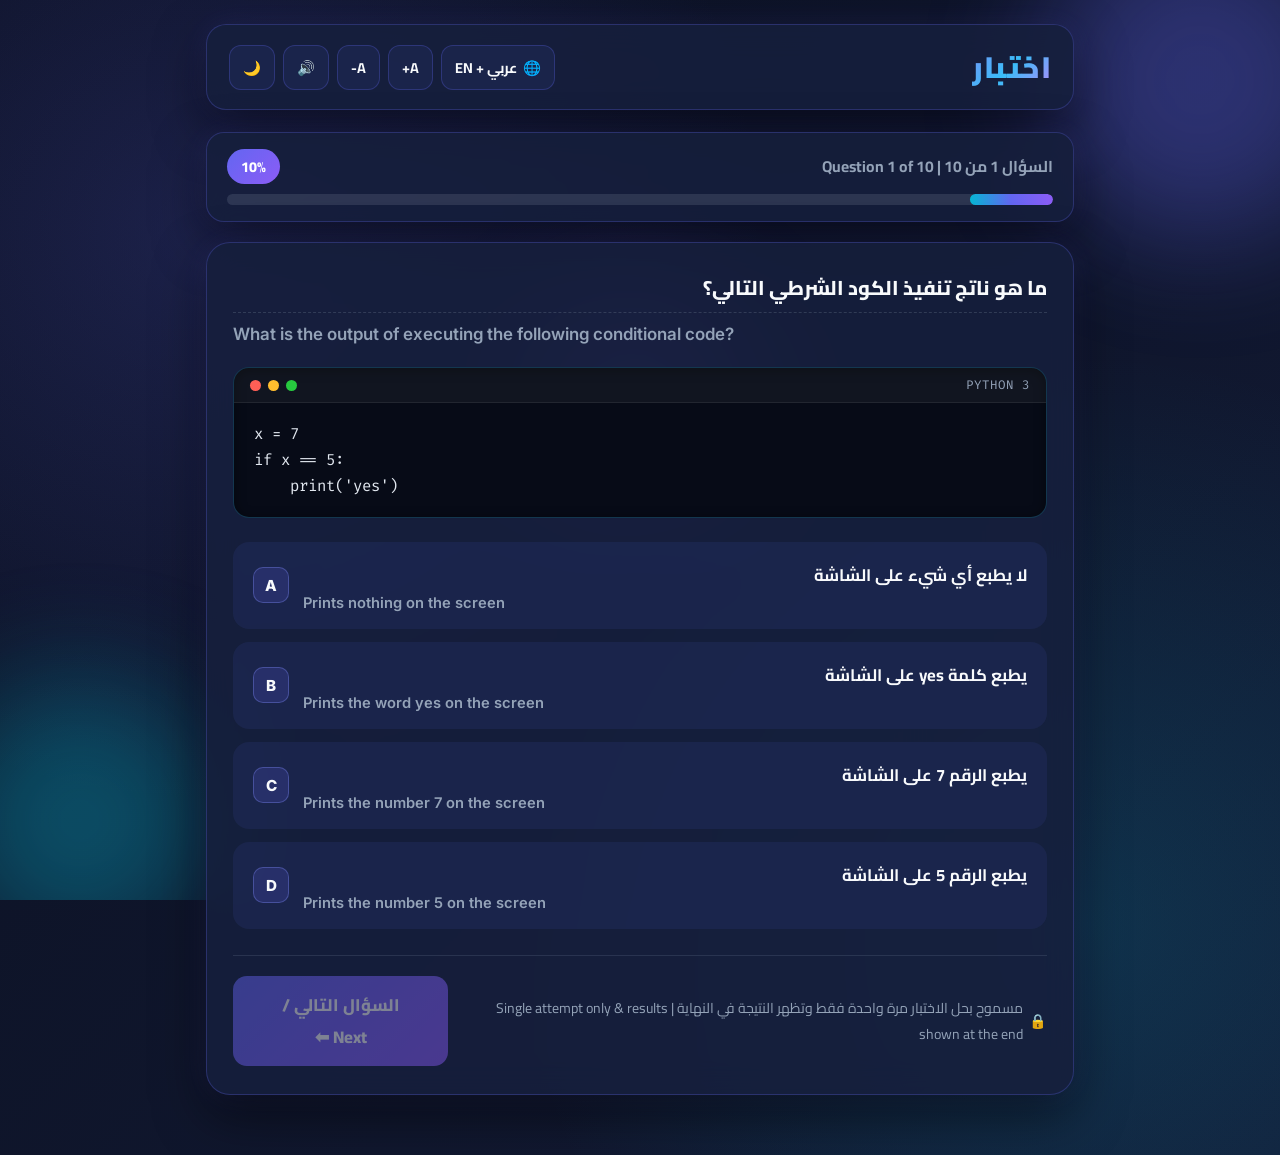
<file: test2.html>
<!DOCTYPE html>
<html lang="ar" dir="rtl">
<head>
  <meta charset="UTF-8" />
  <meta name="viewport" content="width=device-width, initial-scale=1.0" />
  <title>اختبار</title>
  <link rel="preconnect" href="https://fonts.googleapis.com">
  <link rel="preconnect" href="https://fonts.gstatic.com" crossorigin>
  <link href="https://fonts.googleapis.com/css2?family=Cairo:wght@400;600;700;800;900&family=Fira+Code:wght@400;500;600&family=Inter:wght@400;600;700&display=swap" rel="stylesheet">
  <style>
    :root {
      --bg-primary: #0b1021;
      --bg-secondary: #131b36;
      --card-bg: rgba(22, 31, 61, 0.88);
      --card-border: rgba(99, 102, 241, 0.28);
      --text-main: #f8fafc;
      --text-muted: #94a3b8;
      --accent-1: #6366f1;
      --accent-2: #8b5cf6;
      --accent-3: #06b6d4;
      --option-bg: rgba(30, 41, 82, 0.72);
      --option-hover: rgba(51, 65, 122, 0.88);
      --option-selected: rgba(99, 102, 241, 0.28);
      --option-selected-border: #818cf8;
      --code-bg: #070b17;
      --code-border: rgba(56, 189, 248, 0.25);
      --success: #10b981;
      --danger: #ef4444;
      --font-scale: 1;
      --shadow-glow: 0 20px 50px rgba(0, 0, 0, 0.5), 0 0 30px rgba(99, 102, 241, 0.15);
    }

    [data-theme="light"] {
      --bg-primary: #f1f5f9;
      --bg-secondary: #e2e8f0;
      --card-bg: rgba(255, 255, 255, 0.95);
      --card-border: rgba(99, 102, 241, 0.25);
      --text-main: #0f172a;
      --text-muted: #475569;
      --accent-1: #4f46e5;
      --accent-2: #7c3aed;
      --accent-3: #0284c7;
      --option-bg: #f8fafc;
      --option-hover: #eef2ff;
      --option-selected: #e0e7ff;
      --option-selected-border: #4f46e5;
      --code-bg: #0f172a;
      --code-border: #334155;
      --shadow-glow: 0 15px 35px rgba(15, 23, 42, 0.08), 0 0 20px rgba(79, 70, 229, 0.08);
    }

    * {
      box-sizing: border-box;
      margin: 0;
      padding: 0;
    }

    body {
      font-family: 'Cairo', 'Inter', sans-serif;
      background: radial-gradient(circle at 15% 20%, rgba(99, 102, 241, 0.18), transparent 40%),
                  radial-gradient(circle at 85% 80%, rgba(6, 182, 212, 0.16), transparent 40%),
                  linear-gradient(135deg, var(--bg-primary), var(--bg-secondary));
      color: var(--text-main);
      min-height: 100vh;
      overflow-x: hidden;
      position: relative;
      transition: background 0.35s ease, color 0.35s ease;
    }

    .bg-orbs {
      position: fixed;
      inset: 0;
      pointer-events: none;
      z-index: 0;
      overflow: hidden;
    }

    .orb {
      position: absolute;
      border-radius: 50%;
      filter: blur(60px);
      opacity: 0.35;
      animation: floatOrb 14s infinite ease-in-out alternate;
    }

    .orb-1 {
      width: 320px;
      height: 320px;
      background: var(--accent-1);
      top: -80px;
      right: -80px;
    }

    .orb-2 {
      width: 280px;
      height: 280px;
      background: var(--accent-3);
      bottom: -60px;
      left: -60px;
      animation-delay: -5s;
    }

    .orb-3 {
      width: 220px;
      height: 220px;
      background: var(--accent-2);
      top: 45%;
      left: 50%;
      transform: translate(-50%, -50%);
      animation-delay: -9s;
    }

    @keyframes floatOrb {
      0% { transform: translate(0, 0) scale(1); }
      100% { transform: translate(30px, -35px) scale(1.12); }
    }

    .app-container {
      position: relative;
      z-index: 1;
      max-width: 900px;
      margin: 0 auto;
      padding: 24px 16px 60px;
    }

    .top-bar {
      display: flex;
      align-items: center;
      justify-content: space-between;
      margin-bottom: 22px;
      padding: 14px 22px;
      background: var(--card-bg);
      border: 1px solid var(--card-border);
      border-radius: 20px;
      backdrop-filter: blur(16px);
      box-shadow: var(--shadow-glow);
      flex-wrap: wrap;
      gap: 12px;
    }

    .main-title {
      font-size: calc(1.85rem * var(--font-scale));
      font-weight: 900;
      background: linear-gradient(135deg, #818cf8, #38bdf8, #c084fc);
      -webkit-background-clip: text;
      -webkit-text-fill-color: transparent;
      letter-spacing: 0.5px;
    }

    .toolbar-controls {
      display: flex;
      align-items: center;
      gap: 8px;
      flex-wrap: wrap;
    }

    .tool-btn {
      background: var(--option-bg);
      color: var(--text-main);
      border: 1px solid var(--card-border);
      padding: 8px 13px;
      border-radius: 12px;
      font-family: inherit;
      font-size: 0.9rem;
      font-weight: 700;
      cursor: pointer;
      transition: all 0.2s ease;
      display: inline-flex;
      align-items: center;
      gap: 6px;
    }

    .tool-btn:hover {
      background: var(--option-hover);
      transform: translateY(-2px);
      border-color: var(--accent-1);
    }

    .progress-wrapper {
      margin-bottom: 20px;
      background: var(--card-bg);
      border: 1px solid var(--card-border);
      border-radius: 18px;
      padding: 16px 20px;
      backdrop-filter: blur(12px);
      box-shadow: var(--shadow-glow);
    }

    .progress-info {
      display: flex;
      justify-content: space-between;
      align-items: center;
      margin-bottom: 10px;
      font-weight: 700;
      font-size: calc(0.98rem * var(--font-scale));
      color: var(--text-muted);
    }

    .progress-badge {
      background: linear-gradient(135deg, var(--accent-1), var(--accent-2));
      color: #fff;
      padding: 4px 14px;
      border-radius: 999px;
      font-size: 0.9rem;
      font-weight: 800;
    }

    .progress-track {
      width: 100%;
      height: 11px;
      background: rgba(148, 163, 184, 0.18);
      border-radius: 999px;
      overflow: hidden;
    }

    .progress-fill {
      height: 100%;
      width: 10%;
      background: linear-gradient(90deg, var(--accent-3), var(--accent-1), var(--accent-2));
      border-radius: 999px;
      transition: width 0.45s cubic-bezier(0.22, 1, 0.36, 1);
    }

    .quiz-card {
      background: var(--card-bg);
      border: 1px solid var(--card-border);
      border-radius: 24px;
      padding: 28px 26px;
      backdrop-filter: blur(16px);
      box-shadow: var(--shadow-glow);
      animation: cardSlideIn 0.42s cubic-bezier(0.22, 1, 0.36, 1);
    }

    @keyframes cardSlideIn {
      from {
        opacity: 0;
        transform: translateY(18px) scale(0.985);
      }
      to {
        opacity: 1;
        transform: translateY(0) scale(1);
      }
    }

    .question-box {
      margin-bottom: 20px;
    }

    .q-ar {
      font-size: calc(1.25rem * var(--font-scale));
      font-weight: 800;
      line-height: 1.65;
      color: var(--text-main);
      margin-bottom: 8px;
      text-align: right;
      direction: rtl;
    }

    .q-en {
      font-family: 'Inter', 'Cairo', sans-serif;
      font-size: calc(1.06rem * var(--font-scale));
      font-weight: 600;
      line-height: 1.55;
      color: var(--text-muted);
      text-align: left;
      direction: ltr;
      padding-top: 8px;
      border-top: 1px dashed rgba(148, 163, 184, 0.22);
    }

    .code-container {
      background: var(--code-bg);
      border: 1px solid var(--code-border);
      border-radius: 16px;
      margin: 18px 0 24px;
      overflow: hidden;
      direction: ltr;
      text-align: left;
      box-shadow: inset 0 2px 12px rgba(0, 0, 0, 0.45);
    }

    .code-header {
      display: flex;
      align-items: center;
      justify-content: space-between;
      padding: 9px 16px;
      background: rgba(255, 255, 255, 0.04);
      border-bottom: 1px solid rgba(255, 255, 255, 0.07);
    }

    .window-dots {
      display: flex;
      gap: 7px;
    }

    .dot {
      width: 11px;
      height: 11px;
      border-radius: 50%;
    }
    .dot.red { background: #ff5f56; }
    .dot.yellow { background: #ffbd2e; }
    .dot.green { background: #27c93f; }

    .code-lang {
      font-family: 'Fira Code', monospace;
      font-size: 0.78rem;
      color: #94a3b8;
      text-transform: uppercase;
      letter-spacing: 1px;
    }

    pre.code-snippet {
      padding: 18px 20px;
      overflow-x: auto;
      font-family: 'Fira Code', monospace;
      font-size: calc(0.98rem * var(--font-scale));
      line-height: 1.65;
      color: #e2e8f0;
      margin: 0;
    }

    .options-grid {
      display: grid;
      grid-template-columns: 1fr;
      gap: 13px;
      margin-bottom: 26px;
    }

    .option-btn {
      width: 100%;
      background: var(--option-bg);
      border: 2px solid transparent;
      border-radius: 16px;
      padding: 15px 18px;
      color: var(--text-main);
      font-family: inherit;
      font-size: calc(1.04rem * var(--font-scale));
      font-weight: 700;
      cursor: pointer;
      display: flex;
      align-items: center;
      justify-content: space-between;
      gap: 14px;
      transition: all 0.22s cubic-bezier(0.22, 1, 0.36, 1);
      text-align: right;
    }

    .option-btn:hover {
      background: var(--option-hover);
      transform: translateX(-4px);
      border-color: rgba(129, 140, 248, 0.45);
    }

    .option-btn.selected {
      background: var(--option-selected);
      border-color: var(--option-selected-border);
      box-shadow: 0 0 20px rgba(99, 102, 241, 0.25);
      transform: scale(1.01);
    }

    .option-letter {
      width: 36px;
      height: 36px;
      min-width: 36px;
      border-radius: 10px;
      background: rgba(99, 102, 241, 0.18);
      border: 1px solid rgba(129, 140, 248, 0.35);
      color: var(--text-main);
      display: flex;
      align-items: center;
      justify-content: center;
      font-family: 'Inter', sans-serif;
      font-weight: 800;
      font-size: 0.95rem;
      transition: all 0.2s ease;
    }

    .option-btn.selected .option-letter {
      background: linear-gradient(135deg, var(--accent-1), var(--accent-2));
      color: #fff;
      border-color: transparent;
    }

    .option-content {
      flex: 1;
      display: flex;
      flex-direction: column;
      gap: 3px;
    }

    .opt-ar {
      direction: rtl;
      text-align: right;
    }

    .opt-en {
      direction: ltr;
      text-align: left;
      font-family: 'Inter', 'Cairo', sans-serif;
      font-size: calc(0.92rem * var(--font-scale));
      color: var(--text-muted);
      font-weight: 600;
    }

    .opt-code {
      direction: ltr;
      text-align: left;
      font-family: 'Fira Code', monospace;
      font-size: calc(1rem * var(--font-scale));
      font-weight: 600;
    }

    .quiz-footer {
      display: flex;
      justify-content: space-between;
      align-items: center;
      gap: 12px;
      border-top: 1px solid rgba(148, 163, 184, 0.16);
      padding-top: 20px;
    }

    .lock-note {
      font-size: 0.88rem;
      color: var(--text-muted);
      display: flex;
      align-items: center;
      gap: 6px;
    }

    .next-btn {
      background: linear-gradient(135deg, var(--accent-1), var(--accent-2));
      color: #ffffff;
      border: none;
      padding: 13px 30px;
      border-radius: 14px;
      font-family: inherit;
      font-size: calc(1.05rem * var(--font-scale));
      font-weight: 800;
      cursor: pointer;
      transition: all 0.25s ease;
      box-shadow: 0 8px 22px rgba(99, 102, 241, 0.35);
    }

    .next-btn:hover:not(:disabled) {
      transform: translateY(-2px);
      box-shadow: 0 12px 28px rgba(99, 102, 241, 0.5);
    }

    .next-btn:disabled {
      opacity: 0.45;
      cursor: not-allowed;
      box-shadow: none;
    }

    .results-screen {
      display: none;
      animation: cardSlideIn 0.5s ease;
    }

    .score-hero {
      text-align: center;
      background: var(--card-bg);
      border: 1px solid var(--card-border);
      border-radius: 24px;
      padding: 36px 24px;
      margin-bottom: 24px;
      box-shadow: var(--shadow-glow);
    }

    .score-circle {
      width: 155px;
      height: 155px;
      border-radius: 50%;
      margin: 0 auto 20px;
      background: conic-gradient(var(--accent-1) var(--score-deg, 0deg), rgba(148, 163, 184, 0.18) 0deg);
      display: flex;
      align-items: center;
      justify-content: center;
      position: relative;
      box-shadow: 0 0 35px rgba(99, 102, 241, 0.3);
    }

    .score-circle::before {
      content: "";
      position: absolute;
      inset: 12px;
      background: var(--bg-secondary);
      border-radius: 50%;
    }

    .score-value {
      position: relative;
      z-index: 1;
      font-size: 2.1rem;
      font-weight: 900;
      font-family: 'Inter', sans-serif;
    }

    .stats-row {
      display: flex;
      justify-content: center;
      gap: 16px;
      flex-wrap: wrap;
      margin-top: 20px;
    }

    .stat-pill {
      padding: 10px 20px;
      border-radius: 14px;
      font-weight: 800;
      font-size: 0.98rem;
      background: var(--option-bg);
      border: 1px solid var(--card-border);
    }

    .stat-pill.correct-pill {
      color: #34d399;
      border-color: rgba(16, 185, 129, 0.35);
    }

    .stat-pill.wrong-pill {
      color: #f87171;
      border-color: rgba(239, 68, 68, 0.35);
    }

    .single-attempt-banner {
      display: inline-flex;
      align-items: center;
      gap: 8px;
      margin-top: 18px;
      padding: 10px 20px;
      border-radius: 999px;
      background: rgba(245, 158, 11, 0.14);
      border: 1px solid rgba(245, 158, 11, 0.4);
      color: #fbbf24;
      font-weight: 800;
      font-size: 0.92rem;
    }

    [data-theme="light"] .single-attempt-banner {
      background: rgba(245, 158, 11, 0.12);
      color: #b45309;
    }

    .filter-bar {
      display: flex;
      gap: 10px;
      margin-bottom: 18px;
      flex-wrap: wrap;
    }

    .filter-tab {
      background: var(--card-bg);
      color: var(--text-main);
      border: 1px solid var(--card-border);
      padding: 9px 18px;
      border-radius: 12px;
      font-family: inherit;
      font-weight: 700;
      cursor: pointer;
      transition: all 0.2s ease;
    }

    .filter-tab.active {
      background: linear-gradient(135deg, var(--accent-1), var(--accent-2));
      color: #fff;
      border-color: transparent;
    }

    .review-list {
      display: flex;
      flex-direction: column;
      gap: 16px;
    }

    .review-item {
      background: var(--card-bg);
      border: 1px solid var(--card-border);
      border-radius: 20px;
      padding: 22px;
      box-shadow: var(--shadow-glow);
    }

    .review-item.is-correct {
      border-right: 6px solid var(--success);
    }

    .review-item.is-wrong {
      border-right: 6px solid var(--danger);
    }

    .review-header {
      display: flex;
      justify-content: space-between;
      align-items: center;
      margin-bottom: 12px;
      gap: 10px;
    }

    .status-tag {
      padding: 4px 12px;
      border-radius: 999px;
      font-size: 0.85rem;
      font-weight: 800;
    }

    .status-tag.ok {
      background: rgba(16, 185, 129, 0.18);
      color: #34d399;
    }

    .status-tag.err {
      background: rgba(239, 68, 68, 0.18);
      color: #f87171;
    }

    .review-answers {
      display: grid;
      grid-template-columns: repeat(auto-fit, minmax(240px, 1fr));
      gap: 12px;
      margin-top: 14px;
    }

    .ans-box {
      padding: 12px 15px;
      border-radius: 12px;
      background: var(--option-bg);
      font-size: 0.95rem;
    }

    .ans-box.student-wrong {
      border: 1px solid rgba(239, 68, 68, 0.45);
    }

    .ans-box.right-ans {
      border: 1px solid rgba(16, 185, 129, 0.45);
    }

    .ans-label {
      font-size: 0.8rem;
      color: var(--text-muted);
      margin-bottom: 4px;
      font-weight: 700;
    }

    .explanation-box {
      margin-top: 14px;
      padding: 12px 16px;
      border-radius: 12px;
      background: rgba(99, 102, 241, 0.1);
      border: 1px dashed rgba(129, 140, 248, 0.35);
      font-size: 0.92rem;
      line-height: 1.6;
    }

    @media (max-width: 640px) {
      .quiz-card {
        padding: 20px 16px;
      }
      .quiz-footer {
        flex-direction: column-reverse;
        align-items: stretch;
      }
      .next-btn {
        width: 100%;
      }
    }
  </style>
</head>
<body>
  <div class="bg-orbs">
    <div class="orb orb-1"></div>
    <div class="orb orb-2"></div>
    <div class="orb orb-3"></div>
  </div>

  <div class="app-container">
    <header class="top-bar">
      <h1 class="main-title">اختبار</h1>
      <div class="toolbar-controls">
        <button type="button" class="tool-btn" id="langModeBtn" title="تبديل عرض اللغة / Language View">
          <span>🌐</span>
          <span id="langModeLabel">عربي + EN</span>
        </button>
        <button type="button" class="tool-btn" id="fontPlusBtn" title="تكبير الخط">A+</button>
        <button type="button" class="tool-btn" id="fontMinusBtn" title="تصغير الخط">A-</button>
        <button type="button" class="tool-btn" id="soundToggleBtn" title="الصوت">🔊</button>
        <button type="button" class="tool-btn" id="themeToggleBtn" title="المظهر">🌙</button>
      </div>
    </header>

    <main id="quizSection">
      <div class="progress-wrapper">
        <div class="progress-info">
          <span id="progressText">السؤال 1 من 10 | Question 1 of 10</span>
          <span class="progress-badge" id="progressPercent">10%</span>
        </div>
        <div class="progress-track">
          <div class="progress-fill" id="progressBar"></div>
        </div>
      </div>

      <section class="quiz-card" id="questionCard">
        <div class="question-box">
          <div class="q-ar" id="qTextAr"></div>
          <div class="q-en" id="qTextEn"></div>
        </div>

        <div class="code-container" id="codeContainer">
          <div class="code-header">
            <div class="window-dots">
              <span class="dot red"></span>
              <span class="dot yellow"></span>
              <span class="dot green"></span>
            </div>
            <span class="code-lang">Python 3</span>
          </div>
          <pre class="code-snippet" id="qCode"></pre>
        </div>

        <div class="options-grid" id="optionsGrid"></div>

        <div class="quiz-footer">
          <div class="lock-note" id="lockNote">
            <span>🔒</span>
            <span>مسموح بحل الاختبار مرة واحدة فقط وتظهر النتيجة في النهاية | Single attempt only & results shown at the end</span>
          </div>
          <button type="button" class="next-btn" id="nextBtn" disabled>
            السؤال التالي / Next ⬅
          </button>
        </div>
      </section>
    </main>

    <section class="results-screen" id="resultsSection">
      <div class="score-hero">
        <div class="score-circle" id="scoreCircle">
          <span class="score-value" id="scoreValue">0 / 10</span>
        </div>
        <h2 id="scoreHeadline" style="font-size: 1.55rem; margin-bottom: 6px;"></h2>
        <p id="scoreSubtext" style="color: var(--text-muted); font-size: 1rem;"></p>

        <div class="stats-row">
          <div class="stat-pill correct-pill" id="correctCountPill">إجابات صحيحة: 0</div>
          <div class="stat-pill wrong-pill" id="wrongCountPill">إجابات خاطئة: 0</div>
          <div class="stat-pill" id="percentPill">النسبة: 0%</div>
        </div>

        <div class="single-attempt-banner" id="attemptLockBanner">
          <span>🔒</span>
          <span>تم تسليم الاختبار نهائياً — مسموح بحل الاختبار مرة واحدة فقط | Attempt Locked (Single Attempt Only)</span>
        </div>
      </div>

      <div class="filter-bar">
        <button type="button" class="filter-tab active" data-filter="all">جميع الأسئلة (10) / All</button>
        <button type="button" class="filter-tab" data-filter="wrong">الإجابات الخاطئة فقط / Mistakes</button>
        <button type="button" class="filter-tab" data-filter="correct">الإجابات الصحيحة فقط / Correct</button>
      </div>

      <div class="review-list" id="reviewList"></div>
    </section>
  </div>

  <script>
    const questions = [
      {
        ar: "ما هو ناتج تنفيذ الكود الشرطي التالي؟",
        en: "What is the output of executing the following conditional code?",
        code: "x = 7\nif x == 5:\n    print('yes')",
        isCodeOptions: false,
        options: [
          { ar: "لا يطبع أي شيء على الشاشة", en: "Prints nothing on the screen" },
          { ar: "يطبع كلمة yes على الشاشة", en: "Prints the word yes on the screen" },
          { ar: "يطبع الرقم 7 على الشاشة", en: "Prints the number 7 on the screen" },
          { ar: "يطبع الرقم 5 على الشاشة", en: "Prints the number 5 on the screen" }
        ],
        correct: 0,
        expAr: "الشرط x == 5 غير متحقق لأن قيمة x هي 7، ولا توجد جملة else، لذلك لا يطبع البرنامج أي شيء.",
        expEn: "Since x is 7, the condition x == 5 is False, and with no else branch, nothing is printed."
      },
      {
        ar: "ماذا سيطبع الكود التالي عند تشغيله؟",
        en: "What will the following code print when executed?",
        code: "x = 5\nif x == 3:\n    print('yes')\nelse:\n    print('no')",
        isCodeOptions: true,
        options: [
          { ar: "yes", en: "yes" },
          { ar: "no", en: "no" },
          { ar: "5", en: "5" },
          { ar: "3", en: "3" }
        ],
        correct: 1,
        expAr: "بما أن x تساوي 5 فإن الشرط x == 3 خاطئ، فينتقل التنفيذ إلى فرع else ويطبع no.",
        expEn: "Because x equals 5, the condition x == 3 is False, so the else branch executes and prints no."
      },
      {
        ar: "ما هو نوع البيانات للرقم 0 في الكود التالي؟",
        en: "What is the data type of the number 0 in the following code?",
        code: "x = 0",
        isCodeOptions: true,
        options: [
          { ar: "float", en: "float" },
          { ar: "string", en: "string" },
          { ar: "integer", en: "integer" },
          { ar: "boolean", en: "boolean" }
        ],
        correct: 2,
        expAr: "الرقم 0 بدون علامة عشرية أو علامات تنصيص ينتمي إلى الأعداد الصحيحة (integer).",
        expEn: "The number 0 without a decimal point or quotes is an integer."
      },
      {
        ar: "إذا أدخل المستخدم 4 ثم 6 بدون استخدام دالة int() كما في الكود التالي، فما الناتج؟",
        en: "If the user enters 4 then 6 without using int() as in the following code, what is the output?",
        code: "n1 = input('Enter a number: ')\nn2 = input('Enter a number: ')\nprint(n1 + n2)",
        isCodeOptions: true,
        options: [
          { ar: "10", en: "10" },
          { ar: "24", en: "24" },
          { ar: "4 + 6", en: "4 + 6" },
          { ar: "46", en: "46" }
        ],
        correct: 3,
        expAr: "دالة input() ترجع نصوصاً، وعلامة + بين نصين تقوم بدمجهما بجانب بعضهما ('4' + '6' = '46').",
        expEn: "input() returns strings, and the + operator concatenates two strings side by side ('4' + '6' = '46')."
      },
      {
        ar: "ما هو الحرف الذي سيطبعه الكود التالي؟",
        en: "Which character will the following code print?",
        code: "name = 'ahmed'\nprint(name[0])",
        isCodeOptions: true,
        options: [
          { ar: "a", en: "a" },
          { ar: "h", en: "h" },
          { ar: "m", en: "m" },
          { ar: "d", en: "d" }
        ],
        correct: 0,
        expAr: "الفهرس [0] يشير دائماً إلى الحرف الأول من اليسار في النص، وهو الحرف a.",
        expEn: "Index [0] always refers to the very first character of the string, which is 'a'."
      },
      {
        ar: "ما هو الرقم الذي سيطبعه الكود التالي؟",
        en: "What number will the following code print?",
        code: "name = 'kareem'\nprint(len(name))",
        isCodeOptions: true,
        options: [
          { ar: "5", en: "5" },
          { ar: "6", en: "6" },
          { ar: "7", en: "7" },
          { ar: "4", en: "4" }
        ],
        correct: 1,
        expAr: "دالة len() تحسب عدد حروف النص، وكلمة kareem تتكون من 6 حروف.",
        expEn: "The len() function counts the characters in the string; 'kareem' has 6 characters."
      },
      {
        ar: "ما هو الاسم الذي سيطبعه الكود التالي من القائمة؟",
        en: "Which name will the following code print from the list?",
        code: "students = ['Nourseen', 'Youssef', 'Hamza', 'Kareem']\nprint(students[2])",
        isCodeOptions: true,
        options: [
          { ar: "Nourseen", en: "Nourseen" },
          { ar: "Youssef", en: "Youssef" },
          { ar: "Hamza", en: "Hamza" },
          { ar: "Kareem", en: "Kareem" }
        ],
        correct: 2,
        expAr: "ترقيم عناصر القائمة يبدأ من 0: الفهرس 0 هو Nourseen، و1 هو Youssef، و2 هو Hamza.",
        expEn: "List indexing starts at 0: index 0 is Nourseen, 1 is Youssef, and 2 is Hamza."
      },
      {
        ar: "ماذا سيطبع الكود التالي عند استخدام الفهرس [-1] مع القائمة؟",
        en: "What will the following code print when using index [-1] with the list?",
        code: "students = ['Nourseen', 'Youssef', 'Hamza', 'Kareem']\nprint(students[-1])",
        isCodeOptions: true,
        options: [
          { ar: "Nourseen", en: "Nourseen" },
          { ar: "Youssef", en: "Youssef" },
          { ar: "Hamza", en: "Hamza" },
          { ar: "Kareem", en: "Kareem" }
        ],
        correct: 3,
        expAr: "الفهرس [-1] يجلب العنصر الأخير من القائمة مباشرة وهو Kareem.",
        expEn: "Index [-1] directly accesses the last element of the list, which is Kareem."
      },
      {
        ar: "ما السمة الأساسية لنوع البيانات tuple كما في الكود التالي؟",
        en: "What is the main characteristic of the tuple data type shown in the code?",
        code: "students = ('ali', 'omar', 'ahmed')\nprint(students)",
        isCodeOptions: false,
        options: [
          { ar: "عناصره ثابتة لا يمكن تعديلها بعد إنشائها", en: "Its items cannot be modified after creation" },
          { ar: "عناصره لا يمكن طباعتها باستخدام دالة print", en: "Its items cannot be printed using print" },
          { ar: "عناصره تقبل تخزين الأرقام الصحيحة فقط", en: "Its items accept storing whole numbers only" },
          { ar: "عناصره تحذف العنصر الأخير تلقائياً عند الطباعة", en: "Its items automatically delete the last element" }
        ],
        correct: 0,
        expAr: "الـ tuple يُكتب بأقواس دائرية () وتكون عناصره غير قابلة للتعديل أو الحذف بعد إنشائه (Immutable).",
        expEn: "A tuple uses parentheses () and is immutable, meaning its elements cannot be changed after creation."
      },
      {
        ar: "ما هو ناتج تنفيذ الكود التالي عندما تكون قيمة x تساوي 10؟",
        en: "What is the output of the following code when x equals 10?",
        code: "x = 10\nif x == 3:\n    print('yes')\nelif x == 5:\n    print('hello')\nelif x == 7:\n    print('welcome')\nelse:\n    print('goodbye')",
        isCodeOptions: true,
        options: [
          { ar: "yes", en: "yes" },
          { ar: "goodbye", en: "goodbye" },
          { ar: "welcome", en: "welcome" },
          { ar: "hello", en: "hello" }
        ],
        correct: 1,
        expAr: "بما أن قيمة x هي 10 ولا تساوي 3 أو 5 أو 7، يتم تنفيذ جملة else الأخيرة وتطبع goodbye.",
        expEn: "Since x is 10 and matches none of the if/elif conditions (3, 5, or 7), the final else block runs and prints goodbye."
      }
    ];

    const STORAGE_KEY = 'python_quiz_extra_10_single_attempt_v1';
    let currentIndex = 0;
    const userAnswers = new Array(questions.length).fill(null);
    let isQuizCompleted = false;
    let langMode = 'both';
    let fontScale = 1;
    let soundEnabled = true;
    let currentFilter = 'all';
    let audioCtx = null;

    function saveQuizState() {
      try {
        const payload = {
          currentIndex: currentIndex,
          userAnswers: userAnswers,
          completed: isQuizCompleted
        };
        localStorage.setItem(STORAGE_KEY, JSON.stringify(payload));
      } catch (e) {
        // Ignore storage errors
      }
    }

    function loadQuizState() {
      try {
        const raw = localStorage.getItem(STORAGE_KEY);
        if (!raw) return;
        const data = JSON.parse(raw);
        if (data && Array.isArray(data.userAnswers) && data.userAnswers.length === questions.length) {
          for (let i = 0; i < questions.length; i++) {
            userAnswers[i] = data.userAnswers[i];
          }
        }
        if (data && typeof data.currentIndex === 'number') {
          currentIndex = Math.min(Math.max(0, data.currentIndex), questions.length - 1);
        }
        if (data && data.completed === true) {
          isQuizCompleted = true;
        }
      } catch (e) {
        // Ignore storage errors
      }
    }

    function playTone(freq = 520, duration = 0.08, type = 'sine') {
      if (!soundEnabled) return;
      try {
        if (!audioCtx) {
          const AudioContextClass = window.AudioContext || window.webkitAudioContext;
          if (AudioContextClass) audioCtx = new AudioContextClass();
        }
        if (!audioCtx) return;
        if (audioCtx.state === 'suspended') audioCtx.resume();
        const osc = audioCtx.createOscillator();
        const gain = audioCtx.createGain();
        osc.type = type;
        osc.frequency.setValueAtTime(freq, audioCtx.currentTime);
        gain.gain.setValueAtTime(0.08, audioCtx.currentTime);
        gain.gain.exponentialRampToValueAtTime(0.001, audioCtx.currentTime + duration);
        osc.connect(gain);
        gain.connect(audioCtx.destination);
        osc.start();
        osc.stop(audioCtx.currentTime + duration);
      } catch (e) {
        // Ignore audio errors
      }
    }

    function renderQuestion() {
      const q = questions[currentIndex];
      const total = questions.length;
      const pct = Math.round(((currentIndex + 1) / total) * 100);

      document.getElementById('progressText').textContent =
        `السؤال ${currentIndex + 1} من ${total} | Question ${currentIndex + 1} of ${total}`;
      document.getElementById('progressPercent').textContent = `${pct}%`;
      document.getElementById('progressBar').style.width = `${pct}%`;

      const qArEl = document.getElementById('qTextAr');
      const qEnEl = document.getElementById('qTextEn');
      qArEl.textContent = q.ar;
      qEnEl.textContent = q.en;

      qArEl.style.display = (langMode === 'en') ? 'none' : 'block';
      qEnEl.style.display = (langMode === 'ar') ? 'none' : 'block';
      qEnEl.style.borderTop = (langMode === 'both') ? '1px dashed rgba(148, 163, 184, 0.22)' : 'none';

      document.getElementById('qCode').textContent = q.code;

      const grid = document.getElementById('optionsGrid');
      grid.innerHTML = '';
      const letters = ['A', 'B', 'C', 'D'];

      q.options.forEach((opt, idx) => {
        const btn = document.createElement('button');
        btn.type = 'button';
        btn.className = 'option-btn' + (userAnswers[currentIndex] === idx ? ' selected' : '');

        const letterSpan = document.createElement('span');
        letterSpan.className = 'option-letter';
        letterSpan.textContent = letters[idx];

        const contentDiv = document.createElement('div');
        contentDiv.className = 'option-content';

        if (q.isCodeOptions) {
          const codeSpan = document.createElement('div');
          codeSpan.className = 'opt-code';
          codeSpan.textContent = opt.ar;
          contentDiv.appendChild(codeSpan);
        } else {
          if (langMode !== 'en') {
            const arSpan = document.createElement('div');
            arSpan.className = 'opt-ar';
            arSpan.textContent = opt.ar;
            contentDiv.appendChild(arSpan);
          }
          if (langMode !== 'ar') {
            const enSpan = document.createElement('div');
            enSpan.className = 'opt-en';
            enSpan.textContent = opt.en;
            contentDiv.appendChild(enSpan);
          }
        }

        btn.appendChild(contentDiv);
        btn.appendChild(letterSpan);

        btn.addEventListener('click', () => {
          if (isQuizCompleted) return;
          userAnswers[currentIndex] = idx;
          saveQuizState();
          playTone(580, 0.07, 'triangle');
          renderQuestion();
        });

        grid.appendChild(btn);
      });

      const nextBtn = document.getElementById('nextBtn');
      nextBtn.disabled = userAnswers[currentIndex] === null;
      if (currentIndex === total - 1) {
        nextBtn.textContent = 'تسليم الاختبار نهائياً وعرض النتيجة / Submit Final Attempt ✔';
      } else {
        nextBtn.textContent = 'السؤال التالي / Next ⬅';
      }
    }

    function triggerCardAnimation() {
      const card = document.getElementById('questionCard');
      card.style.animation = 'none';
      void card.offsetWidth;
      card.style.animation = 'cardSlideIn 0.42s cubic-bezier(0.22, 1, 0.36, 1)';
    }

    function showResults() {
      isQuizCompleted = true;
      saveQuizState();
      document.getElementById('quizSection').style.display = 'none';
      const resSec = document.getElementById('resultsSection');
      resSec.style.display = 'block';

      let correctCount = 0;
      questions.forEach((q, i) => {
        if (userAnswers[i] === q.correct) correctCount++;
      });

      const total = questions.length;
      const wrongCount = total - correctCount;
      const pct = Math.round((correctCount / total) * 100);
      const deg = Math.round((correctCount / total) * 360);

      document.getElementById('scoreCircle').style.setProperty('--score-deg', `${deg}deg`);
      document.getElementById('scoreValue').textContent = `${correctCount} / ${total}`;
      document.getElementById('correctCountPill').textContent = `إجابات صحيحة / Correct: ${correctCount}`;
      document.getElementById('wrongCountPill').textContent = `إجابات خاطئة / Wrong: ${wrongCount}`;
      document.getElementById('percentPill').textContent = `النسبة / Score: ${pct}%`;

      const headline = document.getElementById('scoreHeadline');
      const subtext = document.getElementById('scoreSubtext');
      if (pct >= 85) {
        headline.textContent = 'ممتاز جداً! أداء رائع 🌟 | Excellent Work!';
        subtext.textContent = 'لقد أتقنت أساسيات بايثون في هذا الاختبار بنجاح كبير.';
      } else if (pct >= 65) {
        headline.textContent = 'جيد جداً! 👏 | Very Good!';
        subtext.textContent = 'مستوى مميز، راجع الأسئلة بالأسفل لتثبيت جميع الأفكار.';
      } else {
        headline.textContent = 'بداية طيبة! راجع الإجابات بالأسفل 💡 | Keep Practicing!';
        subtext.textContent = 'تصفح تصحيح الأسئلة والشرح التفصيلي بالأسفل للاستفادة الكاملة.';
      }

      playTone(660, 0.12, 'sine');
      setTimeout(() => playTone(880, 0.18, 'sine'), 130);

      renderReviewList();
    }

    function renderReviewList() {
      const container = document.getElementById('reviewList');
      container.innerHTML = '';
      const letters = ['A', 'B', 'C', 'D'];

      questions.forEach((q, idx) => {
        const userChoice = userAnswers[idx];
        const isCorrect = userChoice === q.correct;

        if (currentFilter === 'correct' && !isCorrect) return;
        if (currentFilter === 'wrong' && isCorrect) return;

        const item = document.createElement('div');
        item.className = `review-item ${isCorrect ? 'is-correct' : 'is-wrong'}`;

        const userOpt = userChoice !== null ? q.options[userChoice] : { ar: 'لم يتم الاختيار', en: 'No answer' };
        const rightOpt = q.options[q.correct];

        const userText = (userChoice !== null)
          ? (q.isCodeOptions ? `${letters[userChoice]}: ${userOpt.ar}` : `${letters[userChoice]}: ${userOpt.ar} (${userOpt.en})`)
          : `${userOpt.ar} (${userOpt.en})`;

        const rightText = q.isCodeOptions
          ? `${letters[q.correct]}: ${rightOpt.ar}`
          : `${letters[q.correct]}: ${rightOpt.ar} (${rightOpt.en})`;

        item.innerHTML = `
          <div class="review-header">
            <strong>السؤال ${idx + 1} / Question ${idx + 1}</strong>
            <span class="status-tag ${isCorrect ? 'ok' : 'err'}">
              ${isCorrect ? '✔ إجابة صحيحة | Correct' : '✖ إجابة خاطئة | Incorrect'}
            </span>
          </div>
          <div class="q-ar" style="font-size: 1.08rem;">${escapeHtml(q.ar)}</div>
          <div class="q-en" style="font-size: 0.95rem; margin-bottom: 10px;">${escapeHtml(q.en)}</div>
          <div class="code-container" style="margin: 10px 0;">
            <pre class="code-snippet" style="padding: 12px 16px;">${escapeHtml(q.code)}</pre>
          </div>
          <div class="review-answers">
            <div class="ans-box ${isCorrect ? 'right-ans' : 'student-wrong'}">
              <div class="ans-label">إجابتك / Your Answer:</div>
              <div dir="auto" style="font-weight: 700;">${escapeHtml(userText)}</div>
            </div>
            <div class="ans-box right-ans">
              <div class="ans-label">الإجابة الصحيحة / Correct Answer:</div>
              <div dir="auto" style="font-weight: 700;">${escapeHtml(rightText)}</div>
            </div>
          </div>
          <div class="explanation-box">
            <div><strong>الشرح:</strong> ${escapeHtml(q.expAr)}</div>
            <div dir="ltr" style="margin-top: 4px; color: var(--text-muted);"><strong>Explanation:</strong> ${escapeHtml(q.expEn)}</div>
          </div>
        `;
        container.appendChild(item);
      });
    }

    function escapeHtml(str) {
      return String(str)
        .replace(/&/g, '&amp;')
        .replace(/</g, '&lt;')
        .replace(/>/g, '&gt;')
        .replace(/"/g, '&quot;');
    }

    document.getElementById('nextBtn').addEventListener('click', () => {
      if (isQuizCompleted || userAnswers[currentIndex] === null) return;
      if (currentIndex < questions.length - 1) {
        currentIndex++;
        saveQuizState();
        playTone(440, 0.08, 'sine');
        triggerCardAnimation();
        renderQuestion();
      } else {
        showResults();
      }
    });

    document.getElementById('langModeBtn').addEventListener('click', () => {
      if (langMode === 'both') {
        langMode = 'ar';
        document.getElementById('langModeLabel').textContent = 'عربي فقط';
      } else if (langMode === 'ar') {
        langMode = 'en';
        document.getElementById('langModeLabel').textContent = 'English Only';
      } else {
        langMode = 'both';
        document.getElementById('langModeLabel').textContent = 'عربي + EN';
      }
      renderQuestion();
    });

    document.getElementById('fontPlusBtn').addEventListener('click', () => {
      fontScale = Math.min(1.3, +(fontScale + 0.08).toFixed(2));
      document.documentElement.style.setProperty('--font-scale', fontScale);
    });

    document.getElementById('fontMinusBtn').addEventListener('click', () => {
      fontScale = Math.max(0.85, +(fontScale - 0.08).toFixed(2));
      document.documentElement.style.setProperty('--font-scale', fontScale);
    });

    document.getElementById('soundToggleBtn').addEventListener('click', (e) => {
      soundEnabled = !soundEnabled;
      e.currentTarget.textContent = soundEnabled ? '🔊' : '🔇';
    });

    document.getElementById('themeToggleBtn').addEventListener('click', (e) => {
      const root = document.documentElement;
      const isLight = root.getAttribute('data-theme') === 'light';
      if (isLight) {
        root.removeAttribute('data-theme');
        e.currentTarget.textContent = '🌙';
      } else {
        root.setAttribute('data-theme', 'light');
        e.currentTarget.textContent = '☀️';
      }
    });

    document.querySelectorAll('.filter-tab').forEach(btn => {
      btn.addEventListener('click', () => {
        document.querySelectorAll('.filter-tab').forEach(b => b.classList.remove('active'));
        btn.classList.add('active');
        currentFilter = btn.getAttribute('data-filter');
        renderReviewList();
      });
    });

    loadQuizState();
    if (isQuizCompleted) {
      showResults();
    } else {
      renderQuestion();
    }
  </script>
</body>
</html>
</file>
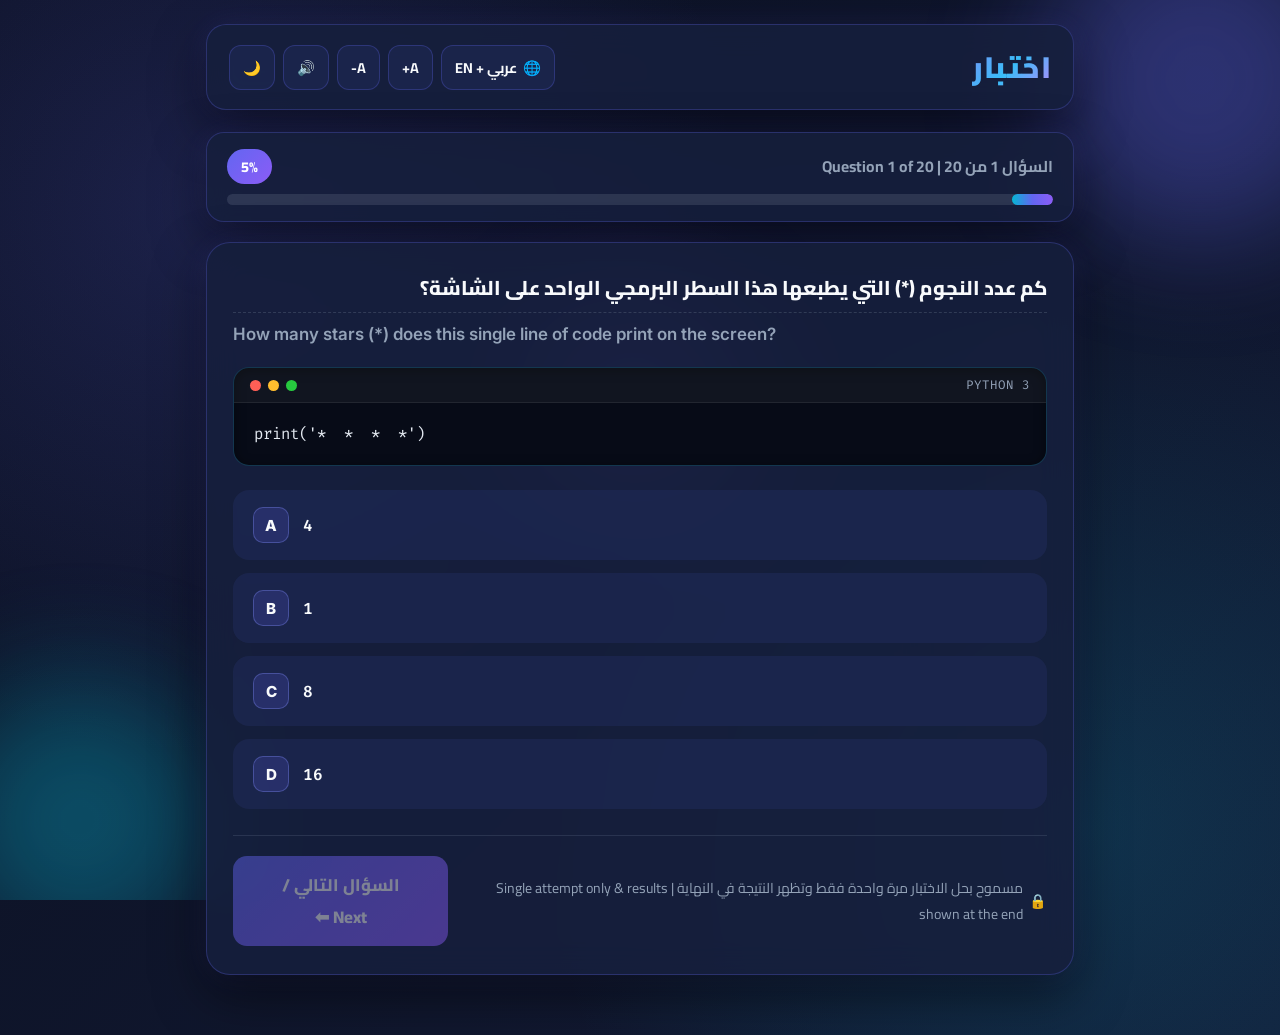
<file: test3.html>
<!DOCTYPE html>
<html lang="ar" dir="rtl">
<head>
  <meta charset="UTF-8" />
  <meta name="viewport" content="width=device-width, initial-scale=1.0" />
  <title>اختبار</title>
  <link rel="preconnect" href="https://fonts.googleapis.com">
  <link rel="preconnect" href="https://fonts.gstatic.com" crossorigin>
  <link href="https://fonts.googleapis.com/css2?family=Cairo:wght@400;600;700;800;900&family=Fira+Code:wght@400;500;600&family=Inter:wght@400;600;700&display=swap" rel="stylesheet">
  <style>
    :root {
      --bg-primary: #0b1021;
      --bg-secondary: #131b36;
      --card-bg: rgba(22, 31, 61, 0.88);
      --card-border: rgba(99, 102, 241, 0.28);
      --text-main: #f8fafc;
      --text-muted: #94a3b8;
      --accent-1: #6366f1;
      --accent-2: #8b5cf6;
      --accent-3: #06b6d4;
      --option-bg: rgba(30, 41, 82, 0.72);
      --option-hover: rgba(51, 65, 122, 0.88);
      --option-selected: rgba(99, 102, 241, 0.28);
      --option-selected-border: #818cf8;
      --code-bg: #070b17;
      --code-border: rgba(56, 189, 248, 0.25);
      --success: #10b981;
      --danger: #ef4444;
      --font-scale: 1;
      --shadow-glow: 0 20px 50px rgba(0, 0, 0, 0.5), 0 0 30px rgba(99, 102, 241, 0.15);
    }

    [data-theme="light"] {
      --bg-primary: #f1f5f9;
      --bg-secondary: #e2e8f0;
      --card-bg: rgba(255, 255, 255, 0.95);
      --card-border: rgba(99, 102, 241, 0.25);
      --text-main: #0f172a;
      --text-muted: #475569;
      --accent-1: #4f46e5;
      --accent-2: #7c3aed;
      --accent-3: #0284c7;
      --option-bg: #f8fafc;
      --option-hover: #eef2ff;
      --option-selected: #e0e7ff;
      --option-selected-border: #4f46e5;
      --code-bg: #0f172a;
      --code-border: #334155;
      --shadow-glow: 0 15px 35px rgba(15, 23, 42, 0.08), 0 0 20px rgba(79, 70, 229, 0.08);
    }

    * {
      box-sizing: border-box;
      margin: 0;
      padding: 0;
    }

    body {
      font-family: 'Cairo', 'Inter', sans-serif;
      background: radial-gradient(circle at 15% 20%, rgba(99, 102, 241, 0.18), transparent 40%),
                  radial-gradient(circle at 85% 80%, rgba(6, 182, 212, 0.16), transparent 40%),
                  linear-gradient(135deg, var(--bg-primary), var(--bg-secondary));
      color: var(--text-main);
      min-height: 100vh;
      overflow-x: hidden;
      position: relative;
      transition: background 0.35s ease, color 0.35s ease;
    }

    .bg-orbs {
      position: fixed;
      inset: 0;
      pointer-events: none;
      z-index: 0;
      overflow: hidden;
    }

    .orb {
      position: absolute;
      border-radius: 50%;
      filter: blur(60px);
      opacity: 0.35;
      animation: floatOrb 14s infinite ease-in-out alternate;
    }

    .orb-1 {
      width: 320px;
      height: 320px;
      background: var(--accent-1);
      top: -80px;
      right: -80px;
    }

    .orb-2 {
      width: 280px;
      height: 280px;
      background: var(--accent-3);
      bottom: -60px;
      left: -60px;
      animation-delay: -5s;
    }

    .orb-3 {
      width: 220px;
      height: 220px;
      background: var(--accent-2);
      top: 45%;
      left: 50%;
      transform: translate(-50%, -50%);
      animation-delay: -9s;
    }

    @keyframes floatOrb {
      0% { transform: translate(0, 0) scale(1); }
      100% { transform: translate(30px, -35px) scale(1.12); }
    }

    .app-container {
      position: relative;
      z-index: 1;
      max-width: 900px;
      margin: 0 auto;
      padding: 24px 16px 60px;
    }

    .top-bar {
      display: flex;
      align-items: center;
      justify-content: space-between;
      margin-bottom: 22px;
      padding: 14px 22px;
      background: var(--card-bg);
      border: 1px solid var(--card-border);
      border-radius: 20px;
      backdrop-filter: blur(16px);
      box-shadow: var(--shadow-glow);
      flex-wrap: wrap;
      gap: 12px;
    }

    .main-title {
      font-size: calc(1.85rem * var(--font-scale));
      font-weight: 900;
      background: linear-gradient(135deg, #818cf8, #38bdf8, #c084fc);
      -webkit-background-clip: text;
      -webkit-text-fill-color: transparent;
      letter-spacing: 0.5px;
    }

    .toolbar-controls {
      display: flex;
      align-items: center;
      gap: 8px;
      flex-wrap: wrap;
    }

    .tool-btn {
      background: var(--option-bg);
      color: var(--text-main);
      border: 1px solid var(--card-border);
      padding: 8px 13px;
      border-radius: 12px;
      font-family: inherit;
      font-size: 0.9rem;
      font-weight: 700;
      cursor: pointer;
      transition: all 0.2s ease;
      display: inline-flex;
      align-items: center;
      gap: 6px;
    }

    .tool-btn:hover {
      background: var(--option-hover);
      transform: translateY(-2px);
      border-color: var(--accent-1);
    }

    .progress-wrapper {
      margin-bottom: 20px;
      background: var(--card-bg);
      border: 1px solid var(--card-border);
      border-radius: 18px;
      padding: 16px 20px;
      backdrop-filter: blur(12px);
      box-shadow: var(--shadow-glow);
    }

    .progress-info {
      display: flex;
      justify-content: space-between;
      align-items: center;
      margin-bottom: 10px;
      font-weight: 700;
      font-size: calc(0.98rem * var(--font-scale));
      color: var(--text-muted);
    }

    .progress-badge {
      background: linear-gradient(135deg, var(--accent-1), var(--accent-2));
      color: #fff;
      padding: 4px 14px;
      border-radius: 999px;
      font-size: 0.9rem;
      font-weight: 800;
    }

    .progress-track {
      width: 100%;
      height: 11px;
      background: rgba(148, 163, 184, 0.18);
      border-radius: 999px;
      overflow: hidden;
    }

    .progress-fill {
      height: 100%;
      width: 5%;
      background: linear-gradient(90deg, var(--accent-3), var(--accent-1), var(--accent-2));
      border-radius: 999px;
      transition: width 0.45s cubic-bezier(0.22, 1, 0.36, 1);
    }

    .quiz-card {
      background: var(--card-bg);
      border: 1px solid var(--card-border);
      border-radius: 24px;
      padding: 28px 26px;
      backdrop-filter: blur(16px);
      box-shadow: var(--shadow-glow);
      animation: cardSlideIn 0.42s cubic-bezier(0.22, 1, 0.36, 1);
    }

    @keyframes cardSlideIn {
      from {
        opacity: 0;
        transform: translateY(18px) scale(0.985);
      }
      to {
        opacity: 1;
        transform: translateY(0) scale(1);
      }
    }

    .question-box {
      margin-bottom: 20px;
    }

    .q-ar {
      font-size: calc(1.25rem * var(--font-scale));
      font-weight: 800;
      line-height: 1.65;
      color: var(--text-main);
      margin-bottom: 8px;
      text-align: right;
      direction: rtl;
    }

    .q-en {
      font-family: 'Inter', 'Cairo', sans-serif;
      font-size: calc(1.06rem * var(--font-scale));
      font-weight: 600;
      line-height: 1.55;
      color: var(--text-muted);
      text-align: left;
      direction: ltr;
      padding-top: 8px;
      border-top: 1px dashed rgba(148, 163, 184, 0.22);
    }

    .code-container {
      background: var(--code-bg);
      border: 1px solid var(--code-border);
      border-radius: 16px;
      margin: 18px 0 24px;
      overflow: hidden;
      direction: ltr;
      text-align: left;
      box-shadow: inset 0 2px 12px rgba(0, 0, 0, 0.45);
    }

    .code-header {
      display: flex;
      align-items: center;
      justify-content: space-between;
      padding: 9px 16px;
      background: rgba(255, 255, 255, 0.04);
      border-bottom: 1px solid rgba(255, 255, 255, 0.07);
    }

    .window-dots {
      display: flex;
      gap: 7px;
    }

    .dot {
      width: 11px;
      height: 11px;
      border-radius: 50%;
    }
    .dot.red { background: #ff5f56; }
    .dot.yellow { background: #ffbd2e; }
    .dot.green { background: #27c93f; }

    .code-lang {
      font-family: 'Fira Code', monospace;
      font-size: 0.78rem;
      color: #94a3b8;
      text-transform: uppercase;
      letter-spacing: 1px;
    }

    pre.code-snippet {
      padding: 18px 20px;
      overflow-x: auto;
      font-family: 'Fira Code', monospace;
      font-size: calc(0.98rem * var(--font-scale));
      line-height: 1.65;
      color: #e2e8f0;
      margin: 0;
    }

    .options-grid {
      display: grid;
      grid-template-columns: 1fr;
      gap: 13px;
      margin-bottom: 26px;
    }

    .option-btn {
      width: 100%;
      background: var(--option-bg);
      border: 2px solid transparent;
      border-radius: 16px;
      padding: 15px 18px;
      color: var(--text-main);
      font-family: inherit;
      font-size: calc(1.04rem * var(--font-scale));
      font-weight: 700;
      cursor: pointer;
      display: flex;
      align-items: center;
      justify-content: space-between;
      gap: 14px;
      transition: all 0.22s cubic-bezier(0.22, 1, 0.36, 1);
      text-align: right;
    }

    .option-btn:hover {
      background: var(--option-hover);
      transform: translateX(-4px);
      border-color: rgba(129, 140, 248, 0.45);
    }

    .option-btn.selected {
      background: var(--option-selected);
      border-color: var(--option-selected-border);
      box-shadow: 0 0 20px rgba(99, 102, 241, 0.25);
      transform: scale(1.01);
    }

    .option-letter {
      width: 36px;
      height: 36px;
      min-width: 36px;
      border-radius: 10px;
      background: rgba(99, 102, 241, 0.18);
      border: 1px solid rgba(129, 140, 248, 0.35);
      color: var(--text-main);
      display: flex;
      align-items: center;
      justify-content: center;
      font-family: 'Inter', sans-serif;
      font-weight: 800;
      font-size: 0.95rem;
      transition: all 0.2s ease;
    }

    .option-btn.selected .option-letter {
      background: linear-gradient(135deg, var(--accent-1), var(--accent-2));
      color: #fff;
      border-color: transparent;
    }

    .option-content {
      flex: 1;
      display: flex;
      flex-direction: column;
      gap: 3px;
    }

    .opt-ar {
      direction: rtl;
      text-align: right;
    }

    .opt-en {
      direction: ltr;
      text-align: left;
      font-family: 'Inter', 'Cairo', sans-serif;
      font-size: calc(0.92rem * var(--font-scale));
      color: var(--text-muted);
      font-weight: 600;
    }

    .opt-code {
      direction: ltr;
      text-align: left;
      font-family: 'Fira Code', monospace;
      font-size: calc(1rem * var(--font-scale));
      font-weight: 600;
    }

    .quiz-footer {
      display: flex;
      justify-content: space-between;
      align-items: center;
      gap: 12px;
      border-top: 1px solid rgba(148, 163, 184, 0.16);
      padding-top: 20px;
    }

    .lock-note {
      font-size: 0.88rem;
      color: var(--text-muted);
      display: flex;
      align-items: center;
      gap: 6px;
    }

    .next-btn {
      background: linear-gradient(135deg, var(--accent-1), var(--accent-2));
      color: #ffffff;
      border: none;
      padding: 13px 30px;
      border-radius: 14px;
      font-family: inherit;
      font-size: calc(1.05rem * var(--font-scale));
      font-weight: 800;
      cursor: pointer;
      transition: all 0.25s ease;
      box-shadow: 0 8px 22px rgba(99, 102, 241, 0.35);
    }

    .next-btn:hover:not(:disabled) {
      transform: translateY(-2px);
      box-shadow: 0 12px 28px rgba(99, 102, 241, 0.5);
    }

    .next-btn:disabled {
      opacity: 0.45;
      cursor: not-allowed;
      box-shadow: none;
    }

    .results-screen {
      display: none;
      animation: cardSlideIn 0.5s ease;
    }

    .score-hero {
      text-align: center;
      background: var(--card-bg);
      border: 1px solid var(--card-border);
      border-radius: 24px;
      padding: 36px 24px;
      margin-bottom: 24px;
      box-shadow: var(--shadow-glow);
    }

    .score-circle {
      width: 155px;
      height: 155px;
      border-radius: 50%;
      margin: 0 auto 20px;
      background: conic-gradient(var(--accent-1) var(--score-deg, 0deg), rgba(148, 163, 184, 0.18) 0deg);
      display: flex;
      align-items: center;
      justify-content: center;
      position: relative;
      box-shadow: 0 0 35px rgba(99, 102, 241, 0.3);
    }

    .score-circle::before {
      content: "";
      position: absolute;
      inset: 12px;
      background: var(--bg-secondary);
      border-radius: 50%;
    }

    .score-value {
      position: relative;
      z-index: 1;
      font-size: 2.1rem;
      font-weight: 900;
      font-family: 'Inter', sans-serif;
    }

    .stats-row {
      display: flex;
      justify-content: center;
      gap: 16px;
      flex-wrap: wrap;
      margin-top: 20px;
    }

    .stat-pill {
      padding: 10px 20px;
      border-radius: 14px;
      font-weight: 800;
      font-size: 0.98rem;
      background: var(--option-bg);
      border: 1px solid var(--card-border);
    }

    .stat-pill.correct-pill {
      color: #34d399;
      border-color: rgba(16, 185, 129, 0.35);
    }

    .stat-pill.wrong-pill {
      color: #f87171;
      border-color: rgba(239, 68, 68, 0.35);
    }

    .single-attempt-banner {
      display: inline-flex;
      align-items: center;
      gap: 8px;
      margin-top: 18px;
      padding: 10px 20px;
      border-radius: 999px;
      background: rgba(245, 158, 11, 0.14);
      border: 1px solid rgba(245, 158, 11, 0.4);
      color: #fbbf24;
      font-weight: 800;
      font-size: 0.92rem;
    }

    [data-theme="light"] .single-attempt-banner {
      background: rgba(245, 158, 11, 0.12);
      color: #b45309;
    }

    .filter-bar {
      display: flex;
      gap: 10px;
      margin-bottom: 18px;
      flex-wrap: wrap;
    }

    .filter-tab {
      background: var(--card-bg);
      color: var(--text-main);
      border: 1px solid var(--card-border);
      padding: 9px 18px;
      border-radius: 12px;
      font-family: inherit;
      font-weight: 700;
      cursor: pointer;
      transition: all 0.2s ease;
    }

    .filter-tab.active {
      background: linear-gradient(135deg, var(--accent-1), var(--accent-2));
      color: #fff;
      border-color: transparent;
    }

    .review-list {
      display: flex;
      flex-direction: column;
      gap: 16px;
    }

    .review-item {
      background: var(--card-bg);
      border: 1px solid var(--card-border);
      border-radius: 20px;
      padding: 22px;
      box-shadow: var(--shadow-glow);
    }

    .review-item.is-correct {
      border-right: 6px solid var(--success);
    }

    .review-item.is-wrong {
      border-right: 6px solid var(--danger);
    }

    .review-header {
      display: flex;
      justify-content: space-between;
      align-items: center;
      margin-bottom: 12px;
      gap: 10px;
    }

    .status-tag {
      padding: 4px 12px;
      border-radius: 999px;
      font-size: 0.85rem;
      font-weight: 800;
    }

    .status-tag.ok {
      background: rgba(16, 185, 129, 0.18);
      color: #34d399;
    }

    .status-tag.err {
      background: rgba(239, 68, 68, 0.18);
      color: #f87171;
    }

    .review-answers {
      display: grid;
      grid-template-columns: repeat(auto-fit, minmax(240px, 1fr));
      gap: 12px;
      margin-top: 14px;
    }

    .ans-box {
      padding: 12px 15px;
      border-radius: 12px;
      background: var(--option-bg);
      font-size: 0.95rem;
    }

    .ans-box.student-wrong {
      border: 1px solid rgba(239, 68, 68, 0.45);
    }

    .ans-box.right-ans {
      border: 1px solid rgba(16, 185, 129, 0.45);
    }

    .ans-label {
      font-size: 0.8rem;
      color: var(--text-muted);
      margin-bottom: 4px;
      font-weight: 700;
    }

    .explanation-box {
      margin-top: 14px;
      padding: 12px 16px;
      border-radius: 12px;
      background: rgba(99, 102, 241, 0.1);
      border: 1px dashed rgba(129, 140, 248, 0.35);
      font-size: 0.92rem;
      line-height: 1.6;
    }

    @media (max-width: 640px) {
      .quiz-card {
        padding: 20px 16px;
      }
      .quiz-footer {
        flex-direction: column-reverse;
        align-items: stretch;
      }
      .next-btn {
        width: 100%;
      }
    }
  </style>
</head>
<body>
  <div class="bg-orbs">
    <div class="orb orb-1"></div>
    <div class="orb orb-2"></div>
    <div class="orb orb-3"></div>
  </div>

  <div class="app-container">
    <header class="top-bar">
      <h1 class="main-title">اختبار</h1>
      <div class="toolbar-controls">
        <button type="button" class="tool-btn" id="langModeBtn" title="تبديل عرض اللغة / Language View">
          <span>🌐</span>
          <span id="langModeLabel">عربي + EN</span>
        </button>
        <button type="button" class="tool-btn" id="fontPlusBtn" title="تكبير الخط">A+</button>
        <button type="button" class="tool-btn" id="fontMinusBtn" title="تصغير الخط">A-</button>
        <button type="button" class="tool-btn" id="soundToggleBtn" title="الصوت">🔊</button>
        <button type="button" class="tool-btn" id="themeToggleBtn" title="المظهر">🌙</button>
      </div>
    </header>

    <main id="quizSection">
      <div class="progress-wrapper">
        <div class="progress-info">
          <span id="progressText">السؤال 1 من 20 | Question 1 of 20</span>
          <span class="progress-badge" id="progressPercent">5%</span>
        </div>
        <div class="progress-track">
          <div class="progress-fill" id="progressBar"></div>
        </div>
      </div>

      <section class="quiz-card" id="questionCard">
        <div class="question-box">
          <div class="q-ar" id="qTextAr"></div>
          <div class="q-en" id="qTextEn"></div>
        </div>

        <div class="code-container" id="codeContainer">
          <div class="code-header">
            <div class="window-dots">
              <span class="dot red"></span>
              <span class="dot yellow"></span>
              <span class="dot green"></span>
            </div>
            <span class="code-lang">Python 3</span>
          </div>
          <pre class="code-snippet" id="qCode"></pre>
        </div>

        <div class="options-grid" id="optionsGrid"></div>

        <div class="quiz-footer">
          <div class="lock-note" id="lockNote">
            <span>🔒</span>
            <span>مسموح بحل الاختبار مرة واحدة فقط وتظهر النتيجة في النهاية | Single attempt only & results shown at the end</span>
          </div>
          <button type="button" class="next-btn" id="nextBtn" disabled>
            السؤال التالي / Next ⬅
          </button>
        </div>
      </section>
    </main>

    <section class="results-screen" id="resultsSection">
      <div class="score-hero">
        <div class="score-circle" id="scoreCircle">
          <span class="score-value" id="scoreValue">0 / 20</span>
        </div>
        <h2 id="scoreHeadline" style="font-size: 1.55rem; margin-bottom: 6px;"></h2>
        <p id="scoreSubtext" style="color: var(--text-muted); font-size: 1rem;"></p>

        <div class="stats-row">
          <div class="stat-pill correct-pill" id="correctCountPill">إجابات صحيحة: 0</div>
          <div class="stat-pill wrong-pill" id="wrongCountPill">إجابات خاطئة: 0</div>
          <div class="stat-pill" id="percentPill">النسبة: 0%</div>
        </div>

        <div class="single-attempt-banner" id="attemptLockBanner">
          <span>🔒</span>
          <span>تم تسليم الاختبار نهائياً — مسموح بحل الاختبار مرة واحدة فقط | Attempt Locked (Single Attempt Only)</span>
        </div>
      </div>

      <div class="filter-bar">
        <button type="button" class="filter-tab active" data-filter="all">جميع الأسئلة (20) / All</button>
        <button type="button" class="filter-tab" data-filter="wrong">الإجابات الخاطئة فقط / Mistakes</button>
        <button type="button" class="filter-tab" data-filter="correct">الإجابات الصحيحة فقط / Correct</button>
      </div>

      <div class="review-list" id="reviewList"></div>
    </section>
  </div>

  <script>
    const questions = [
      {
        ar: "كم عدد النجوم (*) التي يطبعها هذا السطر البرمجي الواحد على الشاشة؟",
        en: "How many stars (*) does this single line of code print on the screen?",
        code: "print('*  *  *  *')",
        isCodeOptions: true,
        options: [
          { ar: "4", en: "4" },
          { ar: "1", en: "1" },
          { ar: "8", en: "8" },
          { ar: "16", en: "16" }
        ],
        correct: 0,
        expAr: "النص الموجود داخل دالة print يحتوي على 4 نجوم تفصل بينها مسافات، فيطبع 4 نجوم في سطر واحد.",
        expEn: "The string inside print contains 4 stars separated by spaces, so it prints 4 stars on one line."
      },
      {
        ar: "ما هو نوع البيانات للقيم السالبة الموجودة في الكود التالي؟",
        en: "What is the data type of the negative values in the following code?",
        code: "x = -2\ny = -3",
        isCodeOptions: true,
        options: [
          { ar: "float", en: "float" },
          { ar: "integer", en: "integer" },
          { ar: "string", en: "string" },
          { ar: "boolean", en: "boolean" }
        ],
        correct: 1,
        expAr: "الأرقام السالبة التي لا تحتوي على فاصلة عشرية مثل -2 و -3 هي أعداد صحيحة (integer).",
        expEn: "Negative whole numbers without a decimal point, such as -2 and -3, are integers."
      },
      {
        ar: "ما هو نوع البيانات للقيمة المخزنة في المتغير x بسبب وجود علامات التنصيص؟",
        en: "What is the data type of the value stored in variable x due to the quotation marks?",
        code: "x = \"False\"",
        isCodeOptions: true,
        options: [
          { ar: "boolean", en: "boolean" },
          { ar: "integer", en: "integer" },
          { ar: "string", en: "string" },
          { ar: "float", en: "float" }
        ],
        correct: 2,
        expAr: "بمجرد وضع أي كلمة حتى لو كانت False داخل علامات تنصيص \"\" فإن بايثون يتعامل معها كنص (string).",
        expEn: "Enclosing any word, even False, inside quotation marks \"\" makes Python treat it as a string."
      },
      {
        ar: "ماذا سيطبع الكود التالي بعد تحديث قيمة المتغير name؟",
        en: "What will the following code print after updating the value of variable name?",
        code: "name = 'nourseen'\nname = 'hamza'\nprint(name)",
        isCodeOptions: true,
        options: [
          { ar: "nourseen", en: "nourseen" },
          { ar: "name", en: "name" },
          { ar: "nourseen hamza", en: "nourseen hamza" },
          { ar: "hamza", en: "hamza" }
        ],
        correct: 3,
        expAr: "المتغير يحتفظ بآخر قيمة تم إسنادها إليه، وآخر قيمة للمتغير name قبل الطباعة هي hamza.",
        expEn: "A variable holds the most recent value assigned to it, which before printing is hamza."
      },
      {
        ar: "إذا كتب المستخدم كلمة Omar عند تشغيل الكود التالي، فما الناتج المطبوع؟",
        en: "If the user types Omar when running the following code, what is the printed output?",
        code: "name = input('Enter your name: ')\nprint('Hello ' + name)",
        isCodeOptions: true,
        options: [
          { ar: "Hello Omar", en: "Hello Omar" },
          { ar: "Hello name", en: "Hello name" },
          { ar: "Enter Omar", en: "Enter Omar" },
          { ar: "Omar Hello", en: "Omar Hello" }
        ],
        correct: 0,
        expAr: "يتم تخزين المدخل Omar داخل المتغير name ثم دمجه بعد كلمة 'Hello ' فيطبع Hello Omar.",
        expEn: "The input Omar is stored in variable name and concatenated after 'Hello ', printing Hello Omar."
      },
      {
        ar: "إذا أدخل المستخدم الرقم 15 ثم الرقم 20 في الكود التالي، فما هو الناتج؟",
        en: "If the user enters 15 and then 20 in the following code, what is the output?",
        code: "n1 = int(input('Enter a number: '))\nn2 = int(input('Enter a number: '))\nprint(n1 + n2)",
        isCodeOptions: true,
        options: [
          { ar: "1520", en: "1520" },
          { ar: "35", en: "35" },
          { ar: "5", en: "5" },
          { ar: "300", en: "300" }
        ],
        correct: 1,
        expAr: "لوجود دالة int() يتم تحويل المدخلات إلى أعداد صحيحة وجمعهما حسابياً: 15 + 20 = 35.",
        expEn: "Because of int(), both inputs are converted to integers and added mathematically: 15 + 20 = 35."
      },
      {
        ar: "ما هو ناتج تنفيذ الكود التالي بعد استخدام دالة replace؟",
        en: "What is the output of executing the following code after using replace?",
        code: "name = 'kareem'\nname = name.replace('e', 'i')\nprint(name)",
        isCodeOptions: true,
        options: [
          { ar: "kariem", en: "kariem" },
          { ar: "kareim", en: "kareim" },
          { ar: "kariim", en: "kariim" },
          { ar: "kareem", en: "kareem" }
        ],
        correct: 2,
        expAr: "دالة replace('e', 'i') تستبدل كل ظهور للحرف e بالحرف i في الكلمة، فتتحول kareem إلى kariim.",
        expEn: "replace('e', 'i') replaces every occurrence of 'e' with 'i' in the string, turning kareem into kariim."
      },
      {
        ar: "ما هو الناتج الذي سيطبعه الكود التالي؟",
        en: "What output will the following code print?",
        code: "name = 'hamza'\nname = name.upper()\nprint(name)",
        isCodeOptions: true,
        options: [
          { ar: "hamza", en: "hamza" },
          { ar: "Hamza", en: "Hamza" },
          { ar: "hAMZA", en: "hAMZA" },
          { ar: "HAMZA", en: "HAMZA" }
        ],
        correct: 3,
        expAr: "دالة upper() تحول جميع حروف الكلمة 'hamza' إلى الحروف الكبيرة فتطبع HAMZA.",
        expEn: "The upper() method converts all characters of 'hamza' to uppercase, printing HAMZA."
      },
      {
        ar: "ما هو الناتج الذي سيطبعه الكود التالي؟",
        en: "What output will the following code print?",
        code: "name = 'AHMED'\nname = name.lower()\nprint(name)",
        isCodeOptions: true,
        options: [
          { ar: "ahmed", en: "ahmed" },
          { ar: "AHMED", en: "AHMED" },
          { ar: "Ahmed", en: "Ahmed" },
          { ar: "aHMED", en: "aHMED" }
        ],
        correct: 0,
        expAr: "دالة lower() تحول جميع الحروف الكبيرة في 'AHMED' إلى حروف صغيرة فتطبع ahmed.",
        expEn: "The lower() method converts all uppercase letters in 'AHMED' to lowercase, printing ahmed."
      },
      {
        ar: "ما هو الحرف الموجود في الفهرس رقم 3 والذي سيطبعه الكود التالي؟",
        en: "Which character is at index 3 and will be printed by the following code?",
        code: "name = 'ahmed'\nprint(name[3])",
        isCodeOptions: true,
        options: [
          { ar: "m", en: "m" },
          { ar: "e", en: "e" },
          { ar: "d", en: "d" },
          { ar: "h", en: "h" }
        ],
        correct: 1,
        expAr: "الترقيم يبدأ من 0: الحرف a=0، وh=1، وm=2، وe=3، وd=4؛ إذن الفهرس 3 هو الحرف e.",
        expEn: "Indexing starts at 0: a=0, h=1, m=2, e=3, d=4; therefore index 3 is 'e'."
      },
      {
        ar: "ما هو ناتج اقتطاع النص في الكود التالي؟",
        en: "What is the output of the string slicing in the following code?",
        code: "name = 'ahmed'\nprint(name[0:2])",
        isCodeOptions: true,
        options: [
          { ar: "ahm", en: "ahm" },
          { ar: "hm", en: "hm" },
          { ar: "ah", en: "ah" },
          { ar: "a", en: "a" }
        ],
        correct: 2,
        expAr: "الاقتطاع [0:2] يأخذ الحرف عند الفهرس 0 وعند الفهرس 1 ويتوقف قبل 2، فيطبع ah.",
        expEn: "The slice [0:2] takes the characters at index 0 and index 1 and stops before 2, printing ah."
      },
      {
        ar: "ما هو الحرف الذي سيطبعه الكود التالي؟",
        en: "Which character will the following code print?",
        code: "name = 'youssef'\nprint(name[-1])",
        isCodeOptions: true,
        options: [
          { ar: "y", en: "y" },
          { ar: "e", en: "e" },
          { ar: "s", en: "s" },
          { ar: "f", en: "f" }
        ],
        correct: 3,
        expAr: "الفهرس [-1] يشير إلى آخر حرف في الكلمة 'youssef' وهو الحرف f.",
        expEn: "Index [-1] refers to the last character in 'youssef', which is 'f'."
      },
      {
        ar: "ما هو الرقم الذي سيطبعه الكود التالي؟",
        en: "What number will the following code print?",
        code: "name = 'ahmed'\nprint(len(name))",
        isCodeOptions: true,
        options: [
          { ar: "5", en: "5" },
          { ar: "4", en: "4" },
          { ar: "6", en: "6" },
          { ar: "3", en: "3" }
        ],
        correct: 0,
        expAr: "دالة len() تحسب عدد حروف الكلمة 'ahmed'، وهي تتكون من 5 حروف.",
        expEn: "The len() function counts the number of characters in 'ahmed', which is 5."
      },
      {
        ar: "ما هو الرقم الذي سيطبعه الكود التالي عند البحث عن مكان الحرف 'u'؟",
        en: "What number will the following code print when finding the index of 'u'?",
        code: "name = 'youssef'\nprint(name.index('u'))",
        isCodeOptions: true,
        options: [
          { ar: "3", en: "3" },
          { ar: "2", en: "2" },
          { ar: "1", en: "1" },
          { ar: "4", en: "4" }
        ],
        correct: 1,
        expAr: "في كلمة 'youssef'، الحرف y في الفهرس 0، والحرف o في الفهرس 1، والحرف u في الفهرس 2.",
        expEn: "In 'youssef', 'y' is at index 0, 'o' is at index 1, and 'u' is at index 2."
      },
      {
        ar: "ما الكلمة المفتاحية المستخدمة لاستدعاء مكتبة random في بداية الكود؟",
        en: "What keyword is used to include the random module at the start of the code?",
        code: "import random\nx = random.randint(1, 100)\nprint(x)",
        isCodeOptions: true,
        options: [
          { ar: "include", en: "include" },
          { ar: "using", en: "using" },
          { ar: "import", en: "import" },
          { ar: "input", en: "input" }
        ],
        correct: 2,
        expAr: "تُستخدم الكلمة المفتاحية import في لغة بايثون لاستدعاء المكتبات (Modules) مثل random.",
        expEn: "The import keyword is used in Python to load modules such as random."
      },
      {
        ar: "ما هو ناتج تنفيذ السطر البرمجي التالي؟",
        en: "What is the output of executing the following line of code?",
        code: "print('Ali ' * 3)",
        isCodeOptions: true,
        options: [
          { ar: "Ali 3", en: "Ali 3" },
          { ar: "AliAliAli", en: "AliAliAli" },
          { ar: "3 Ali", en: "3 Ali" },
          { ar: "Ali Ali Ali ", en: "Ali Ali Ali " }
        ],
        correct: 3,
        expAr: "النص 'Ali ' ينتهي بمسافة، وعند ضربه في 3 يتكرر النص مع المسافة ثلاث مرات: Ali Ali Ali .",
        expEn: "The string 'Ali ' includes a trailing space, so multiplying by 3 repeats it three times: Ali Ali Ali ."
      },
      {
        ar: "كيف ستصبح القائمة بعد تنفيذ التعديل في الكود التالي؟",
        en: "What will the list look like after executing the modification in the following code?",
        code: "students = ['Nourseen', 'Youssef', 'Hamza', 'Kareem']\nstudents[0] = 'Ali'\nprint(students)",
        isCodeOptions: true,
        options: [
          { ar: "['Ali', 'Youssef', 'Hamza', 'Kareem']", en: "['Ali', 'Youssef', 'Hamza', 'Kareem']" },
          { ar: "['Nourseen', 'Ali', 'Hamza', 'Kareem']", en: "['Nourseen', 'Ali', 'Hamza', 'Kareem']" },
          { ar: "['Ali', 'Nourseen', 'Youssef', 'Hamza', 'Kareem']", en: "['Ali', 'Nourseen', 'Youssef', 'Hamza', 'Kareem']" },
          { ar: "['Nourseen', 'Youssef', 'Hamza', 'Ali']", en: "['Nourseen', 'Youssef', 'Hamza', 'Ali']" }
        ],
        correct: 0,
        expAr: "الفهرس [0] يشير إلى العنصر الأول 'Nourseen'، فيتم استبداله بـ 'Ali'.",
        expEn: "Index [0] refers to the first element 'Nourseen', which gets replaced with 'Ali'."
      },
      {
        ar: "ما هو ناتج الكود التالي عند إدراج عنصر في الفهرس 0؟",
        en: "What is the output of the following code when inserting an item at index 0?",
        code: "students = ['ali', 'ahmed']\nstudents.insert(0, 'omar')\nprint(students)",
        isCodeOptions: true,
        options: [
          { ar: "['ali', 'omar', 'ahmed']", en: "['ali', 'omar', 'ahmed']" },
          { ar: "['omar', 'ali', 'ahmed']", en: "['omar', 'ali', 'ahmed']" },
          { ar: "['ali', 'ahmed', 'omar']", en: "['ali', 'ahmed', 'omar']" },
          { ar: "['omar', 'ahmed']", en: "['omar', 'ahmed']" }
        ],
        correct: 1,
        expAr: "دالة insert(0, 'omar') تضيف 'omar' في بداية القائمة عند الفهرس 0 بدون حذف أي عنصر.",
        expEn: "insert(0, 'omar') inserts 'omar' at the start of the list (index 0) without removing existing items."
      },
      {
        ar: "ما هو ناتج تنفيذ الكود الشرطي التالي عندما تكون x تساوي 9؟",
        en: "What is the output of executing the following conditional code when x equals 9?",
        code: "x = 9\nif x != 4:\n    print('yes')\nelse:\n    print('no')",
        isCodeOptions: true,
        options: [
          { ar: "no", en: "no" },
          { ar: "9", en: "9" },
          { ar: "yes", en: "yes" },
          { ar: "4", en: "4" }
        ],
        correct: 2,
        expAr: "الشرط x != 4 يتحقق لأن 9 بالفعل لا تساوي 4، فيتم تنفيذ جملة if وطباعة yes.",
        expEn: "The condition x != 4 is True because 9 is not equal to 4, so the if block runs and prints yes."
      },
      {
        ar: "ماذا سيطبع الكود التالي عند تحقق الشرطين مع الرابط المنطقي and؟",
        en: "What will the following code print when both conditions are met with the and operator?",
        code: "a = 5\nb = 9\nif a == 5 and b == 9:\n    print('yes')\nelse:\n    print('no')",
        isCodeOptions: true,
        options: [
          { ar: "no", en: "no" },
          { ar: "5", en: "5" },
          { ar: "9", en: "9" },
          { ar: "yes", en: "yes" }
        ],
        correct: 3,
        expAr: "بما أن الشرط الأول a == 5 صحيح والشرط الثاني b == 9 صحيح أيضاً، فإن تعبير and يكون صحيحاً ويطبع yes.",
        expEn: "Since both a == 5 and b == 9 are True, the 'and' condition evaluates to True and prints yes."
      }
    ];

    const STORAGE_KEY = 'python_quiz_extra_20_single_attempt_v1';
    let currentIndex = 0;
    const userAnswers = new Array(questions.length).fill(null);
    let isQuizCompleted = false;
    let langMode = 'both';
    let fontScale = 1;
    let soundEnabled = true;
    let currentFilter = 'all';
    let audioCtx = null;

    function saveQuizState() {
      try {
        const payload = {
          currentIndex: currentIndex,
          userAnswers: userAnswers,
          completed: isQuizCompleted
        };
        localStorage.setItem(STORAGE_KEY, JSON.stringify(payload));
      } catch (e) {
        // Ignore storage errors
      }
    }

    function loadQuizState() {
      try {
        const raw = localStorage.getItem(STORAGE_KEY);
        if (!raw) return;
        const data = JSON.parse(raw);
        if (data && Array.isArray(data.userAnswers) && data.userAnswers.length === questions.length) {
          for (let i = 0; i < questions.length; i++) {
            userAnswers[i] = data.userAnswers[i];
          }
        }
        if (data && typeof data.currentIndex === 'number') {
          currentIndex = Math.min(Math.max(0, data.currentIndex), questions.length - 1);
        }
        if (data && data.completed === true) {
          isQuizCompleted = true;
        }
      } catch (e) {
        // Ignore storage errors
      }
    }

    function playTone(freq = 520, duration = 0.08, type = 'sine') {
      if (!soundEnabled) return;
      try {
        if (!audioCtx) {
          const AudioContextClass = window.AudioContext || window.webkitAudioContext;
          if (AudioContextClass) audioCtx = new AudioContextClass();
        }
        if (!audioCtx) return;
        if (audioCtx.state === 'suspended') audioCtx.resume();
        const osc = audioCtx.createOscillator();
        const gain = audioCtx.createGain();
        osc.type = type;
        osc.frequency.setValueAtTime(freq, audioCtx.currentTime);
        gain.gain.setValueAtTime(0.08, audioCtx.currentTime);
        gain.gain.exponentialRampToValueAtTime(0.001, audioCtx.currentTime + duration);
        osc.connect(gain);
        gain.connect(audioCtx.destination);
        osc.start();
        osc.stop(audioCtx.currentTime + duration);
      } catch (e) {
        // Ignore audio errors
      }
    }

    function renderQuestion() {
      const q = questions[currentIndex];
      const total = questions.length;
      const pct = Math.round(((currentIndex + 1) / total) * 100);

      document.getElementById('progressText').textContent =
        `السؤال ${currentIndex + 1} من ${total} | Question ${currentIndex + 1} of ${total}`;
      document.getElementById('progressPercent').textContent = `${pct}%`;
      document.getElementById('progressBar').style.width = `${pct}%`;

      const qArEl = document.getElementById('qTextAr');
      const qEnEl = document.getElementById('qTextEn');
      qArEl.textContent = q.ar;
      qEnEl.textContent = q.en;

      qArEl.style.display = (langMode === 'en') ? 'none' : 'block';
      qEnEl.style.display = (langMode === 'ar') ? 'none' : 'block';
      qEnEl.style.borderTop = (langMode === 'both') ? '1px dashed rgba(148, 163, 184, 0.22)' : 'none';

      document.getElementById('qCode').textContent = q.code;

      const grid = document.getElementById('optionsGrid');
      grid.innerHTML = '';
      const letters = ['A', 'B', 'C', 'D'];

      q.options.forEach((opt, idx) => {
        const btn = document.createElement('button');
        btn.type = 'button';
        btn.className = 'option-btn' + (userAnswers[currentIndex] === idx ? ' selected' : '');

        const letterSpan = document.createElement('span');
        letterSpan.className = 'option-letter';
        letterSpan.textContent = letters[idx];

        const contentDiv = document.createElement('div');
        contentDiv.className = 'option-content';

        if (q.isCodeOptions) {
          const codeSpan = document.createElement('div');
          codeSpan.className = 'opt-code';
          codeSpan.textContent = opt.ar;
          contentDiv.appendChild(codeSpan);
        } else {
          if (langMode !== 'en') {
            const arSpan = document.createElement('div');
            arSpan.className = 'opt-ar';
            arSpan.textContent = opt.ar;
            contentDiv.appendChild(arSpan);
          }
          if (langMode !== 'ar') {
            const enSpan = document.createElement('div');
            enSpan.className = 'opt-en';
            enSpan.textContent = opt.en;
            contentDiv.appendChild(enSpan);
          }
        }

        btn.appendChild(contentDiv);
        btn.appendChild(letterSpan);

        btn.addEventListener('click', () => {
          if (isQuizCompleted) return;
          userAnswers[currentIndex] = idx;
          saveQuizState();
          playTone(580, 0.07, 'triangle');
          renderQuestion();
        });

        grid.appendChild(btn);
      });

      const nextBtn = document.getElementById('nextBtn');
      nextBtn.disabled = userAnswers[currentIndex] === null;
      if (currentIndex === total - 1) {
        nextBtn.textContent = 'تسليم الاختبار نهائياً وعرض النتيجة / Submit Final Attempt ✔';
      } else {
        nextBtn.textContent = 'السؤال التالي / Next ⬅';
      }
    }

    function triggerCardAnimation() {
      const card = document.getElementById('questionCard');
      card.style.animation = 'none';
      void card.offsetWidth;
      card.style.animation = 'cardSlideIn 0.42s cubic-bezier(0.22, 1, 0.36, 1)';
    }

    function showResults() {
      isQuizCompleted = true;
      saveQuizState();
      document.getElementById('quizSection').style.display = 'none';
      const resSec = document.getElementById('resultsSection');
      resSec.style.display = 'block';

      let correctCount = 0;
      questions.forEach((q, i) => {
        if (userAnswers[i] === q.correct) correctCount++;
      });

      const total = questions.length;
      const wrongCount = total - correctCount;
      const pct = Math.round((correctCount / total) * 100);
      const deg = Math.round((correctCount / total) * 360);

      document.getElementById('scoreCircle').style.setProperty('--score-deg', `${deg}deg`);
      document.getElementById('scoreValue').textContent = `${correctCount} / ${total}`;
      document.getElementById('correctCountPill').textContent = `إجابات صحيحة / Correct: ${correctCount}`;
      document.getElementById('wrongCountPill').textContent = `إجابات خاطئة / Wrong: ${wrongCount}`;
      document.getElementById('percentPill').textContent = `النسبة / Score: ${pct}%`;

      const headline = document.getElementById('scoreHeadline');
      const subtext = document.getElementById('scoreSubtext');
      if (pct >= 85) {
        headline.textContent = 'ممتاز جداً! أداء رائع 🌟 | Excellent Work!';
        subtext.textContent = 'لقد أتقنت أساسيات بايثون في هذا الاختبار بنجاح كبير.';
      } else if (pct >= 65) {
        headline.textContent = 'جيد جداً! 👏 | Very Good!';
        subtext.textContent = 'مستوى مميز، راجع الأسئلة بالأسفل لتثبيت جميع الأفكار.';
      } else {
        headline.textContent = 'بداية طيبة! راجع الإجابات بالأسفل 💡 | Keep Practicing!';
        subtext.textContent = 'تصفح تصحيح الأسئلة والشرح التفصيلي بالأسفل للاستفادة الكاملة.';
      }

      playTone(660, 0.12, 'sine');
      setTimeout(() => playTone(880, 0.18, 'sine'), 130);

      renderReviewList();
    }

    function renderReviewList() {
      const container = document.getElementById('reviewList');
      container.innerHTML = '';
      const letters = ['A', 'B', 'C', 'D'];

      questions.forEach((q, idx) => {
        const userChoice = userAnswers[idx];
        const isCorrect = userChoice === q.correct;

        if (currentFilter === 'correct' && !isCorrect) return;
        if (currentFilter === 'wrong' && isCorrect) return;

        const item = document.createElement('div');
        item.className = `review-item ${isCorrect ? 'is-correct' : 'is-wrong'}`;

        const userOpt = userChoice !== null ? q.options[userChoice] : { ar: 'لم يتم الاختيار', en: 'No answer' };
        const rightOpt = q.options[q.correct];

        const userText = (userChoice !== null)
          ? (q.isCodeOptions ? `${letters[userChoice]}: ${userOpt.ar}` : `${letters[userChoice]}: ${userOpt.ar} (${userOpt.en})`)
          : `${userOpt.ar} (${userOpt.en})`;

        const rightText = q.isCodeOptions
          ? `${letters[q.correct]}: ${rightOpt.ar}`
          : `${letters[q.correct]}: ${rightOpt.ar} (${rightOpt.en})`;

        item.innerHTML = `
          <div class="review-header">
            <strong>السؤال ${idx + 1} / Question ${idx + 1}</strong>
            <span class="status-tag ${isCorrect ? 'ok' : 'err'}">
              ${isCorrect ? '✔ إجابة صحيحة | Correct' : '✖ إجابة خاطئة | Incorrect'}
            </span>
          </div>
          <div class="q-ar" style="font-size: 1.08rem;">${escapeHtml(q.ar)}</div>
          <div class="q-en" style="font-size: 0.95rem; margin-bottom: 10px;">${escapeHtml(q.en)}</div>
          <div class="code-container" style="margin: 10px 0;">
            <pre class="code-snippet" style="padding: 12px 16px;">${escapeHtml(q.code)}</pre>
          </div>
          <div class="review-answers">
            <div class="ans-box ${isCorrect ? 'right-ans' : 'student-wrong'}">
              <div class="ans-label">إجابتك / Your Answer:</div>
              <div dir="auto" style="font-weight: 700;">${escapeHtml(userText)}</div>
            </div>
            <div class="ans-box right-ans">
              <div class="ans-label">الإجابة الصحيحة / Correct Answer:</div>
              <div dir="auto" style="font-weight: 700;">${escapeHtml(rightText)}</div>
            </div>
          </div>
          <div class="explanation-box">
            <div><strong>الشرح:</strong> ${escapeHtml(q.expAr)}</div>
            <div dir="ltr" style="margin-top: 4px; color: var(--text-muted);"><strong>Explanation:</strong> ${escapeHtml(q.expEn)}</div>
          </div>
        `;
        container.appendChild(item);
      });
    }

    function escapeHtml(str) {
      return String(str)
        .replace(/&/g, '&amp;')
        .replace(/</g, '&lt;')
        .replace(/>/g, '&gt;')
        .replace(/"/g, '&quot;');
    }

    document.getElementById('nextBtn').addEventListener('click', () => {
      if (isQuizCompleted || userAnswers[currentIndex] === null) return;
      if (currentIndex < questions.length - 1) {
        currentIndex++;
        saveQuizState();
        playTone(440, 0.08, 'sine');
        triggerCardAnimation();
        renderQuestion();
      } else {
        showResults();
      }
    });

    document.getElementById('langModeBtn').addEventListener('click', () => {
      if (langMode === 'both') {
        langMode = 'ar';
        document.getElementById('langModeLabel').textContent = 'عربي فقط';
      } else if (langMode === 'ar') {
        langMode = 'en';
        document.getElementById('langModeLabel').textContent = 'English Only';
      } else {
        langMode = 'both';
        document.getElementById('langModeLabel').textContent = 'عربي + EN';
      }
      renderQuestion();
    });

    document.getElementById('fontPlusBtn').addEventListener('click', () => {
      fontScale = Math.min(1.3, +(fontScale + 0.08).toFixed(2));
      document.documentElement.style.setProperty('--font-scale', fontScale);
    });

    document.getElementById('fontMinusBtn').addEventListener('click', () => {
      fontScale = Math.max(0.85, +(fontScale - 0.08).toFixed(2));
      document.documentElement.style.setProperty('--font-scale', fontScale);
    });

    document.getElementById('soundToggleBtn').addEventListener('click', (e) => {
      soundEnabled = !soundEnabled;
      e.currentTarget.textContent = soundEnabled ? '🔊' : '🔇';
    });

    document.getElementById('themeToggleBtn').addEventListener('click', (e) => {
      const root = document.documentElement;
      const isLight = root.getAttribute('data-theme') === 'light';
      if (isLight) {
        root.removeAttribute('data-theme');
        e.currentTarget.textContent = '🌙';
      } else {
        root.setAttribute('data-theme', 'light');
        e.currentTarget.textContent = '☀️';
      }
    });

    document.querySelectorAll('.filter-tab').forEach(btn => {
      btn.addEventListener('click', () => {
        document.querySelectorAll('.filter-tab').forEach(b => b.classList.remove('active'));
        btn.classList.add('active');
        currentFilter = btn.getAttribute('data-filter');
        renderReviewList();
      });
    });

    loadQuizState();
    if (isQuizCompleted) {
      showResults();
    } else {
      renderQuestion();
    }
  </script>
</body>
</html>
</file>
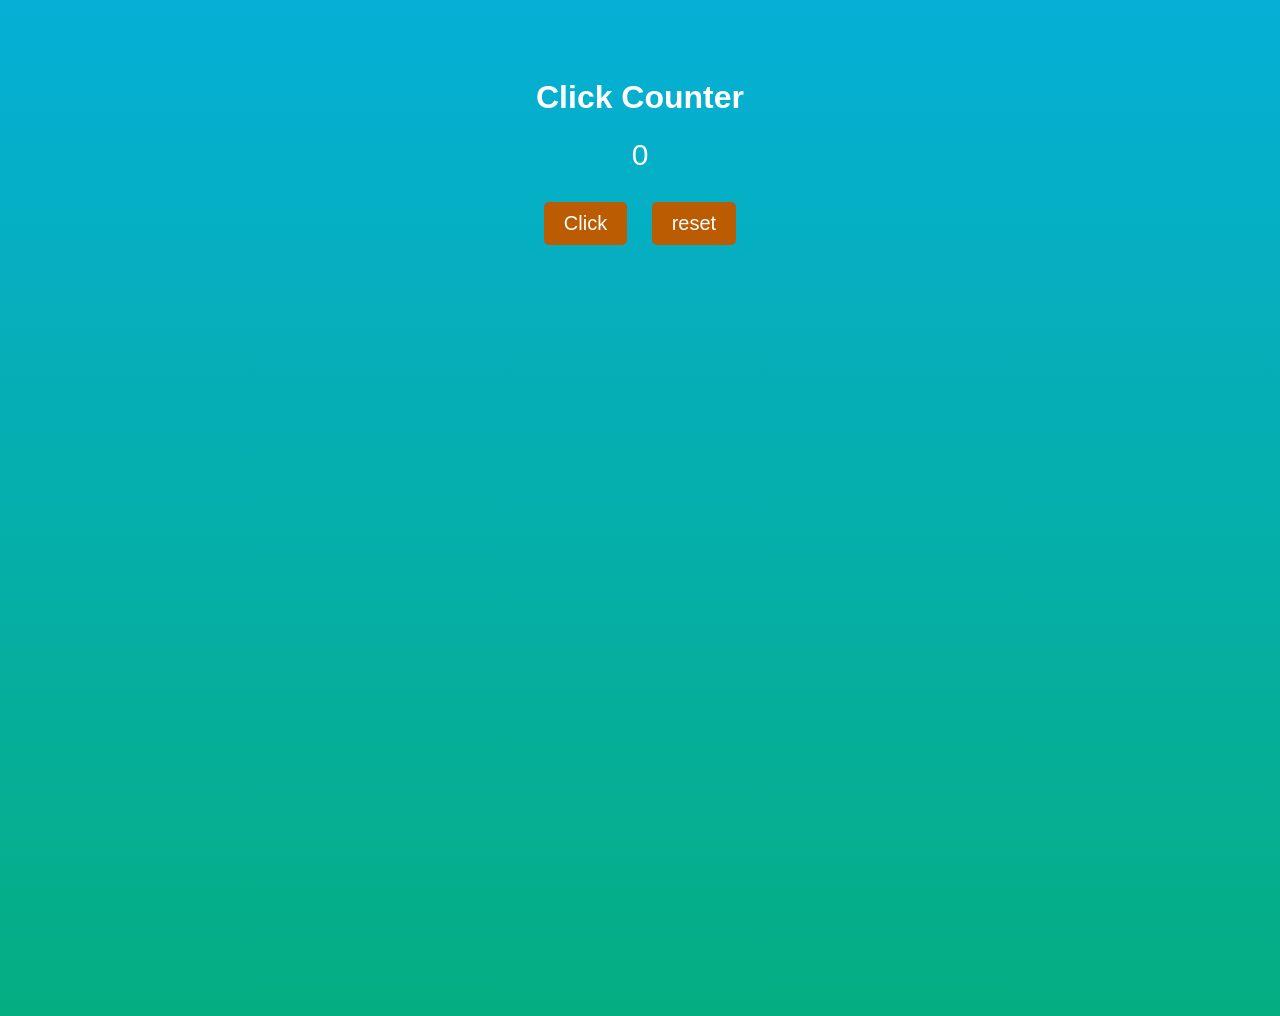
<file: New folder/assa.html>
<!DOCTYPE html>
<html lang="en">

<head>
    <meta charset="UTF-8">
    <meta name="viewport" content="width=device-width, initial-scale=1.0">
    <title>Document</title>
    <link rel="stylesheet" href="style.css">
</head>

<body>
    <h1>Click Counter</h1>
    <div id="counter">0</div>
    <button id="click">Click</button>
    <button id="reset">reset</button>

    <script src="script.js"></script>
</body>

</html>
</file>
<file: New folder/style.css>
body {
    font-family: 'Segoe UI', Tahoma, Geneva, Verdana, sans-serif;
    text-align: center;
    padding: 50px;
    background-image: linear-gradient(rgb(5, 175, 214), rgb(5, 174, 129));
    height: 100vh;
    color: white;
}

div {
    font-size: 30px;
    margin: 20px;
}

button {
    
    font-size: 20px;
    padding: 10px 20px;
    margin: 10px;
    border: none;
    border-radius: 5px;
    background-color: rgb(187, 92, 2);
    color: white;
    transition: 0.5s;
}

button:hover {
    background-color: rgb(153, 1, 1);
    scale: 1.1;
}

button:active {
    background-color: rgb(19, 5, 5);
}
</file>
